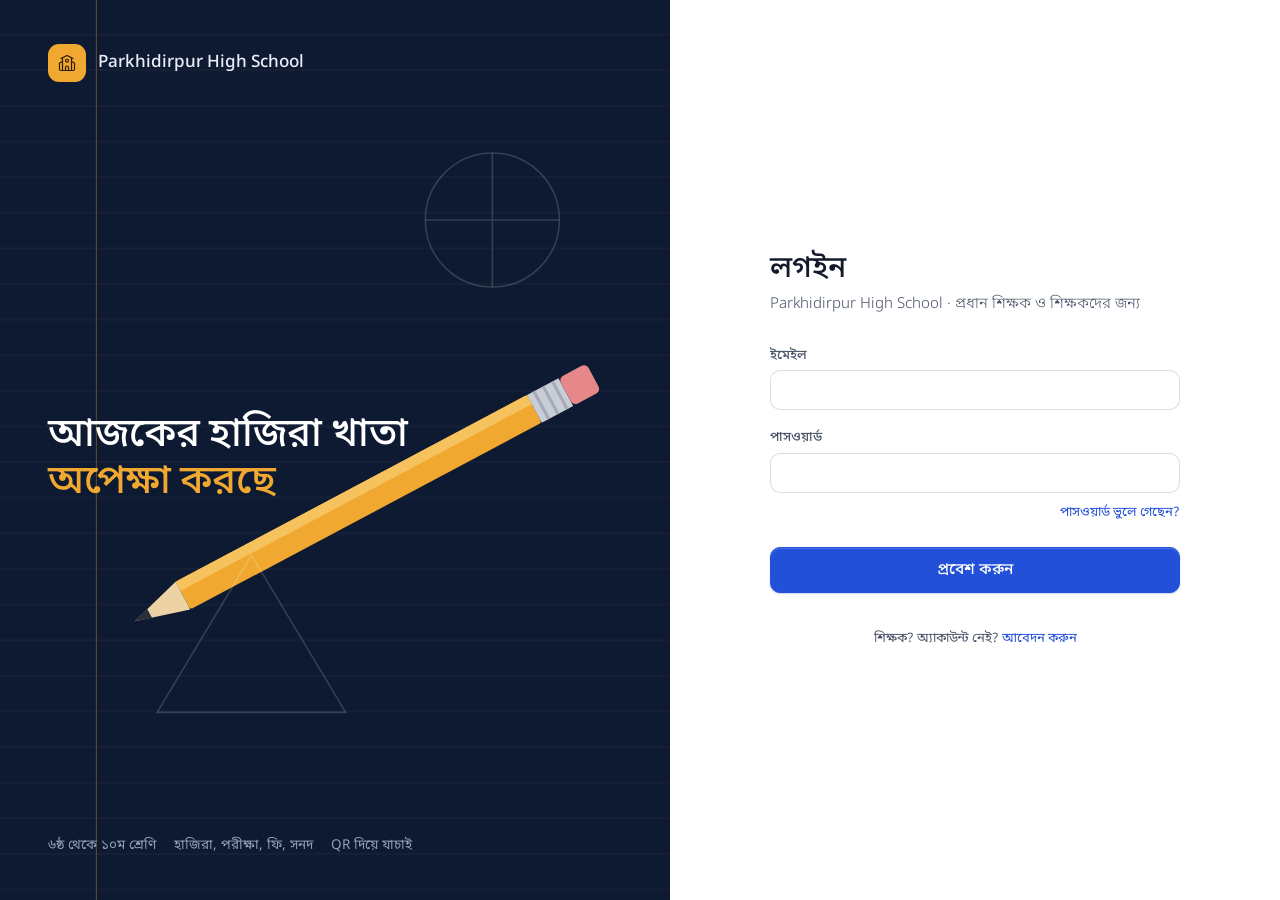
<file: hosting/index.html>
<!DOCTYPE html>
<html lang="bn">
<head>
<meta charset="utf-8">
<meta name="viewport" content="width=device-width, initial-scale=1">
<meta name="theme-color" content="#0e1a31">
<title>Parkhidirpur High School</title>
<link rel="preconnect" href="https://fonts.googleapis.com">
<link rel="preconnect" href="https://fonts.gstatic.com" crossorigin>
<link href="https://fonts.googleapis.com/css2?family=Noto+Sans+Bengali:wght@400;500;600&family=Noto+Serif+Bengali:wght@400;600&display=swap" rel="stylesheet">
<link rel="stylesheet" href="assets/app.css">
</head>
<body>
<div id="splash" class="splash"><div class="sp-mark"><svg class="sp-ring" viewBox="0 0 120 120"><circle cx="60" cy="60" r="54"/><circle class="arc" cx="60" cy="60" r="54"/></svg><div class="sp-logo" id="spLogo"></div></div><div class="sp-name" id="spName">Parkhidirpur High School</div><div class="sp-text">লোড হচ্ছে…</div></div>
<script>try{var b=JSON.parse(localStorage.getItem('sms_brand')||'null');if(b){if(b.name)document.getElementById('spName').textContent=b.name;var l=document.getElementById('spLogo');if(b.logo){var i=new Image();i.src=b.logo;l.appendChild(i)}else if(b.name){l.textContent=b.name.charAt(0)}}}catch(e){}</script>
<script src="assets/app.js"></script>
</body>
</html>
</file>
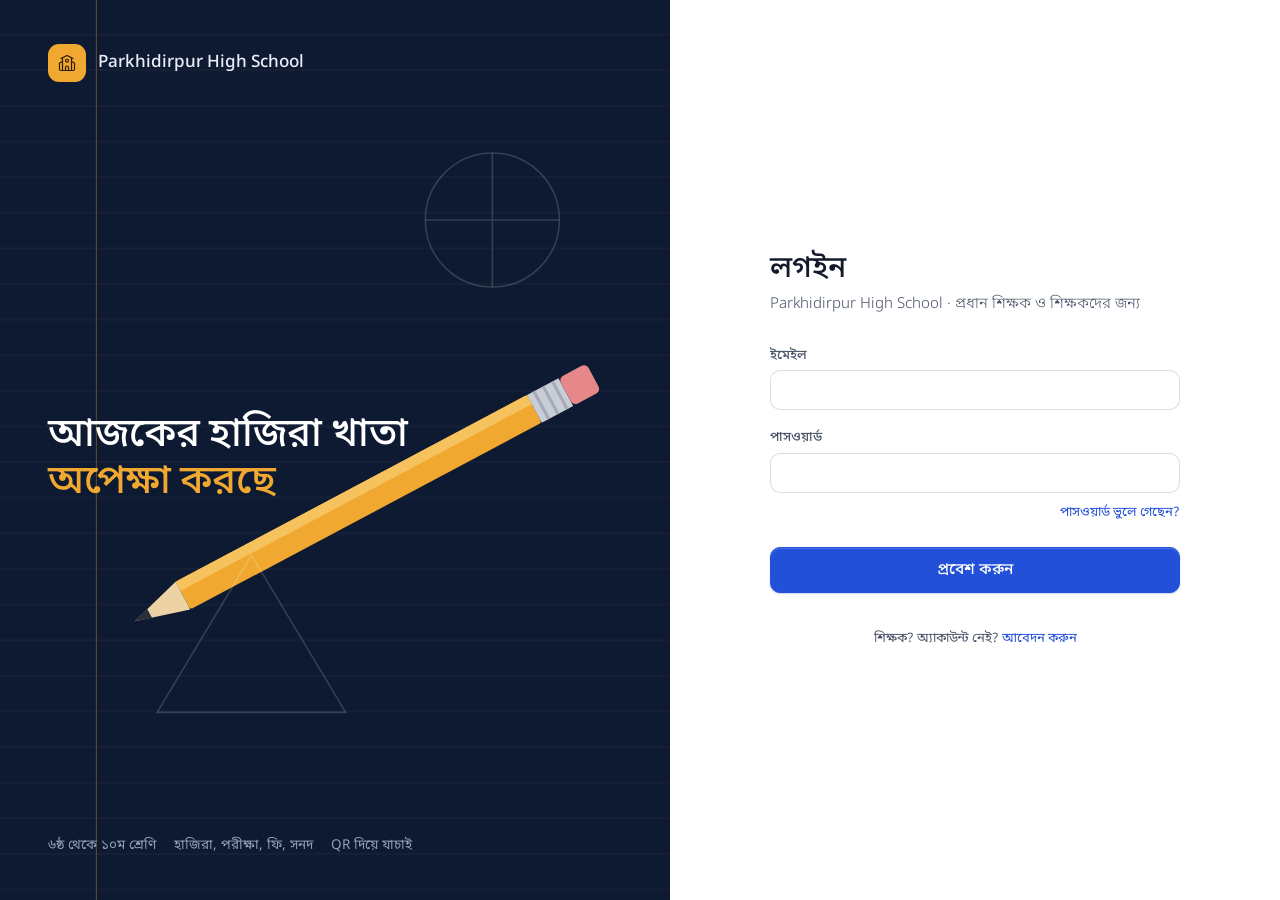
<file: source/index.html>
<!DOCTYPE html>
<html lang="bn">
<head>
<meta charset="utf-8">
<meta name="viewport" content="width=device-width, initial-scale=1">
<meta name="theme-color" content="#0e1a31">
<title>Parkhidirpur High School</title>
<link rel="preconnect" href="https://fonts.googleapis.com">
<link rel="preconnect" href="https://fonts.gstatic.com" crossorigin>
<link href="https://fonts.googleapis.com/css2?family=Noto+Sans+Bengali:wght@400;500;600&family=Noto+Serif+Bengali:wght@400;600&display=swap" rel="stylesheet">
<link rel="stylesheet" href="css/app.css">
<link rel="stylesheet" href="css/extra.css">
</head>
<body>
<div id="splash" class="splash"><div class="sp-mark"><svg class="sp-ring" viewBox="0 0 120 120"><circle cx="60" cy="60" r="54"/><circle class="arc" cx="60" cy="60" r="54"/></svg><div class="sp-logo" id="spLogo"></div></div><div class="sp-name" id="spName">Parkhidirpur High School</div><div class="sp-text">লোড হচ্ছে…</div></div>
<script>try{var b=JSON.parse(localStorage.getItem('sms_brand')||'null');if(b){if(b.name)document.getElementById('spName').textContent=b.name;var l=document.getElementById('spLogo');if(b.logo){var i=new Image();i.src=b.logo;l.appendChild(i)}else if(b.name){l.textContent=b.name.charAt(0)}}}catch(e){}</script>

<script src="js/vendor/c-app.js"></script>
<script src="js/vendor/c-auth.js"></script>
<script src="js/vendor/c-store.js"></script>
<script src="js/vendor/qrcode.js"></script>
<script src="js/vendor/html2canvas.min.js"></script>
<script src="js/vendor/jspdf.umd.min.js"></script>
<script src="js/app.js"></script>
</body>
</html>
</file>
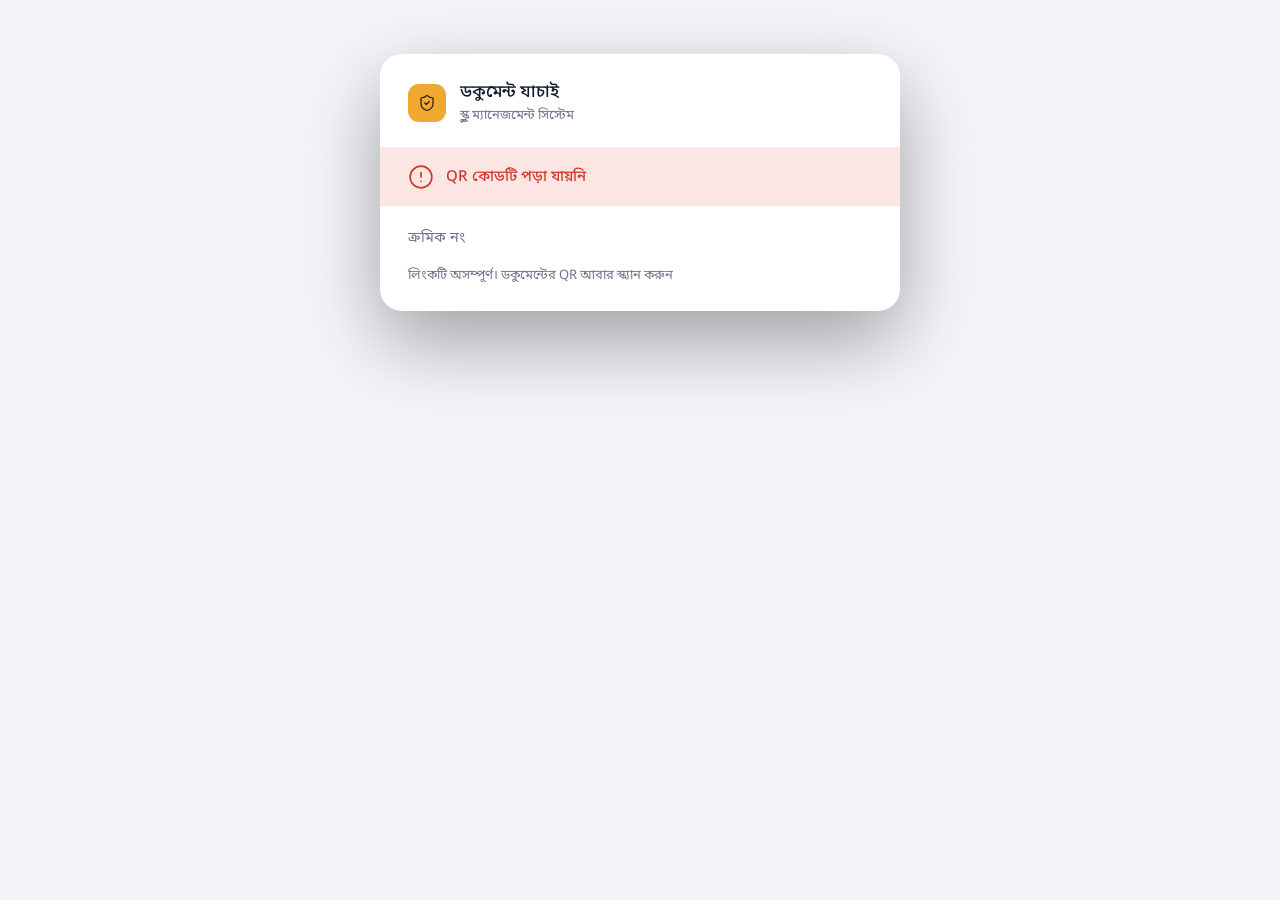
<file: hosting/verify.html>
<!DOCTYPE html>
<html lang="bn">
<head>
<meta charset="utf-8">
<meta name="viewport" content="width=device-width, initial-scale=1">
<meta name="theme-color" content="#0e1a31">
<title>ডকুমেন্ট যাচাই</title>
<link rel="preconnect" href="https://fonts.googleapis.com">
<link href="https://fonts.googleapis.com/css2?family=Noto+Sans+Bengali:wght@400;500;600&display=swap" rel="stylesheet">
<style>
  body{background:var(--side);min-height:100vh;display:flex;align-items:flex-start;justify-content:center;padding:6vh 16px}
  .vcard{width:100%;max-width:520px;background:var(--card);border-radius:22px;overflow:hidden;box-shadow:0 30px 80px rgba(0,0,0,.35)}
  .vtop{padding:26px 28px 22px;border-bottom:1px solid var(--line);display:flex;gap:14px;align-items:center}
  .vbadge{display:flex;gap:12px;align-items:center;padding:16px 28px;font-weight:500}
  .vbadge .ico{width:26px;height:26px}
  .ok{background:var(--pos-soft);color:var(--pos)} .warn{background:var(--warn-soft);color:var(--warn)} .bad{background:var(--neg-soft);color:var(--neg)}
  .vbody{padding:22px 28px 26px}
  .vbadge .vtick .ico{width:26px;height:26px}
</style>
<link rel="stylesheet" href="assets/app.css">
</head>
<body>
<div class="vcard view-enter" id="v"></div>
<div class="toasts" id="toasts"></div>
<script src="assets/v.js"></script>
</body>
</html>
</file>
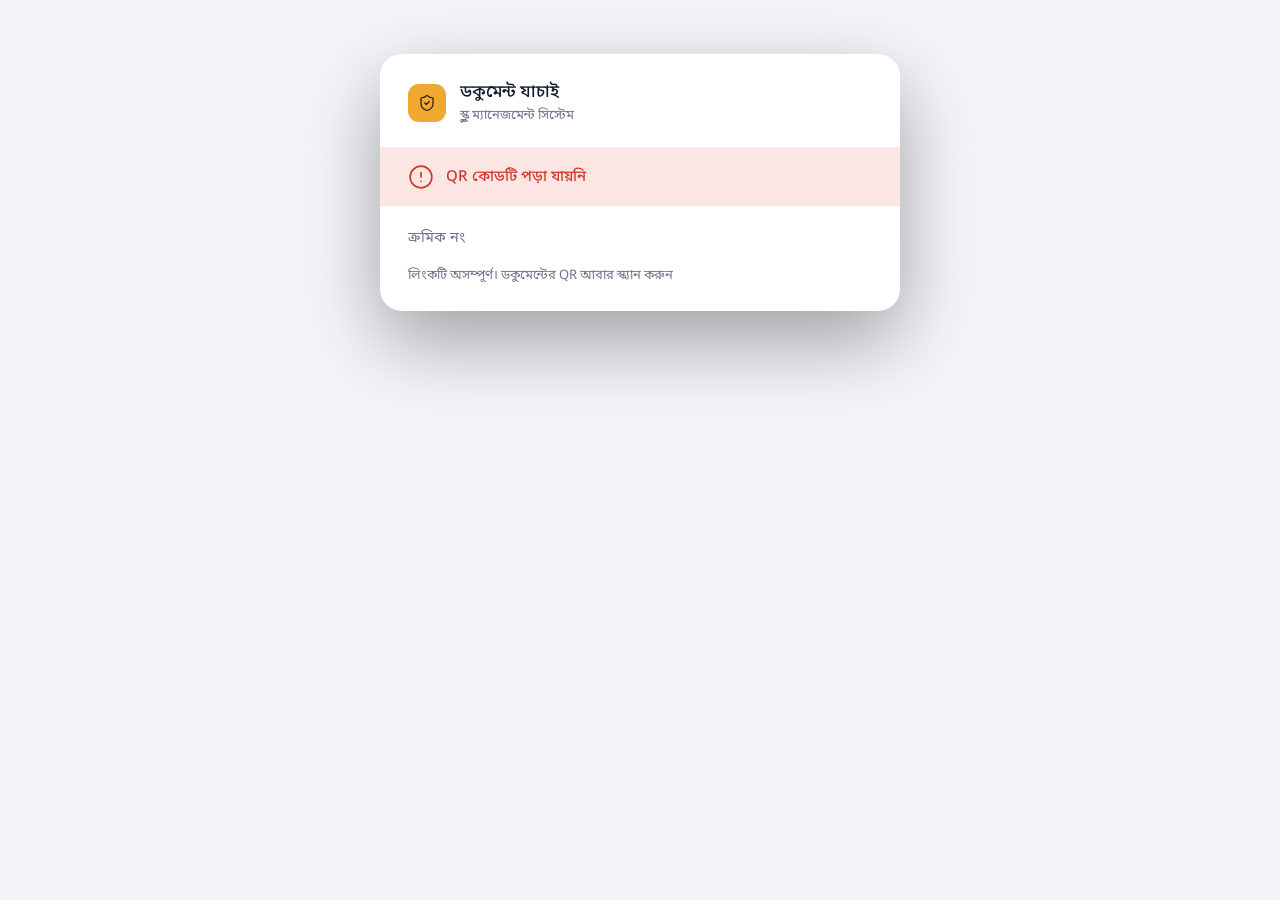
<file: source/verify.html>
<!DOCTYPE html>
<html lang="bn">
<head>
<meta charset="utf-8">
<meta name="viewport" content="width=device-width, initial-scale=1">
<meta name="theme-color" content="#0e1a31">
<title>ডকুমেন্ট যাচাই</title>
<link rel="preconnect" href="https://fonts.googleapis.com">
<link href="https://fonts.googleapis.com/css2?family=Noto+Sans+Bengali:wght@400;500;600&display=swap" rel="stylesheet">
<style>
  body{background:var(--side);min-height:100vh;display:flex;align-items:flex-start;justify-content:center;padding:6vh 16px}
  .vcard{width:100%;max-width:520px;background:var(--card);border-radius:22px;overflow:hidden;box-shadow:0 30px 80px rgba(0,0,0,.35)}
  .vtop{padding:26px 28px 22px;border-bottom:1px solid var(--line);display:flex;gap:14px;align-items:center}
  .vbadge{display:flex;gap:12px;align-items:center;padding:16px 28px;font-weight:500}
  .vbadge .ico{width:26px;height:26px}
  .ok{background:var(--pos-soft);color:var(--pos)} .warn{background:var(--warn-soft);color:var(--warn)} .bad{background:var(--neg-soft);color:var(--neg)}
  .vbody{padding:22px 28px 26px}
  .vbadge .vtick .ico{width:26px;height:26px}
</style>
<link rel="stylesheet" href="css/app.css">
</head>
<body>
<div class="vcard view-enter" id="v"></div>
<div class="toasts" id="toasts"></div>
<script src="js/vendor/c-app.js"></script>
<script src="js/vendor/c-store.js"></script>
<script src="js/verify.js"></script>
</body>
</html>
</file>
<file: source/css/extra.css>
/* সাইডবারের ঘড়ি */
.side-clock{margin:-6px 8px 14px;padding:9px 12px;border-radius:var(--r);background:#ffffff0a;border:1px solid rgba(255,255,255,.07);line-height:1.35}
.side-clock .ck-t{display:block;color:#fff;font-size:18px;font-weight:500;letter-spacing:.2px;font-variant-numeric:tabular-nums}
.side-clock .ck-d{display:block;color:var(--side-muted);font-size:12.5px}
/* শিক্ষকের বার্তার ঘণ্টা */
.topbar .bell{position:relative;flex:none}
.topbar .bell .bell-n{position:absolute;top:2px;right:0;min-width:18px;height:18px;padding:0 5px;border-radius:9px;background:var(--neg);color:#fff;font-size:11px;line-height:18px;text-align:center}
.note-row{padding:12px 14px;border:1px solid var(--line);border-radius:var(--r);margin-bottom:8px}
.note-row.new{background:var(--primary-soft);border-color:transparent}
.live-note{flex:none;animation:liveIn .25s var(--ease)}
@keyframes liveIn{from{opacity:0;transform:translateY(-4px)}to{opacity:1;transform:none}}
/* ভর্তির শুরু */
.adm-cls{display:grid;grid-template-columns:repeat(auto-fill,minmax(96px,1fr));gap:8px}
.adm-c{display:flex;flex-direction:column;align-items:center;gap:2px;padding:12px 8px;border-radius:var(--r);border:1px solid var(--line);background:var(--card);color:var(--text);font-family:var(--font);transition:border-color .15s var(--ease),background-color .15s var(--ease)}
.adm-c b{font-size:20px;font-weight:600;color:var(--primary)}
.adm-c span{font-size:12.5px;color:var(--muted)}
.adm-c:hover{background:var(--hover)}
.adm-c.on{border-color:var(--primary);background:var(--primary-soft)}
.adm-opts{display:grid;gap:10px}
.adm-o{display:flex;gap:14px;align-items:flex-start;text-align:left;padding:14px 16px;border-radius:var(--r);border:1px solid var(--line);background:var(--card);color:var(--text);font-family:var(--font);transition:border-color .15s var(--ease),background-color .15s var(--ease)}
.adm-o:hover{border-color:var(--primary);background:var(--primary-soft)}
.adm-o .ico{width:22px;height:22px;flex:none;margin-top:2px;color:var(--primary)}
.adm-o b{display:block;font-weight:500;margin-bottom:2px}
.adm-o span{display:block;font-size:13px;color:var(--muted)}
/* টিসির ছবি */
.tc-pick{display:flex;align-items:center;gap:16px}
.tc-pick>span{width:120px;height:90px;flex:none;border-radius:10px;border:1px dashed var(--line);background:var(--raised);display:grid;place-items:center;overflow:hidden;color:var(--muted)}
.tc-pick>span img{width:100%;height:100%;object-fit:cover}
.tc-pick>span .ico{width:28px;height:28px}
</file>
<file: hosting/assets/app.css>
@charset "UTF-8";/*!
* Bootstrap  v5.3.3 (https://getbootstrap.com/)
* Copyright 2011-2024 The Bootstrap Authors
* Licensed under MIT (https://github.com/twbs/bootstrap/blob/main/LICENSE)
*/:root,[data-bs-theme=light]{--bs-blue: #0d6efd;--bs-indigo: #6610f2;--bs-purple: #6f42c1;--bs-pink: #d63384;--bs-red: #dc3545;--bs-orange: #fd7e14;--bs-yellow: #ffc107;--bs-green: #198754;--bs-teal: #20c997;--bs-cyan: #0dcaf0;--bs-black: #000;--bs-white: #fff;--bs-gray: #6c757d;--bs-gray-dark: #343a40;--bs-gray-100: #f8f9fa;--bs-gray-200: #e9ecef;--bs-gray-300: #dee2e6;--bs-gray-400: #ced4da;--bs-gray-500: #adb5bd;--bs-gray-600: #6c757d;--bs-gray-700: #495057;--bs-gray-800: #343a40;--bs-gray-900: #212529;--bs-primary: #0d6efd;--bs-secondary: #6c757d;--bs-success: #198754;--bs-info: #0dcaf0;--bs-warning: #ffc107;--bs-danger: #dc3545;--bs-light: #f8f9fa;--bs-dark: #212529;--bs-primary-rgb: 13, 110, 253;--bs-secondary-rgb: 108, 117, 125;--bs-success-rgb: 25, 135, 84;--bs-info-rgb: 13, 202, 240;--bs-warning-rgb: 255, 193, 7;--bs-danger-rgb: 220, 53, 69;--bs-light-rgb: 248, 249, 250;--bs-dark-rgb: 33, 37, 41;--bs-primary-text-emphasis: #052c65;--bs-secondary-text-emphasis: #2b2f32;--bs-success-text-emphasis: #0a3622;--bs-info-text-emphasis: #055160;--bs-warning-text-emphasis: #664d03;--bs-danger-text-emphasis: #58151c;--bs-light-text-emphasis: #495057;--bs-dark-text-emphasis: #495057;--bs-primary-bg-subtle: #cfe2ff;--bs-secondary-bg-subtle: #e2e3e5;--bs-success-bg-subtle: #d1e7dd;--bs-info-bg-subtle: #cff4fc;--bs-warning-bg-subtle: #fff3cd;--bs-danger-bg-subtle: #f8d7da;--bs-light-bg-subtle: #fcfcfd;--bs-dark-bg-subtle: #ced4da;--bs-primary-border-subtle: #9ec5fe;--bs-secondary-border-subtle: #c4c8cb;--bs-success-border-subtle: #a3cfbb;--bs-info-border-subtle: #9eeaf9;--bs-warning-border-subtle: #ffe69c;--bs-danger-border-subtle: #f1aeb5;--bs-light-border-subtle: #e9ecef;--bs-dark-border-subtle: #adb5bd;--bs-white-rgb: 255, 255, 255;--bs-black-rgb: 0, 0, 0;--bs-font-sans-serif: system-ui, -apple-system, "Segoe UI", Roboto, "Helvetica Neue", "Noto Sans", "Liberation Sans", Arial, sans-serif, "Apple Color Emoji", "Segoe UI Emoji", "Segoe UI Symbol", "Noto Color Emoji";--bs-font-monospace: SFMono-Regular, Menlo, Monaco, Consolas, "Liberation Mono", "Courier New", monospace;--bs-gradient: linear-gradient( 180deg, rgba(255, 255, 255, .15), rgba(255, 255, 255, 0) );--bs-body-font-family: var(--bs-font-sans-serif);--bs-body-font-size: 1rem;--bs-body-font-weight: 400;--bs-body-line-height: 1.5;--bs-body-color: #212529;--bs-body-color-rgb: 33, 37, 41;--bs-body-bg: #fff;--bs-body-bg-rgb: 255, 255, 255;--bs-emphasis-color: #000;--bs-emphasis-color-rgb: 0, 0, 0;--bs-secondary-color: rgba(33, 37, 41, .75);--bs-secondary-color-rgb: 33, 37, 41;--bs-secondary-bg: #e9ecef;--bs-secondary-bg-rgb: 233, 236, 239;--bs-tertiary-color: rgba(33, 37, 41, .5);--bs-tertiary-color-rgb: 33, 37, 41;--bs-tertiary-bg: #f8f9fa;--bs-tertiary-bg-rgb: 248, 249, 250;--bs-heading-color: inherit;--bs-link-color: #0d6efd;--bs-link-color-rgb: 13, 110, 253;--bs-link-decoration: underline;--bs-link-hover-color: #0a58ca;--bs-link-hover-color-rgb: 10, 88, 202;--bs-code-color: #d63384;--bs-highlight-color: #212529;--bs-highlight-bg: #fff3cd;--bs-border-width: 1px;--bs-border-style: solid;--bs-border-color: #dee2e6;--bs-border-color-translucent: rgba(0, 0, 0, .175);--bs-border-radius: .375rem;--bs-border-radius-sm: .25rem;--bs-border-radius-lg: .5rem;--bs-border-radius-xl: 1rem;--bs-border-radius-xxl: 2rem;--bs-border-radius-2xl: var(--bs-border-radius-xxl);--bs-border-radius-pill: 50rem;--bs-box-shadow: 0 .5rem 1rem rgba(0, 0, 0, .15);--bs-box-shadow-sm: 0 .125rem .25rem rgba(0, 0, 0, .075);--bs-box-shadow-lg: 0 1rem 3rem rgba(0, 0, 0, .175);--bs-box-shadow-inset: inset 0 1px 2px rgba(0, 0, 0, .075);--bs-focus-ring-width: .25rem;--bs-focus-ring-opacity: .25;--bs-focus-ring-color: rgba(13, 110, 253, .25);--bs-form-valid-color: #198754;--bs-form-valid-border-color: #198754;--bs-form-invalid-color: #dc3545;--bs-form-invalid-border-color: #dc3545}[data-bs-theme=dark]{color-scheme:dark;--bs-body-color: #dee2e6;--bs-body-color-rgb: 222, 226, 230;--bs-body-bg: #212529;--bs-body-bg-rgb: 33, 37, 41;--bs-emphasis-color: #fff;--bs-emphasis-color-rgb: 255, 255, 255;--bs-secondary-color: rgba(222, 226, 230, .75);--bs-secondary-color-rgb: 222, 226, 230;--bs-secondary-bg: #343a40;--bs-secondary-bg-rgb: 52, 58, 64;--bs-tertiary-color: rgba(222, 226, 230, .5);--bs-tertiary-color-rgb: 222, 226, 230;--bs-tertiary-bg: #2b3035;--bs-tertiary-bg-rgb: 43, 48, 53;--bs-primary-text-emphasis: #6ea8fe;--bs-secondary-text-emphasis: #a7acb1;--bs-success-text-emphasis: #75b798;--bs-info-text-emphasis: #6edff6;--bs-warning-text-emphasis: #ffda6a;--bs-danger-text-emphasis: #ea868f;--bs-light-text-emphasis: #f8f9fa;--bs-dark-text-emphasis: #dee2e6;--bs-primary-bg-subtle: #031633;--bs-secondary-bg-subtle: #161719;--bs-success-bg-subtle: #051b11;--bs-info-bg-subtle: #032830;--bs-warning-bg-subtle: #332701;--bs-danger-bg-subtle: #2c0b0e;--bs-light-bg-subtle: #343a40;--bs-dark-bg-subtle: #1a1d20;--bs-primary-border-subtle: #084298;--bs-secondary-border-subtle: #41464b;--bs-success-border-subtle: #0f5132;--bs-info-border-subtle: #087990;--bs-warning-border-subtle: #997404;--bs-danger-border-subtle: #842029;--bs-light-border-subtle: #495057;--bs-dark-border-subtle: #343a40;--bs-heading-color: inherit;--bs-link-color: #6ea8fe;--bs-link-hover-color: #8bb9fe;--bs-link-color-rgb: 110, 168, 254;--bs-link-hover-color-rgb: 139, 185, 254;--bs-code-color: #e685b5;--bs-highlight-color: #dee2e6;--bs-highlight-bg: #664d03;--bs-border-color: #495057;--bs-border-color-translucent: rgba(255, 255, 255, .15);--bs-form-valid-color: #75b798;--bs-form-valid-border-color: #75b798;--bs-form-invalid-color: #ea868f;--bs-form-invalid-border-color: #ea868f}*,:after,:before{box-sizing:border-box}@media(prefers-reduced-motion:no-preference){:root{scroll-behavior:smooth}}body{margin:0;font-family:var(--bs-body-font-family);font-size:var(--bs-body-font-size);font-weight:var(--bs-body-font-weight);line-height:var(--bs-body-line-height);color:var(--bs-body-color);text-align:var(--bs-body-text-align);background-color:var(--bs-body-bg);-webkit-text-size-adjust:100%;-webkit-tap-highlight-color:transparent}hr{margin:1rem 0;color:inherit;border:0;border-top:var(--bs-border-width) solid;opacity:.25}.h1,.h2,.h3,.h4,.h5,.h6,h1,h2,h3,h4,h5,h6{margin-top:0;margin-bottom:.5rem;font-weight:500;line-height:1.2;color:var(--bs-heading-color)}.h1,h1{font-size:calc(1.375rem + 1.5vw)}@media(min-width:1200px){.h1,h1{font-size:2.5rem}}.h2,h2{font-size:calc(1.325rem + .9vw)}@media(min-width:1200px){.h2,h2{font-size:2rem}}.h3,h3{font-size:calc(1.3rem + .6vw)}@media(min-width:1200px){.h3,h3{font-size:1.75rem}}.h4,h4{font-size:calc(1.275rem + .3vw)}@media(min-width:1200px){.h4,h4{font-size:1.5rem}}.h5,h5{font-size:1.25rem}.h6,h6{font-size:1rem}p{margin-top:0;margin-bottom:1rem}abbr[title]{-webkit-text-decoration:underline dotted;text-decoration:underline dotted;cursor:help;-webkit-text-decoration-skip-ink:none;text-decoration-skip-ink:none}address{margin-bottom:1rem;font-style:normal;line-height:inherit}ol,ul{padding-left:2rem}dl,ol,ul{margin-top:0;margin-bottom:1rem}ol ol,ol ul,ul ol,ul ul{margin-bottom:0}dt{font-weight:700}dd{margin-bottom:.5rem;margin-left:0}blockquote{margin:0 0 1rem}b,strong{font-weight:bolder}.small,small{font-size:.875em}.mark,mark{padding:.1875em;color:var(--bs-highlight-color);background-color:var(--bs-highlight-bg)}sub,sup{position:relative;font-size:.75em;line-height:0;vertical-align:baseline}sub{bottom:-.25em}sup{top:-.5em}a{color:rgba(var(--bs-link-color-rgb),var(--bs-link-opacity, 1));text-decoration:underline}a:hover{--bs-link-color-rgb: var(--bs-link-hover-color-rgb)}a:not([href]):not([class]),a:not([href]):not([class]):hover{color:inherit;text-decoration:none}code,kbd,pre,samp{font-family:var(--bs-font-monospace);font-size:1em}pre{display:block;margin-top:0;margin-bottom:1rem;overflow:auto;font-size:.875em}pre code{font-size:inherit;color:inherit;word-break:normal}code{font-size:.875em;color:var(--bs-code-color);word-wrap:break-word}a>code{color:inherit}kbd{padding:.1875rem .375rem;font-size:.875em;color:var(--bs-body-bg);background-color:var(--bs-body-color);border-radius:.25rem}kbd kbd{padding:0;font-size:1em}figure{margin:0 0 1rem}img,svg{vertical-align:middle}table{caption-side:bottom;border-collapse:collapse}caption{padding-top:.5rem;padding-bottom:.5rem;color:var(--bs-secondary-color);text-align:left}th{text-align:inherit;text-align:-webkit-match-parent}tbody,td,tfoot,th,thead,tr{border-color:inherit;border-style:solid;border-width:0}label{display:inline-block}button{border-radius:0}button:focus:not(:focus-visible){outline:0}button,input,optgroup,select,textarea{margin:0;font-family:inherit;font-size:inherit;line-height:inherit}button,select{text-transform:none}[role=button]{cursor:pointer}select{word-wrap:normal}select:disabled{opacity:1}[list]:not([type=date]):not([type=datetime-local]):not([type=month]):not([type=week]):not([type=time])::-webkit-calendar-picker-indicator{display:none!important}[type=button],[type=reset],[type=submit],button{-webkit-appearance:button}[type=button]:not(:disabled),[type=reset]:not(:disabled),[type=submit]:not(:disabled),button:not(:disabled){cursor:pointer}::-moz-focus-inner{padding:0;border-style:none}textarea{resize:vertical}fieldset{min-width:0;padding:0;margin:0;border:0}legend{float:left;width:100%;padding:0;margin-bottom:.5rem;font-size:calc(1.275rem + .3vw);line-height:inherit}@media(min-width:1200px){legend{font-size:1.5rem}}legend+*{clear:left}::-webkit-datetime-edit-day-field,::-webkit-datetime-edit-fields-wrapper,::-webkit-datetime-edit-hour-field,::-webkit-datetime-edit-minute,::-webkit-datetime-edit-month-field,::-webkit-datetime-edit-text,::-webkit-datetime-edit-year-field{padding:0}::-webkit-inner-spin-button{height:auto}[type=search]{-webkit-appearance:textfield;outline-offset:-2px}::-webkit-search-decoration{-webkit-appearance:none}::-webkit-color-swatch-wrapper{padding:0}::-webkit-file-upload-button{font:inherit;-webkit-appearance:button}::file-selector-button{font:inherit;-webkit-appearance:button}output{display:inline-block}iframe{border:0}summary{display:list-item;cursor:pointer}progress{vertical-align:baseline}.lead{font-size:1.25rem;font-weight:300}.display-1{font-size:calc(1.625rem + 4.5vw);font-weight:300;line-height:1.2}@media(min-width:1200px){.display-1{font-size:5rem}}.display-2{font-size:calc(1.575rem + 3.9vw);font-weight:300;line-height:1.2}@media(min-width:1200px){.display-2{font-size:4.5rem}}.display-3{font-size:calc(1.525rem + 3.3vw);font-weight:300;line-height:1.2}@media(min-width:1200px){.display-3{font-size:4rem}}.display-4{font-size:calc(1.475rem + 2.7vw);font-weight:300;line-height:1.2}@media(min-width:1200px){.display-4{font-size:3.5rem}}.display-5{font-size:calc(1.425rem + 2.1vw);font-weight:300;line-height:1.2}@media(min-width:1200px){.display-5{font-size:3rem}}.display-6{font-size:calc(1.375rem + 1.5vw);font-weight:300;line-height:1.2}@media(min-width:1200px){.display-6{font-size:2.5rem}}.list-unstyled,.list-inline{padding-left:0;list-style:none}.list-inline-item{display:inline-block}.list-inline-item:not(:last-child){margin-right:.5rem}.initialism{font-size:.875em;text-transform:uppercase}.blockquote{margin-bottom:1rem;font-size:1.25rem}.blockquote>:last-child{margin-bottom:0}.blockquote-footer{margin-top:-1rem;margin-bottom:1rem;font-size:.875em;color:#6c757d}.blockquote-footer:before{content:"\2014\a0"}.img-fluid{max-width:100%;height:auto}.img-thumbnail{padding:.25rem;background-color:var(--bs-body-bg);border:var(--bs-border-width) solid var(--bs-border-color);border-radius:var(--bs-border-radius);max-width:100%;height:auto}.figure{display:inline-block}.figure-img{margin-bottom:.5rem;line-height:1}.figure-caption{font-size:.875em;color:var(--bs-secondary-color)}.container,.container-fluid,.container-lg,.container-md,.container-sm,.container-xl,.container-xxl{--bs-gutter-x: 1.5rem;--bs-gutter-y: 0;width:100%;padding-right:calc(var(--bs-gutter-x) * .5);padding-left:calc(var(--bs-gutter-x) * .5);margin-right:auto;margin-left:auto}@media(min-width:576px){.container,.container-sm{max-width:540px}}@media(min-width:768px){.container,.container-md,.container-sm{max-width:720px}}@media(min-width:992px){.container,.container-lg,.container-md,.container-sm{max-width:960px}}@media(min-width:1200px){.container,.container-lg,.container-md,.container-sm,.container-xl{max-width:1140px}}@media(min-width:1400px){.container,.container-lg,.container-md,.container-sm,.container-xl,.container-xxl{max-width:1320px}}:root{--bs-breakpoint-xs: 0;--bs-breakpoint-sm: 576px;--bs-breakpoint-md: 768px;--bs-breakpoint-lg: 992px;--bs-breakpoint-xl: 1200px;--bs-breakpoint-xxl: 1400px}.row{--bs-gutter-x: 1.5rem;--bs-gutter-y: 0;display:flex;flex-wrap:wrap;margin-top:calc(-1 * var(--bs-gutter-y));margin-right:calc(-.5 * var(--bs-gutter-x));margin-left:calc(-.5 * var(--bs-gutter-x))}.row>*{flex-shrink:0;width:100%;max-width:100%;padding-right:calc(var(--bs-gutter-x) * .5);padding-left:calc(var(--bs-gutter-x) * .5);margin-top:var(--bs-gutter-y)}.col{flex:1 0 0%}.row-cols-auto>*{flex:0 0 auto;width:auto}.row-cols-1>*{flex:0 0 auto;width:100%}.row-cols-2>*{flex:0 0 auto;width:50%}.row-cols-3>*{flex:0 0 auto;width:33.33333333%}.row-cols-4>*{flex:0 0 auto;width:25%}.row-cols-5>*{flex:0 0 auto;width:20%}.row-cols-6>*{flex:0 0 auto;width:16.66666667%}.col-auto{flex:0 0 auto;width:auto}.col-1{flex:0 0 auto;width:8.33333333%}.col-2{flex:0 0 auto;width:16.66666667%}.col-3{flex:0 0 auto;width:25%}.col-4{flex:0 0 auto;width:33.33333333%}.col-5{flex:0 0 auto;width:41.66666667%}.col-6{flex:0 0 auto;width:50%}.col-7{flex:0 0 auto;width:58.33333333%}.col-8{flex:0 0 auto;width:66.66666667%}.col-9{flex:0 0 auto;width:75%}.col-10{flex:0 0 auto;width:83.33333333%}.col-11{flex:0 0 auto;width:91.66666667%}.col-12{flex:0 0 auto;width:100%}.offset-1{margin-left:8.33333333%}.offset-2{margin-left:16.66666667%}.offset-3{margin-left:25%}.offset-4{margin-left:33.33333333%}.offset-5{margin-left:41.66666667%}.offset-6{margin-left:50%}.offset-7{margin-left:58.33333333%}.offset-8{margin-left:66.66666667%}.offset-9{margin-left:75%}.offset-10{margin-left:83.33333333%}.offset-11{margin-left:91.66666667%}.g-0,.gx-0{--bs-gutter-x: 0}.g-0,.gy-0{--bs-gutter-y: 0}.g-1,.gx-1{--bs-gutter-x: .25rem}.g-1,.gy-1{--bs-gutter-y: .25rem}.g-2,.gx-2{--bs-gutter-x: .5rem}.g-2,.gy-2{--bs-gutter-y: .5rem}.g-3,.gx-3{--bs-gutter-x: 1rem}.g-3,.gy-3{--bs-gutter-y: 1rem}.g-4,.gx-4{--bs-gutter-x: 1.5rem}.g-4,.gy-4{--bs-gutter-y: 1.5rem}.g-5,.gx-5{--bs-gutter-x: 3rem}.g-5,.gy-5{--bs-gutter-y: 3rem}@media(min-width:576px){.col-sm{flex:1 0 0%}.row-cols-sm-auto>*{flex:0 0 auto;width:auto}.row-cols-sm-1>*{flex:0 0 auto;width:100%}.row-cols-sm-2>*{flex:0 0 auto;width:50%}.row-cols-sm-3>*{flex:0 0 auto;width:33.33333333%}.row-cols-sm-4>*{flex:0 0 auto;width:25%}.row-cols-sm-5>*{flex:0 0 auto;width:20%}.row-cols-sm-6>*{flex:0 0 auto;width:16.66666667%}.col-sm-auto{flex:0 0 auto;width:auto}.col-sm-1{flex:0 0 auto;width:8.33333333%}.col-sm-2{flex:0 0 auto;width:16.66666667%}.col-sm-3{flex:0 0 auto;width:25%}.col-sm-4{flex:0 0 auto;width:33.33333333%}.col-sm-5{flex:0 0 auto;width:41.66666667%}.col-sm-6{flex:0 0 auto;width:50%}.col-sm-7{flex:0 0 auto;width:58.33333333%}.col-sm-8{flex:0 0 auto;width:66.66666667%}.col-sm-9{flex:0 0 auto;width:75%}.col-sm-10{flex:0 0 auto;width:83.33333333%}.col-sm-11{flex:0 0 auto;width:91.66666667%}.col-sm-12{flex:0 0 auto;width:100%}.offset-sm-0{margin-left:0}.offset-sm-1{margin-left:8.33333333%}.offset-sm-2{margin-left:16.66666667%}.offset-sm-3{margin-left:25%}.offset-sm-4{margin-left:33.33333333%}.offset-sm-5{margin-left:41.66666667%}.offset-sm-6{margin-left:50%}.offset-sm-7{margin-left:58.33333333%}.offset-sm-8{margin-left:66.66666667%}.offset-sm-9{margin-left:75%}.offset-sm-10{margin-left:83.33333333%}.offset-sm-11{margin-left:91.66666667%}.g-sm-0,.gx-sm-0{--bs-gutter-x: 0}.g-sm-0,.gy-sm-0{--bs-gutter-y: 0}.g-sm-1,.gx-sm-1{--bs-gutter-x: .25rem}.g-sm-1,.gy-sm-1{--bs-gutter-y: .25rem}.g-sm-2,.gx-sm-2{--bs-gutter-x: .5rem}.g-sm-2,.gy-sm-2{--bs-gutter-y: .5rem}.g-sm-3,.gx-sm-3{--bs-gutter-x: 1rem}.g-sm-3,.gy-sm-3{--bs-gutter-y: 1rem}.g-sm-4,.gx-sm-4{--bs-gutter-x: 1.5rem}.g-sm-4,.gy-sm-4{--bs-gutter-y: 1.5rem}.g-sm-5,.gx-sm-5{--bs-gutter-x: 3rem}.g-sm-5,.gy-sm-5{--bs-gutter-y: 3rem}}@media(min-width:768px){.col-md{flex:1 0 0%}.row-cols-md-auto>*{flex:0 0 auto;width:auto}.row-cols-md-1>*{flex:0 0 auto;width:100%}.row-cols-md-2>*{flex:0 0 auto;width:50%}.row-cols-md-3>*{flex:0 0 auto;width:33.33333333%}.row-cols-md-4>*{flex:0 0 auto;width:25%}.row-cols-md-5>*{flex:0 0 auto;width:20%}.row-cols-md-6>*{flex:0 0 auto;width:16.66666667%}.col-md-auto{flex:0 0 auto;width:auto}.col-md-1{flex:0 0 auto;width:8.33333333%}.col-md-2{flex:0 0 auto;width:16.66666667%}.col-md-3{flex:0 0 auto;width:25%}.col-md-4{flex:0 0 auto;width:33.33333333%}.col-md-5{flex:0 0 auto;width:41.66666667%}.col-md-6{flex:0 0 auto;width:50%}.col-md-7{flex:0 0 auto;width:58.33333333%}.col-md-8{flex:0 0 auto;width:66.66666667%}.col-md-9{flex:0 0 auto;width:75%}.col-md-10{flex:0 0 auto;width:83.33333333%}.col-md-11{flex:0 0 auto;width:91.66666667%}.col-md-12{flex:0 0 auto;width:100%}.offset-md-0{margin-left:0}.offset-md-1{margin-left:8.33333333%}.offset-md-2{margin-left:16.66666667%}.offset-md-3{margin-left:25%}.offset-md-4{margin-left:33.33333333%}.offset-md-5{margin-left:41.66666667%}.offset-md-6{margin-left:50%}.offset-md-7{margin-left:58.33333333%}.offset-md-8{margin-left:66.66666667%}.offset-md-9{margin-left:75%}.offset-md-10{margin-left:83.33333333%}.offset-md-11{margin-left:91.66666667%}.g-md-0,.gx-md-0{--bs-gutter-x: 0}.g-md-0,.gy-md-0{--bs-gutter-y: 0}.g-md-1,.gx-md-1{--bs-gutter-x: .25rem}.g-md-1,.gy-md-1{--bs-gutter-y: .25rem}.g-md-2,.gx-md-2{--bs-gutter-x: .5rem}.g-md-2,.gy-md-2{--bs-gutter-y: .5rem}.g-md-3,.gx-md-3{--bs-gutter-x: 1rem}.g-md-3,.gy-md-3{--bs-gutter-y: 1rem}.g-md-4,.gx-md-4{--bs-gutter-x: 1.5rem}.g-md-4,.gy-md-4{--bs-gutter-y: 1.5rem}.g-md-5,.gx-md-5{--bs-gutter-x: 3rem}.g-md-5,.gy-md-5{--bs-gutter-y: 3rem}}@media(min-width:992px){.col-lg{flex:1 0 0%}.row-cols-lg-auto>*{flex:0 0 auto;width:auto}.row-cols-lg-1>*{flex:0 0 auto;width:100%}.row-cols-lg-2>*{flex:0 0 auto;width:50%}.row-cols-lg-3>*{flex:0 0 auto;width:33.33333333%}.row-cols-lg-4>*{flex:0 0 auto;width:25%}.row-cols-lg-5>*{flex:0 0 auto;width:20%}.row-cols-lg-6>*{flex:0 0 auto;width:16.66666667%}.col-lg-auto{flex:0 0 auto;width:auto}.col-lg-1{flex:0 0 auto;width:8.33333333%}.col-lg-2{flex:0 0 auto;width:16.66666667%}.col-lg-3{flex:0 0 auto;width:25%}.col-lg-4{flex:0 0 auto;width:33.33333333%}.col-lg-5{flex:0 0 auto;width:41.66666667%}.col-lg-6{flex:0 0 auto;width:50%}.col-lg-7{flex:0 0 auto;width:58.33333333%}.col-lg-8{flex:0 0 auto;width:66.66666667%}.col-lg-9{flex:0 0 auto;width:75%}.col-lg-10{flex:0 0 auto;width:83.33333333%}.col-lg-11{flex:0 0 auto;width:91.66666667%}.col-lg-12{flex:0 0 auto;width:100%}.offset-lg-0{margin-left:0}.offset-lg-1{margin-left:8.33333333%}.offset-lg-2{margin-left:16.66666667%}.offset-lg-3{margin-left:25%}.offset-lg-4{margin-left:33.33333333%}.offset-lg-5{margin-left:41.66666667%}.offset-lg-6{margin-left:50%}.offset-lg-7{margin-left:58.33333333%}.offset-lg-8{margin-left:66.66666667%}.offset-lg-9{margin-left:75%}.offset-lg-10{margin-left:83.33333333%}.offset-lg-11{margin-left:91.66666667%}.g-lg-0,.gx-lg-0{--bs-gutter-x: 0}.g-lg-0,.gy-lg-0{--bs-gutter-y: 0}.g-lg-1,.gx-lg-1{--bs-gutter-x: .25rem}.g-lg-1,.gy-lg-1{--bs-gutter-y: .25rem}.g-lg-2,.gx-lg-2{--bs-gutter-x: .5rem}.g-lg-2,.gy-lg-2{--bs-gutter-y: .5rem}.g-lg-3,.gx-lg-3{--bs-gutter-x: 1rem}.g-lg-3,.gy-lg-3{--bs-gutter-y: 1rem}.g-lg-4,.gx-lg-4{--bs-gutter-x: 1.5rem}.g-lg-4,.gy-lg-4{--bs-gutter-y: 1.5rem}.g-lg-5,.gx-lg-5{--bs-gutter-x: 3rem}.g-lg-5,.gy-lg-5{--bs-gutter-y: 3rem}}@media(min-width:1200px){.col-xl{flex:1 0 0%}.row-cols-xl-auto>*{flex:0 0 auto;width:auto}.row-cols-xl-1>*{flex:0 0 auto;width:100%}.row-cols-xl-2>*{flex:0 0 auto;width:50%}.row-cols-xl-3>*{flex:0 0 auto;width:33.33333333%}.row-cols-xl-4>*{flex:0 0 auto;width:25%}.row-cols-xl-5>*{flex:0 0 auto;width:20%}.row-cols-xl-6>*{flex:0 0 auto;width:16.66666667%}.col-xl-auto{flex:0 0 auto;width:auto}.col-xl-1{flex:0 0 auto;width:8.33333333%}.col-xl-2{flex:0 0 auto;width:16.66666667%}.col-xl-3{flex:0 0 auto;width:25%}.col-xl-4{flex:0 0 auto;width:33.33333333%}.col-xl-5{flex:0 0 auto;width:41.66666667%}.col-xl-6{flex:0 0 auto;width:50%}.col-xl-7{flex:0 0 auto;width:58.33333333%}.col-xl-8{flex:0 0 auto;width:66.66666667%}.col-xl-9{flex:0 0 auto;width:75%}.col-xl-10{flex:0 0 auto;width:83.33333333%}.col-xl-11{flex:0 0 auto;width:91.66666667%}.col-xl-12{flex:0 0 auto;width:100%}.offset-xl-0{margin-left:0}.offset-xl-1{margin-left:8.33333333%}.offset-xl-2{margin-left:16.66666667%}.offset-xl-3{margin-left:25%}.offset-xl-4{margin-left:33.33333333%}.offset-xl-5{margin-left:41.66666667%}.offset-xl-6{margin-left:50%}.offset-xl-7{margin-left:58.33333333%}.offset-xl-8{margin-left:66.66666667%}.offset-xl-9{margin-left:75%}.offset-xl-10{margin-left:83.33333333%}.offset-xl-11{margin-left:91.66666667%}.g-xl-0,.gx-xl-0{--bs-gutter-x: 0}.g-xl-0,.gy-xl-0{--bs-gutter-y: 0}.g-xl-1,.gx-xl-1{--bs-gutter-x: .25rem}.g-xl-1,.gy-xl-1{--bs-gutter-y: .25rem}.g-xl-2,.gx-xl-2{--bs-gutter-x: .5rem}.g-xl-2,.gy-xl-2{--bs-gutter-y: .5rem}.g-xl-3,.gx-xl-3{--bs-gutter-x: 1rem}.g-xl-3,.gy-xl-3{--bs-gutter-y: 1rem}.g-xl-4,.gx-xl-4{--bs-gutter-x: 1.5rem}.g-xl-4,.gy-xl-4{--bs-gutter-y: 1.5rem}.g-xl-5,.gx-xl-5{--bs-gutter-x: 3rem}.g-xl-5,.gy-xl-5{--bs-gutter-y: 3rem}}@media(min-width:1400px){.col-xxl{flex:1 0 0%}.row-cols-xxl-auto>*{flex:0 0 auto;width:auto}.row-cols-xxl-1>*{flex:0 0 auto;width:100%}.row-cols-xxl-2>*{flex:0 0 auto;width:50%}.row-cols-xxl-3>*{flex:0 0 auto;width:33.33333333%}.row-cols-xxl-4>*{flex:0 0 auto;width:25%}.row-cols-xxl-5>*{flex:0 0 auto;width:20%}.row-cols-xxl-6>*{flex:0 0 auto;width:16.66666667%}.col-xxl-auto{flex:0 0 auto;width:auto}.col-xxl-1{flex:0 0 auto;width:8.33333333%}.col-xxl-2{flex:0 0 auto;width:16.66666667%}.col-xxl-3{flex:0 0 auto;width:25%}.col-xxl-4{flex:0 0 auto;width:33.33333333%}.col-xxl-5{flex:0 0 auto;width:41.66666667%}.col-xxl-6{flex:0 0 auto;width:50%}.col-xxl-7{flex:0 0 auto;width:58.33333333%}.col-xxl-8{flex:0 0 auto;width:66.66666667%}.col-xxl-9{flex:0 0 auto;width:75%}.col-xxl-10{flex:0 0 auto;width:83.33333333%}.col-xxl-11{flex:0 0 auto;width:91.66666667%}.col-xxl-12{flex:0 0 auto;width:100%}.offset-xxl-0{margin-left:0}.offset-xxl-1{margin-left:8.33333333%}.offset-xxl-2{margin-left:16.66666667%}.offset-xxl-3{margin-left:25%}.offset-xxl-4{margin-left:33.33333333%}.offset-xxl-5{margin-left:41.66666667%}.offset-xxl-6{margin-left:50%}.offset-xxl-7{margin-left:58.33333333%}.offset-xxl-8{margin-left:66.66666667%}.offset-xxl-9{margin-left:75%}.offset-xxl-10{margin-left:83.33333333%}.offset-xxl-11{margin-left:91.66666667%}.g-xxl-0,.gx-xxl-0{--bs-gutter-x: 0}.g-xxl-0,.gy-xxl-0{--bs-gutter-y: 0}.g-xxl-1,.gx-xxl-1{--bs-gutter-x: .25rem}.g-xxl-1,.gy-xxl-1{--bs-gutter-y: .25rem}.g-xxl-2,.gx-xxl-2{--bs-gutter-x: .5rem}.g-xxl-2,.gy-xxl-2{--bs-gutter-y: .5rem}.g-xxl-3,.gx-xxl-3{--bs-gutter-x: 1rem}.g-xxl-3,.gy-xxl-3{--bs-gutter-y: 1rem}.g-xxl-4,.gx-xxl-4{--bs-gutter-x: 1.5rem}.g-xxl-4,.gy-xxl-4{--bs-gutter-y: 1.5rem}.g-xxl-5,.gx-xxl-5{--bs-gutter-x: 3rem}.g-xxl-5,.gy-xxl-5{--bs-gutter-y: 3rem}}.table{--bs-table-color-type: initial;--bs-table-bg-type: initial;--bs-table-color-state: initial;--bs-table-bg-state: initial;--bs-table-color: var(--bs-emphasis-color);--bs-table-bg: var(--bs-body-bg);--bs-table-border-color: var(--bs-border-color);--bs-table-accent-bg: transparent;--bs-table-striped-color: var(--bs-emphasis-color);--bs-table-striped-bg: rgba(var(--bs-emphasis-color-rgb), .05);--bs-table-active-color: var(--bs-emphasis-color);--bs-table-active-bg: rgba(var(--bs-emphasis-color-rgb), .1);--bs-table-hover-color: var(--bs-emphasis-color);--bs-table-hover-bg: rgba(var(--bs-emphasis-color-rgb), .075);width:100%;margin-bottom:1rem;vertical-align:top;border-color:var(--bs-table-border-color)}.table>:not(caption)>*>*{padding:.5rem;color:var( --bs-table-color-state, var(--bs-table-color-type, var(--bs-table-color)) );background-color:var(--bs-table-bg);border-bottom-width:var(--bs-border-width);box-shadow:inset 0 0 0 9999px var(--bs-table-bg-state, var(--bs-table-bg-type, var(--bs-table-accent-bg)))}.table>tbody{vertical-align:inherit}.table>thead{vertical-align:bottom}.table-group-divider{border-top:calc(var(--bs-border-width) * 2) solid currentcolor}.caption-top{caption-side:top}.table-sm>:not(caption)>*>*{padding:.25rem}.table-bordered>:not(caption)>*{border-width:var(--bs-border-width) 0}.table-bordered>:not(caption)>*>*{border-width:0 var(--bs-border-width)}.table-borderless>:not(caption)>*>*{border-bottom-width:0}.table-borderless>:not(:first-child){border-top-width:0}.table-striped>tbody>tr:nth-of-type(odd)>*{--bs-table-color-type: var(--bs-table-striped-color);--bs-table-bg-type: var(--bs-table-striped-bg)}.table-striped-columns>:not(caption)>tr>:nth-child(2n){--bs-table-color-type: var(--bs-table-striped-color);--bs-table-bg-type: var(--bs-table-striped-bg)}.table-active{--bs-table-color-state: var(--bs-table-active-color);--bs-table-bg-state: var(--bs-table-active-bg)}.table-hover>tbody>tr:hover>*{--bs-table-color-state: var(--bs-table-hover-color);--bs-table-bg-state: var(--bs-table-hover-bg)}.table-primary{--bs-table-color: #000;--bs-table-bg: #cfe2ff;--bs-table-border-color: #a6b5cc;--bs-table-striped-bg: #c5d7f2;--bs-table-striped-color: #000;--bs-table-active-bg: #bacbe6;--bs-table-active-color: #000;--bs-table-hover-bg: #bfd1ec;--bs-table-hover-color: #000;color:var(--bs-table-color);border-color:var(--bs-table-border-color)}.table-secondary{--bs-table-color: #000;--bs-table-bg: #e2e3e5;--bs-table-border-color: #b5b6b7;--bs-table-striped-bg: #d7d8da;--bs-table-striped-color: #000;--bs-table-active-bg: #cbccce;--bs-table-active-color: #000;--bs-table-hover-bg: #d1d2d4;--bs-table-hover-color: #000;color:var(--bs-table-color);border-color:var(--bs-table-border-color)}.table-success{--bs-table-color: #000;--bs-table-bg: #d1e7dd;--bs-table-border-color: #a7b9b1;--bs-table-striped-bg: #c7dbd2;--bs-table-striped-color: #000;--bs-table-active-bg: #bcd0c7;--bs-table-active-color: #000;--bs-table-hover-bg: #c1d6cc;--bs-table-hover-color: #000;color:var(--bs-table-color);border-color:var(--bs-table-border-color)}.table-info{--bs-table-color: #000;--bs-table-bg: #cff4fc;--bs-table-border-color: #a6c3ca;--bs-table-striped-bg: #c5e8ef;--bs-table-striped-color: #000;--bs-table-active-bg: #badce3;--bs-table-active-color: #000;--bs-table-hover-bg: #bfe2e9;--bs-table-hover-color: #000;color:var(--bs-table-color);border-color:var(--bs-table-border-color)}.table-warning{--bs-table-color: #000;--bs-table-bg: #fff3cd;--bs-table-border-color: #ccc2a4;--bs-table-striped-bg: #f2e7c3;--bs-table-striped-color: #000;--bs-table-active-bg: #e6dbb9;--bs-table-active-color: #000;--bs-table-hover-bg: #ece1be;--bs-table-hover-color: #000;color:var(--bs-table-color);border-color:var(--bs-table-border-color)}.table-danger{--bs-table-color: #000;--bs-table-bg: #f8d7da;--bs-table-border-color: #c6acae;--bs-table-striped-bg: #eccccf;--bs-table-striped-color: #000;--bs-table-active-bg: #dfc2c4;--bs-table-active-color: #000;--bs-table-hover-bg: #e5c7ca;--bs-table-hover-color: #000;color:var(--bs-table-color);border-color:var(--bs-table-border-color)}.table-light{--bs-table-color: #000;--bs-table-bg: #f8f9fa;--bs-table-border-color: #c6c7c8;--bs-table-striped-bg: #ecedee;--bs-table-striped-color: #000;--bs-table-active-bg: #dfe0e1;--bs-table-active-color: #000;--bs-table-hover-bg: #e5e6e7;--bs-table-hover-color: #000;color:var(--bs-table-color);border-color:var(--bs-table-border-color)}.table-dark{--bs-table-color: #fff;--bs-table-bg: #212529;--bs-table-border-color: #4d5154;--bs-table-striped-bg: #2c3034;--bs-table-striped-color: #fff;--bs-table-active-bg: #373b3e;--bs-table-active-color: #fff;--bs-table-hover-bg: #323539;--bs-table-hover-color: #fff;color:var(--bs-table-color);border-color:var(--bs-table-border-color)}.table-responsive{overflow-x:auto;-webkit-overflow-scrolling:touch}@media(max-width:575.98px){.table-responsive-sm{overflow-x:auto;-webkit-overflow-scrolling:touch}}@media(max-width:767.98px){.table-responsive-md{overflow-x:auto;-webkit-overflow-scrolling:touch}}@media(max-width:991.98px){.table-responsive-lg{overflow-x:auto;-webkit-overflow-scrolling:touch}}@media(max-width:1199.98px){.table-responsive-xl{overflow-x:auto;-webkit-overflow-scrolling:touch}}@media(max-width:1399.98px){.table-responsive-xxl{overflow-x:auto;-webkit-overflow-scrolling:touch}}.form-label{margin-bottom:.5rem}.col-form-label{padding-top:calc(.375rem + var(--bs-border-width));padding-bottom:calc(.375rem + var(--bs-border-width));margin-bottom:0;font-size:inherit;line-height:1.5}.col-form-label-lg{padding-top:calc(.5rem + var(--bs-border-width));padding-bottom:calc(.5rem + var(--bs-border-width));font-size:1.25rem}.col-form-label-sm{padding-top:calc(.25rem + var(--bs-border-width));padding-bottom:calc(.25rem + var(--bs-border-width));font-size:.875rem}.form-text{margin-top:.25rem;font-size:.875em;color:var(--bs-secondary-color)}.form-control{display:block;width:100%;padding:.375rem .75rem;font-size:1rem;font-weight:400;line-height:1.5;color:var(--bs-body-color);-webkit-appearance:none;-moz-appearance:none;appearance:none;background-color:var(--bs-body-bg);background-clip:padding-box;border:var(--bs-border-width) solid var(--bs-border-color);border-radius:var(--bs-border-radius);transition:border-color .15s ease-in-out,box-shadow .15s ease-in-out}@media(prefers-reduced-motion:reduce){.form-control{transition:none}}.form-control[type=file]{overflow:hidden}.form-control[type=file]:not(:disabled):not([readonly]){cursor:pointer}.form-control:focus{color:var(--bs-body-color);background-color:var(--bs-body-bg);border-color:#86b7fe;outline:0;box-shadow:0 0 0 .25rem #0d6efd40}.form-control::-webkit-date-and-time-value{min-width:85px;height:1.5em;margin:0}.form-control::-webkit-datetime-edit{display:block;padding:0}.form-control::-moz-placeholder{color:var(--bs-secondary-color);opacity:1}.form-control::placeholder{color:var(--bs-secondary-color);opacity:1}.form-control:disabled{background-color:var(--bs-secondary-bg);opacity:1}.form-control::-webkit-file-upload-button{padding:.375rem .75rem;margin:-.375rem -.75rem;-webkit-margin-end:.75rem;margin-inline-end:.75rem;color:var(--bs-body-color);background-color:var(--bs-tertiary-bg);pointer-events:none;border-color:inherit;border-style:solid;border-width:0;border-inline-end-width:var(--bs-border-width);border-radius:0;-webkit-transition:color .15s ease-in-out,background-color .15s ease-in-out,border-color .15s ease-in-out,box-shadow .15s ease-in-out;transition:color .15s ease-in-out,background-color .15s ease-in-out,border-color .15s ease-in-out,box-shadow .15s ease-in-out}.form-control::file-selector-button{padding:.375rem .75rem;margin:-.375rem -.75rem;-webkit-margin-end:.75rem;margin-inline-end:.75rem;color:var(--bs-body-color);background-color:var(--bs-tertiary-bg);pointer-events:none;border-color:inherit;border-style:solid;border-width:0;border-inline-end-width:var(--bs-border-width);border-radius:0;transition:color .15s ease-in-out,background-color .15s ease-in-out,border-color .15s ease-in-out,box-shadow .15s ease-in-out}@media(prefers-reduced-motion:reduce){.form-control::-webkit-file-upload-button{-webkit-transition:none;transition:none}.form-control::file-selector-button{transition:none}}.form-control:hover:not(:disabled):not([readonly])::-webkit-file-upload-button{background-color:var(--bs-secondary-bg)}.form-control:hover:not(:disabled):not([readonly])::file-selector-button{background-color:var(--bs-secondary-bg)}.form-control-plaintext{display:block;width:100%;padding:.375rem 0;margin-bottom:0;line-height:1.5;color:var(--bs-body-color);background-color:transparent;border:solid transparent;border-width:var(--bs-border-width) 0}.form-control-plaintext:focus{outline:0}.form-control-plaintext.form-control-lg,.form-control-plaintext.form-control-sm{padding-right:0;padding-left:0}.form-control-sm{min-height:calc(1.5em + .5rem + calc(var(--bs-border-width) * 2));padding:.25rem .5rem;font-size:.875rem;border-radius:var(--bs-border-radius-sm)}.form-control-sm::-webkit-file-upload-button{padding:.25rem .5rem;margin:-.25rem -.5rem;-webkit-margin-end:.5rem;margin-inline-end:.5rem}.form-control-sm::file-selector-button{padding:.25rem .5rem;margin:-.25rem -.5rem;-webkit-margin-end:.5rem;margin-inline-end:.5rem}.form-control-lg{min-height:calc(1.5em + 1rem + calc(var(--bs-border-width) * 2));padding:.5rem 1rem;font-size:1.25rem;border-radius:var(--bs-border-radius-lg)}.form-control-lg::-webkit-file-upload-button{padding:.5rem 1rem;margin:-.5rem -1rem;-webkit-margin-end:1rem;margin-inline-end:1rem}.form-control-lg::file-selector-button{padding:.5rem 1rem;margin:-.5rem -1rem;-webkit-margin-end:1rem;margin-inline-end:1rem}textarea.form-control{min-height:calc(1.5em + .75rem + calc(var(--bs-border-width) * 2))}textarea.form-control-sm{min-height:calc(1.5em + .5rem + calc(var(--bs-border-width) * 2))}textarea.form-control-lg{min-height:calc(1.5em + 1rem + calc(var(--bs-border-width) * 2))}.form-control-color{width:3rem;height:calc(1.5em + .75rem + calc(var(--bs-border-width) * 2));padding:.375rem}.form-control-color:not(:disabled):not([readonly]){cursor:pointer}.form-control-color::-moz-color-swatch{border:0!important;border-radius:var(--bs-border-radius)}.form-control-color::-webkit-color-swatch{border:0!important;border-radius:var(--bs-border-radius)}.form-control-color.form-control-sm{height:calc(1.5em + .5rem + calc(var(--bs-border-width) * 2))}.form-control-color.form-control-lg{height:calc(1.5em + 1rem + calc(var(--bs-border-width) * 2))}.form-select{--bs-form-select-bg-img: url("data:image/svg+xml,%3csvg xmlns='http://www.w3.org/2000/svg' viewBox='0 0 16 16'%3e%3cpath fill='none' stroke='%23343a40' stroke-linecap='round' stroke-linejoin='round' stroke-width='2' d='m2 5 6 6 6-6'/%3e%3c/svg%3e");display:block;width:100%;padding:.375rem 2.25rem .375rem .75rem;font-size:1rem;font-weight:400;line-height:1.5;color:var(--bs-body-color);-webkit-appearance:none;-moz-appearance:none;appearance:none;background-color:var(--bs-body-bg);background-image:var(--bs-form-select-bg-img),var(--bs-form-select-bg-icon, none);background-repeat:no-repeat;background-position:right .75rem center;background-size:16px 12px;border:var(--bs-border-width) solid var(--bs-border-color);border-radius:var(--bs-border-radius);transition:border-color .15s ease-in-out,box-shadow .15s ease-in-out}@media(prefers-reduced-motion:reduce){.form-select{transition:none}}.form-select:focus{border-color:#86b7fe;outline:0;box-shadow:0 0 0 .25rem #0d6efd40}.form-select[multiple],.form-select[size]:not([size="1"]){padding-right:.75rem;background-image:none}.form-select:disabled{background-color:var(--bs-secondary-bg)}.form-select:-moz-focusring{color:transparent;text-shadow:0 0 0 var(--bs-body-color)}.form-select-sm{padding-top:.25rem;padding-bottom:.25rem;padding-left:.5rem;font-size:.875rem;border-radius:var(--bs-border-radius-sm)}.form-select-lg{padding-top:.5rem;padding-bottom:.5rem;padding-left:1rem;font-size:1.25rem;border-radius:var(--bs-border-radius-lg)}[data-bs-theme=dark] .form-select{--bs-form-select-bg-img: url("data:image/svg+xml,%3csvg xmlns='http://www.w3.org/2000/svg' viewBox='0 0 16 16'%3e%3cpath fill='none' stroke='%23dee2e6' stroke-linecap='round' stroke-linejoin='round' stroke-width='2' d='m2 5 6 6 6-6'/%3e%3c/svg%3e")}.form-check{display:block;min-height:1.5rem;padding-left:1.5em;margin-bottom:.125rem}.form-check .form-check-input{float:left;margin-left:-1.5em}.form-check-reverse{padding-right:1.5em;padding-left:0;text-align:right}.form-check-reverse .form-check-input{float:right;margin-right:-1.5em;margin-left:0}.form-check-input{--bs-form-check-bg: var(--bs-body-bg);flex-shrink:0;width:1em;height:1em;margin-top:.25em;vertical-align:top;-webkit-appearance:none;-moz-appearance:none;appearance:none;background-color:var(--bs-form-check-bg);background-image:var(--bs-form-check-bg-image);background-repeat:no-repeat;background-position:center;background-size:contain;border:var(--bs-border-width) solid var(--bs-border-color);-webkit-print-color-adjust:exact;color-adjust:exact;print-color-adjust:exact}.form-check-input[type=checkbox]{border-radius:.25em}.form-check-input[type=radio]{border-radius:50%}.form-check-input:active{filter:brightness(90%)}.form-check-input:focus{border-color:#86b7fe;outline:0;box-shadow:0 0 0 .25rem #0d6efd40}.form-check-input:checked{background-color:#0d6efd;border-color:#0d6efd}.form-check-input:checked[type=checkbox]{--bs-form-check-bg-image: url("data:image/svg+xml,%3csvg xmlns='http://www.w3.org/2000/svg' viewBox='0 0 20 20'%3e%3cpath fill='none' stroke='%23fff' stroke-linecap='round' stroke-linejoin='round' stroke-width='3' d='m6 10 3 3 6-6'/%3e%3c/svg%3e")}.form-check-input:checked[type=radio]{--bs-form-check-bg-image: url("data:image/svg+xml,%3csvg xmlns='http://www.w3.org/2000/svg' viewBox='-4 -4 8 8'%3e%3ccircle r='2' fill='%23fff'/%3e%3c/svg%3e")}.form-check-input[type=checkbox]:indeterminate{background-color:#0d6efd;border-color:#0d6efd;--bs-form-check-bg-image: url("data:image/svg+xml,%3csvg xmlns='http://www.w3.org/2000/svg' viewBox='0 0 20 20'%3e%3cpath fill='none' stroke='%23fff' stroke-linecap='round' stroke-linejoin='round' stroke-width='3' d='M6 10h8'/%3e%3c/svg%3e")}.form-check-input:disabled{pointer-events:none;filter:none;opacity:.5}.form-check-input:disabled~.form-check-label,.form-check-input[disabled]~.form-check-label{cursor:default;opacity:.5}.form-switch{padding-left:2.5em}.form-switch .form-check-input{--bs-form-switch-bg: url("data:image/svg+xml,%3csvg xmlns='http://www.w3.org/2000/svg' viewBox='-4 -4 8 8'%3e%3ccircle r='3' fill='rgba%280, 0, 0, 0.25%29'/%3e%3c/svg%3e");width:2em;margin-left:-2.5em;background-image:var(--bs-form-switch-bg);background-position:left center;border-radius:2em;transition:background-position .15s ease-in-out}@media(prefers-reduced-motion:reduce){.form-switch .form-check-input{transition:none}}.form-switch .form-check-input:focus{--bs-form-switch-bg: url("data:image/svg+xml,%3csvg xmlns='http://www.w3.org/2000/svg' viewBox='-4 -4 8 8'%3e%3ccircle r='3' fill='%2386b7fe'/%3e%3c/svg%3e")}.form-switch .form-check-input:checked{background-position:right center;--bs-form-switch-bg: url("data:image/svg+xml,%3csvg xmlns='http://www.w3.org/2000/svg' viewBox='-4 -4 8 8'%3e%3ccircle r='3' fill='%23fff'/%3e%3c/svg%3e")}.form-switch.form-check-reverse{padding-right:2.5em;padding-left:0}.form-switch.form-check-reverse .form-check-input{margin-right:-2.5em;margin-left:0}.form-check-inline{display:inline-block;margin-right:1rem}.btn-check{position:absolute;clip:rect(0,0,0,0);pointer-events:none}.btn-check:disabled+.btn,.btn-check[disabled]+.btn{pointer-events:none;filter:none;opacity:.65}[data-bs-theme=dark] .form-switch .form-check-input:not(:checked):not(:focus){--bs-form-switch-bg: url("data:image/svg+xml,%3csvg xmlns='http://www.w3.org/2000/svg' viewBox='-4 -4 8 8'%3e%3ccircle r='3' fill='rgba%28255, 255, 255, 0.25%29'/%3e%3c/svg%3e")}.form-range{width:100%;height:1.5rem;padding:0;-webkit-appearance:none;-moz-appearance:none;appearance:none;background-color:transparent}.form-range:focus{outline:0}.form-range:focus::-webkit-slider-thumb{box-shadow:0 0 0 1px #fff,0 0 0 .25rem #0d6efd40}.form-range:focus::-moz-range-thumb{box-shadow:0 0 0 1px #fff,0 0 0 .25rem #0d6efd40}.form-range::-moz-focus-outer{border:0}.form-range::-webkit-slider-thumb{width:1rem;height:1rem;margin-top:-.25rem;-webkit-appearance:none;appearance:none;background-color:#0d6efd;border:0;border-radius:1rem;-webkit-transition:background-color .15s ease-in-out,border-color .15s ease-in-out,box-shadow .15s ease-in-out;transition:background-color .15s ease-in-out,border-color .15s ease-in-out,box-shadow .15s ease-in-out}@media(prefers-reduced-motion:reduce){.form-range::-webkit-slider-thumb{-webkit-transition:none;transition:none}}.form-range::-webkit-slider-thumb:active{background-color:#b6d4fe}.form-range::-webkit-slider-runnable-track{width:100%;height:.5rem;color:transparent;cursor:pointer;background-color:var(--bs-secondary-bg);border-color:transparent;border-radius:1rem}.form-range::-moz-range-thumb{width:1rem;height:1rem;-moz-appearance:none;appearance:none;background-color:#0d6efd;border:0;border-radius:1rem;-moz-transition:background-color .15s ease-in-out,border-color .15s ease-in-out,box-shadow .15s ease-in-out;transition:background-color .15s ease-in-out,border-color .15s ease-in-out,box-shadow .15s ease-in-out}@media(prefers-reduced-motion:reduce){.form-range::-moz-range-thumb{-moz-transition:none;transition:none}}.form-range::-moz-range-thumb:active{background-color:#b6d4fe}.form-range::-moz-range-track{width:100%;height:.5rem;color:transparent;cursor:pointer;background-color:var(--bs-secondary-bg);border-color:transparent;border-radius:1rem}.form-range:disabled{pointer-events:none}.form-range:disabled::-webkit-slider-thumb{background-color:var(--bs-secondary-color)}.form-range:disabled::-moz-range-thumb{background-color:var(--bs-secondary-color)}.form-floating{position:relative}.form-floating>.form-control,.form-floating>.form-control-plaintext,.form-floating>.form-select{height:calc(3.5rem + calc(var(--bs-border-width) * 2));min-height:calc(3.5rem + calc(var(--bs-border-width) * 2));line-height:1.25}.form-floating>label{position:absolute;top:0;left:0;z-index:2;height:100%;padding:1rem .75rem;overflow:hidden;text-align:start;text-overflow:ellipsis;white-space:nowrap;pointer-events:none;border:var(--bs-border-width) solid transparent;transform-origin:0 0;transition:opacity .1s ease-in-out,transform .1s ease-in-out}@media(prefers-reduced-motion:reduce){.form-floating>label{transition:none}}.form-floating>.form-control,.form-floating>.form-control-plaintext{padding:1rem .75rem}.form-floating>.form-control-plaintext::-moz-placeholder,.form-floating>.form-control::-moz-placeholder{color:transparent}.form-floating>.form-control-plaintext::placeholder,.form-floating>.form-control::placeholder{color:transparent}.form-floating>.form-control-plaintext:not(:-moz-placeholder-shown),.form-floating>.form-control:not(:-moz-placeholder-shown){padding-top:1.625rem;padding-bottom:.625rem}.form-floating>.form-control-plaintext:focus,.form-floating>.form-control-plaintext:not(:placeholder-shown),.form-floating>.form-control:focus,.form-floating>.form-control:not(:placeholder-shown){padding-top:1.625rem;padding-bottom:.625rem}.form-floating>.form-control-plaintext:-webkit-autofill,.form-floating>.form-control:-webkit-autofill{padding-top:1.625rem;padding-bottom:.625rem}.form-floating>.form-select{padding-top:1.625rem;padding-bottom:.625rem}.form-floating>.form-control:not(:-moz-placeholder-shown)~label{color:rgba(var(--bs-body-color-rgb),.65);transform:scale(.85) translateY(-.5rem) translate(.15rem)}.form-floating>.form-control-plaintext~label,.form-floating>.form-control:focus~label,.form-floating>.form-control:not(:placeholder-shown)~label,.form-floating>.form-select~label{color:rgba(var(--bs-body-color-rgb),.65);transform:scale(.85) translateY(-.5rem) translate(.15rem)}.form-floating>.form-control:not(:-moz-placeholder-shown)~label:after{position:absolute;inset:1rem .375rem;z-index:-1;height:1.5em;content:"";background-color:var(--bs-body-bg);border-radius:var(--bs-border-radius)}.form-floating>.form-control-plaintext~label:after,.form-floating>.form-control:focus~label:after,.form-floating>.form-control:not(:placeholder-shown)~label:after,.form-floating>.form-select~label:after{position:absolute;inset:1rem .375rem;z-index:-1;height:1.5em;content:"";background-color:var(--bs-body-bg);border-radius:var(--bs-border-radius)}.form-floating>.form-control:-webkit-autofill~label{color:rgba(var(--bs-body-color-rgb),.65);transform:scale(.85) translateY(-.5rem) translate(.15rem)}.form-floating>.form-control-plaintext~label{border-width:var(--bs-border-width) 0}.form-floating>.form-control:disabled~label,.form-floating>:disabled~label{color:#6c757d}.form-floating>.form-control:disabled~label:after,.form-floating>:disabled~label:after{background-color:var(--bs-secondary-bg)}.input-group{position:relative;display:flex;flex-wrap:wrap;align-items:stretch;width:100%}.input-group>.form-control,.input-group>.form-floating,.input-group>.form-select{position:relative;flex:1 1 auto;width:1%;min-width:0}.input-group>.form-control:focus,.input-group>.form-floating:focus-within,.input-group>.form-select:focus{z-index:5}.input-group .btn{position:relative;z-index:2}.input-group .btn:focus{z-index:5}.input-group-text{display:flex;align-items:center;padding:.375rem .75rem;font-size:1rem;font-weight:400;line-height:1.5;color:var(--bs-body-color);text-align:center;white-space:nowrap;background-color:var(--bs-tertiary-bg);border:var(--bs-border-width) solid var(--bs-border-color);border-radius:var(--bs-border-radius)}.input-group-lg>.btn,.input-group-lg>.form-control,.input-group-lg>.form-select,.input-group-lg>.input-group-text{padding:.5rem 1rem;font-size:1.25rem;border-radius:var(--bs-border-radius-lg)}.input-group-sm>.btn,.input-group-sm>.form-control,.input-group-sm>.form-select,.input-group-sm>.input-group-text{padding:.25rem .5rem;font-size:.875rem;border-radius:var(--bs-border-radius-sm)}.input-group-lg>.form-select,.input-group-sm>.form-select{padding-right:3rem}.input-group:not(.has-validation)>.dropdown-toggle:nth-last-child(n+3),.input-group:not(.has-validation)>.form-floating:not(:last-child)>.form-control,.input-group:not(.has-validation)>.form-floating:not(:last-child)>.form-select,.input-group:not(.has-validation)>:not(:last-child):not(.dropdown-toggle):not(.dropdown-menu):not(.form-floating){border-top-right-radius:0;border-bottom-right-radius:0}.input-group.has-validation>.dropdown-toggle:nth-last-child(n+4),.input-group.has-validation>.form-floating:nth-last-child(n+3)>.form-control,.input-group.has-validation>.form-floating:nth-last-child(n+3)>.form-select,.input-group.has-validation>:nth-last-child(n+3):not(.dropdown-toggle):not(.dropdown-menu):not(.form-floating){border-top-right-radius:0;border-bottom-right-radius:0}.input-group>:not(:first-child):not(.dropdown-menu):not(.valid-tooltip):not(.valid-feedback):not(.invalid-tooltip):not(.invalid-feedback){margin-left:calc(var(--bs-border-width) * -1);border-top-left-radius:0;border-bottom-left-radius:0}.input-group>.form-floating:not(:first-child)>.form-control,.input-group>.form-floating:not(:first-child)>.form-select{border-top-left-radius:0;border-bottom-left-radius:0}.valid-feedback{display:none;width:100%;margin-top:.25rem;font-size:.875em;color:var(--bs-form-valid-color)}.valid-tooltip{position:absolute;top:100%;z-index:5;display:none;max-width:100%;padding:.25rem .5rem;margin-top:.1rem;font-size:.875rem;color:#fff;background-color:var(--bs-success);border-radius:var(--bs-border-radius)}.is-valid~.valid-feedback,.is-valid~.valid-tooltip,.was-validated :valid~.valid-feedback,.was-validated :valid~.valid-tooltip{display:block}.form-control.is-valid,.was-validated .form-control:valid{border-color:var(--bs-form-valid-border-color);padding-right:calc(1.5em + .75rem);background-image:url("data:image/svg+xml,%3csvg xmlns='http://www.w3.org/2000/svg' viewBox='0 0 8 8'%3e%3cpath fill='%23198754' d='M2.3 6.73.6 4.53c-.4-1.04.46-1.4 1.1-.8l1.1 1.4 3.4-3.8c.6-.63 1.6-.27 1.2.7l-4 4.6c-.43.5-.8.4-1.1.1z'/%3e%3c/svg%3e");background-repeat:no-repeat;background-position:right calc(.375em + .1875rem) center;background-size:calc(.75em + .375rem) calc(.75em + .375rem)}.form-control.is-valid:focus,.was-validated .form-control:valid:focus{border-color:var(--bs-form-valid-border-color);box-shadow:0 0 0 .25rem rgba(var(--bs-success-rgb),.25)}.was-validated textarea.form-control:valid,textarea.form-control.is-valid{padding-right:calc(1.5em + .75rem);background-position:top calc(.375em + .1875rem) right calc(.375em + .1875rem)}.form-select.is-valid,.was-validated .form-select:valid{border-color:var(--bs-form-valid-border-color)}.form-select.is-valid:not([multiple]):not([size]),.form-select.is-valid:not([multiple])[size="1"],.was-validated .form-select:valid:not([multiple]):not([size]),.was-validated .form-select:valid:not([multiple])[size="1"]{--bs-form-select-bg-icon: url("data:image/svg+xml,%3csvg xmlns='http://www.w3.org/2000/svg' viewBox='0 0 8 8'%3e%3cpath fill='%23198754' d='M2.3 6.73.6 4.53c-.4-1.04.46-1.4 1.1-.8l1.1 1.4 3.4-3.8c.6-.63 1.6-.27 1.2.7l-4 4.6c-.43.5-.8.4-1.1.1z'/%3e%3c/svg%3e");padding-right:4.125rem;background-position:right .75rem center,center right 2.25rem;background-size:16px 12px,calc(.75em + .375rem) calc(.75em + .375rem)}.form-select.is-valid:focus,.was-validated .form-select:valid:focus{border-color:var(--bs-form-valid-border-color);box-shadow:0 0 0 .25rem rgba(var(--bs-success-rgb),.25)}.form-control-color.is-valid,.was-validated .form-control-color:valid{width:calc(3.75rem + 1.5em)}.form-check-input.is-valid,.was-validated .form-check-input:valid{border-color:var(--bs-form-valid-border-color)}.form-check-input.is-valid:checked,.was-validated .form-check-input:valid:checked{background-color:var(--bs-form-valid-color)}.form-check-input.is-valid:focus,.was-validated .form-check-input:valid:focus{box-shadow:0 0 0 .25rem rgba(var(--bs-success-rgb),.25)}.form-check-input.is-valid~.form-check-label,.was-validated .form-check-input:valid~.form-check-label{color:var(--bs-form-valid-color)}.form-check-inline .form-check-input~.valid-feedback{margin-left:.5em}.input-group>.form-control:not(:focus).is-valid,.input-group>.form-floating:not(:focus-within).is-valid,.input-group>.form-select:not(:focus).is-valid,.was-validated .input-group>.form-control:not(:focus):valid,.was-validated .input-group>.form-floating:not(:focus-within):valid,.was-validated .input-group>.form-select:not(:focus):valid{z-index:3}.invalid-feedback{display:none;width:100%;margin-top:.25rem;font-size:.875em;color:var(--bs-form-invalid-color)}.invalid-tooltip{position:absolute;top:100%;z-index:5;display:none;max-width:100%;padding:.25rem .5rem;margin-top:.1rem;font-size:.875rem;color:#fff;background-color:var(--bs-danger);border-radius:var(--bs-border-radius)}.is-invalid~.invalid-feedback,.is-invalid~.invalid-tooltip,.was-validated :invalid~.invalid-feedback,.was-validated :invalid~.invalid-tooltip{display:block}.form-control.is-invalid,.was-validated .form-control:invalid{border-color:var(--bs-form-invalid-border-color);padding-right:calc(1.5em + .75rem);background-image:url("data:image/svg+xml,%3csvg xmlns='http://www.w3.org/2000/svg' viewBox='0 0 12 12' width='12' height='12' fill='none' stroke='%23dc3545'%3e%3ccircle cx='6' cy='6' r='4.5'/%3e%3cpath stroke-linejoin='round' d='M5.8 3.6h.4L6 6.5z'/%3e%3ccircle cx='6' cy='8.2' r='.6' fill='%23dc3545' stroke='none'/%3e%3c/svg%3e");background-repeat:no-repeat;background-position:right calc(.375em + .1875rem) center;background-size:calc(.75em + .375rem) calc(.75em + .375rem)}.form-control.is-invalid:focus,.was-validated .form-control:invalid:focus{border-color:var(--bs-form-invalid-border-color);box-shadow:0 0 0 .25rem rgba(var(--bs-danger-rgb),.25)}.was-validated textarea.form-control:invalid,textarea.form-control.is-invalid{padding-right:calc(1.5em + .75rem);background-position:top calc(.375em + .1875rem) right calc(.375em + .1875rem)}.form-select.is-invalid,.was-validated .form-select:invalid{border-color:var(--bs-form-invalid-border-color)}.form-select.is-invalid:not([multiple]):not([size]),.form-select.is-invalid:not([multiple])[size="1"],.was-validated .form-select:invalid:not([multiple]):not([size]),.was-validated .form-select:invalid:not([multiple])[size="1"]{--bs-form-select-bg-icon: url("data:image/svg+xml,%3csvg xmlns='http://www.w3.org/2000/svg' viewBox='0 0 12 12' width='12' height='12' fill='none' stroke='%23dc3545'%3e%3ccircle cx='6' cy='6' r='4.5'/%3e%3cpath stroke-linejoin='round' d='M5.8 3.6h.4L6 6.5z'/%3e%3ccircle cx='6' cy='8.2' r='.6' fill='%23dc3545' stroke='none'/%3e%3c/svg%3e");padding-right:4.125rem;background-position:right .75rem center,center right 2.25rem;background-size:16px 12px,calc(.75em + .375rem) calc(.75em + .375rem)}.form-select.is-invalid:focus,.was-validated .form-select:invalid:focus{border-color:var(--bs-form-invalid-border-color);box-shadow:0 0 0 .25rem rgba(var(--bs-danger-rgb),.25)}.form-control-color.is-invalid,.was-validated .form-control-color:invalid{width:calc(3.75rem + 1.5em)}.form-check-input.is-invalid,.was-validated .form-check-input:invalid{border-color:var(--bs-form-invalid-border-color)}.form-check-input.is-invalid:checked,.was-validated .form-check-input:invalid:checked{background-color:var(--bs-form-invalid-color)}.form-check-input.is-invalid:focus,.was-validated .form-check-input:invalid:focus{box-shadow:0 0 0 .25rem rgba(var(--bs-danger-rgb),.25)}.form-check-input.is-invalid~.form-check-label,.was-validated .form-check-input:invalid~.form-check-label{color:var(--bs-form-invalid-color)}.form-check-inline .form-check-input~.invalid-feedback{margin-left:.5em}.input-group>.form-control:not(:focus).is-invalid,.input-group>.form-floating:not(:focus-within).is-invalid,.input-group>.form-select:not(:focus).is-invalid,.was-validated .input-group>.form-control:not(:focus):invalid,.was-validated .input-group>.form-floating:not(:focus-within):invalid,.was-validated .input-group>.form-select:not(:focus):invalid{z-index:4}.btn{--bs-btn-padding-x: .75rem;--bs-btn-padding-y: .375rem;--bs-btn-font-family: ;--bs-btn-font-size: 1rem;--bs-btn-font-weight: 400;--bs-btn-line-height: 1.5;--bs-btn-color: var(--bs-body-color);--bs-btn-bg: transparent;--bs-btn-border-width: var(--bs-border-width);--bs-btn-border-color: transparent;--bs-btn-border-radius: var(--bs-border-radius);--bs-btn-hover-border-color: transparent;--bs-btn-box-shadow: inset 0 1px 0 rgba(255, 255, 255, .15), 0 1px 1px rgba(0, 0, 0, .075);--bs-btn-disabled-opacity: .65;--bs-btn-focus-box-shadow: 0 0 0 .25rem rgba(var(--bs-btn-focus-shadow-rgb), .5);display:inline-block;padding:var(--bs-btn-padding-y) var(--bs-btn-padding-x);font-family:var(--bs-btn-font-family);font-size:var(--bs-btn-font-size);font-weight:var(--bs-btn-font-weight);line-height:var(--bs-btn-line-height);color:var(--bs-btn-color);text-align:center;text-decoration:none;vertical-align:middle;cursor:pointer;-webkit-user-select:none;-moz-user-select:none;user-select:none;border:var(--bs-btn-border-width) solid var(--bs-btn-border-color);border-radius:var(--bs-btn-border-radius);background-color:var(--bs-btn-bg);transition:color .15s ease-in-out,background-color .15s ease-in-out,border-color .15s ease-in-out,box-shadow .15s ease-in-out}@media(prefers-reduced-motion:reduce){.btn{transition:none}}.btn:hover{color:var(--bs-btn-hover-color);background-color:var(--bs-btn-hover-bg);border-color:var(--bs-btn-hover-border-color)}.btn-check+.btn:hover{color:var(--bs-btn-color);background-color:var(--bs-btn-bg);border-color:var(--bs-btn-border-color)}.btn:focus-visible{color:var(--bs-btn-hover-color);background-color:var(--bs-btn-hover-bg);border-color:var(--bs-btn-hover-border-color);outline:0;box-shadow:var(--bs-btn-focus-box-shadow)}.btn-check:focus-visible+.btn{border-color:var(--bs-btn-hover-border-color);outline:0;box-shadow:var(--bs-btn-focus-box-shadow)}.btn-check:checked+.btn,.btn.active,.btn.show,.btn:first-child:active,:not(.btn-check)+.btn:active{color:var(--bs-btn-active-color);background-color:var(--bs-btn-active-bg);border-color:var(--bs-btn-active-border-color)}.btn-check:checked+.btn:focus-visible,.btn.active:focus-visible,.btn.show:focus-visible,.btn:first-child:active:focus-visible,:not(.btn-check)+.btn:active:focus-visible{box-shadow:var(--bs-btn-focus-box-shadow)}.btn-check:checked:focus-visible+.btn{box-shadow:var(--bs-btn-focus-box-shadow)}.btn.disabled,.btn:disabled,fieldset:disabled .btn{color:var(--bs-btn-disabled-color);pointer-events:none;background-color:var(--bs-btn-disabled-bg);border-color:var(--bs-btn-disabled-border-color);opacity:var(--bs-btn-disabled-opacity)}.btn-primary{--bs-btn-color: #fff;--bs-btn-bg: #0d6efd;--bs-btn-border-color: #0d6efd;--bs-btn-hover-color: #fff;--bs-btn-hover-bg: #0b5ed7;--bs-btn-hover-border-color: #0a58ca;--bs-btn-focus-shadow-rgb: 49, 132, 253;--bs-btn-active-color: #fff;--bs-btn-active-bg: #0a58ca;--bs-btn-active-border-color: #0a53be;--bs-btn-active-shadow: inset 0 3px 5px rgba(0, 0, 0, .125);--bs-btn-disabled-color: #fff;--bs-btn-disabled-bg: #0d6efd;--bs-btn-disabled-border-color: #0d6efd}.btn-secondary{--bs-btn-color: #fff;--bs-btn-bg: #6c757d;--bs-btn-border-color: #6c757d;--bs-btn-hover-color: #fff;--bs-btn-hover-bg: #5c636a;--bs-btn-hover-border-color: #565e64;--bs-btn-focus-shadow-rgb: 130, 138, 145;--bs-btn-active-color: #fff;--bs-btn-active-bg: #565e64;--bs-btn-active-border-color: #51585e;--bs-btn-active-shadow: inset 0 3px 5px rgba(0, 0, 0, .125);--bs-btn-disabled-color: #fff;--bs-btn-disabled-bg: #6c757d;--bs-btn-disabled-border-color: #6c757d}.btn-success{--bs-btn-color: #fff;--bs-btn-bg: #198754;--bs-btn-border-color: #198754;--bs-btn-hover-color: #fff;--bs-btn-hover-bg: #157347;--bs-btn-hover-border-color: #146c43;--bs-btn-focus-shadow-rgb: 60, 153, 110;--bs-btn-active-color: #fff;--bs-btn-active-bg: #146c43;--bs-btn-active-border-color: #13653f;--bs-btn-active-shadow: inset 0 3px 5px rgba(0, 0, 0, .125);--bs-btn-disabled-color: #fff;--bs-btn-disabled-bg: #198754;--bs-btn-disabled-border-color: #198754}.btn-info{--bs-btn-color: #000;--bs-btn-bg: #0dcaf0;--bs-btn-border-color: #0dcaf0;--bs-btn-hover-color: #000;--bs-btn-hover-bg: #31d2f2;--bs-btn-hover-border-color: #25cff2;--bs-btn-focus-shadow-rgb: 11, 172, 204;--bs-btn-active-color: #000;--bs-btn-active-bg: #3dd5f3;--bs-btn-active-border-color: #25cff2;--bs-btn-active-shadow: inset 0 3px 5px rgba(0, 0, 0, .125);--bs-btn-disabled-color: #000;--bs-btn-disabled-bg: #0dcaf0;--bs-btn-disabled-border-color: #0dcaf0}.btn-warning{--bs-btn-color: #000;--bs-btn-bg: #ffc107;--bs-btn-border-color: #ffc107;--bs-btn-hover-color: #000;--bs-btn-hover-bg: #ffca2c;--bs-btn-hover-border-color: #ffc720;--bs-btn-focus-shadow-rgb: 217, 164, 6;--bs-btn-active-color: #000;--bs-btn-active-bg: #ffcd39;--bs-btn-active-border-color: #ffc720;--bs-btn-active-shadow: inset 0 3px 5px rgba(0, 0, 0, .125);--bs-btn-disabled-color: #000;--bs-btn-disabled-bg: #ffc107;--bs-btn-disabled-border-color: #ffc107}.btn-danger{--bs-btn-color: #fff;--bs-btn-bg: #dc3545;--bs-btn-border-color: #dc3545;--bs-btn-hover-color: #fff;--bs-btn-hover-bg: #bb2d3b;--bs-btn-hover-border-color: #b02a37;--bs-btn-focus-shadow-rgb: 225, 83, 97;--bs-btn-active-color: #fff;--bs-btn-active-bg: #b02a37;--bs-btn-active-border-color: #a52834;--bs-btn-active-shadow: inset 0 3px 5px rgba(0, 0, 0, .125);--bs-btn-disabled-color: #fff;--bs-btn-disabled-bg: #dc3545;--bs-btn-disabled-border-color: #dc3545}.btn-light{--bs-btn-color: #000;--bs-btn-bg: #f8f9fa;--bs-btn-border-color: #f8f9fa;--bs-btn-hover-color: #000;--bs-btn-hover-bg: #d3d4d5;--bs-btn-hover-border-color: #c6c7c8;--bs-btn-focus-shadow-rgb: 211, 212, 213;--bs-btn-active-color: #000;--bs-btn-active-bg: #c6c7c8;--bs-btn-active-border-color: #babbbc;--bs-btn-active-shadow: inset 0 3px 5px rgba(0, 0, 0, .125);--bs-btn-disabled-color: #000;--bs-btn-disabled-bg: #f8f9fa;--bs-btn-disabled-border-color: #f8f9fa}.btn-dark{--bs-btn-color: #fff;--bs-btn-bg: #212529;--bs-btn-border-color: #212529;--bs-btn-hover-color: #fff;--bs-btn-hover-bg: #424649;--bs-btn-hover-border-color: #373b3e;--bs-btn-focus-shadow-rgb: 66, 70, 73;--bs-btn-active-color: #fff;--bs-btn-active-bg: #4d5154;--bs-btn-active-border-color: #373b3e;--bs-btn-active-shadow: inset 0 3px 5px rgba(0, 0, 0, .125);--bs-btn-disabled-color: #fff;--bs-btn-disabled-bg: #212529;--bs-btn-disabled-border-color: #212529}.btn-outline-primary{--bs-btn-color: #0d6efd;--bs-btn-border-color: #0d6efd;--bs-btn-hover-color: #fff;--bs-btn-hover-bg: #0d6efd;--bs-btn-hover-border-color: #0d6efd;--bs-btn-focus-shadow-rgb: 13, 110, 253;--bs-btn-active-color: #fff;--bs-btn-active-bg: #0d6efd;--bs-btn-active-border-color: #0d6efd;--bs-btn-active-shadow: inset 0 3px 5px rgba(0, 0, 0, .125);--bs-btn-disabled-color: #0d6efd;--bs-btn-disabled-bg: transparent;--bs-btn-disabled-border-color: #0d6efd;--bs-gradient: none}.btn-outline-secondary{--bs-btn-color: #6c757d;--bs-btn-border-color: #6c757d;--bs-btn-hover-color: #fff;--bs-btn-hover-bg: #6c757d;--bs-btn-hover-border-color: #6c757d;--bs-btn-focus-shadow-rgb: 108, 117, 125;--bs-btn-active-color: #fff;--bs-btn-active-bg: #6c757d;--bs-btn-active-border-color: #6c757d;--bs-btn-active-shadow: inset 0 3px 5px rgba(0, 0, 0, .125);--bs-btn-disabled-color: #6c757d;--bs-btn-disabled-bg: transparent;--bs-btn-disabled-border-color: #6c757d;--bs-gradient: none}.btn-outline-success{--bs-btn-color: #198754;--bs-btn-border-color: #198754;--bs-btn-hover-color: #fff;--bs-btn-hover-bg: #198754;--bs-btn-hover-border-color: #198754;--bs-btn-focus-shadow-rgb: 25, 135, 84;--bs-btn-active-color: #fff;--bs-btn-active-bg: #198754;--bs-btn-active-border-color: #198754;--bs-btn-active-shadow: inset 0 3px 5px rgba(0, 0, 0, .125);--bs-btn-disabled-color: #198754;--bs-btn-disabled-bg: transparent;--bs-btn-disabled-border-color: #198754;--bs-gradient: none}.btn-outline-info{--bs-btn-color: #0dcaf0;--bs-btn-border-color: #0dcaf0;--bs-btn-hover-color: #000;--bs-btn-hover-bg: #0dcaf0;--bs-btn-hover-border-color: #0dcaf0;--bs-btn-focus-shadow-rgb: 13, 202, 240;--bs-btn-active-color: #000;--bs-btn-active-bg: #0dcaf0;--bs-btn-active-border-color: #0dcaf0;--bs-btn-active-shadow: inset 0 3px 5px rgba(0, 0, 0, .125);--bs-btn-disabled-color: #0dcaf0;--bs-btn-disabled-bg: transparent;--bs-btn-disabled-border-color: #0dcaf0;--bs-gradient: none}.btn-outline-warning{--bs-btn-color: #ffc107;--bs-btn-border-color: #ffc107;--bs-btn-hover-color: #000;--bs-btn-hover-bg: #ffc107;--bs-btn-hover-border-color: #ffc107;--bs-btn-focus-shadow-rgb: 255, 193, 7;--bs-btn-active-color: #000;--bs-btn-active-bg: #ffc107;--bs-btn-active-border-color: #ffc107;--bs-btn-active-shadow: inset 0 3px 5px rgba(0, 0, 0, .125);--bs-btn-disabled-color: #ffc107;--bs-btn-disabled-bg: transparent;--bs-btn-disabled-border-color: #ffc107;--bs-gradient: none}.btn-outline-danger{--bs-btn-color: #dc3545;--bs-btn-border-color: #dc3545;--bs-btn-hover-color: #fff;--bs-btn-hover-bg: #dc3545;--bs-btn-hover-border-color: #dc3545;--bs-btn-focus-shadow-rgb: 220, 53, 69;--bs-btn-active-color: #fff;--bs-btn-active-bg: #dc3545;--bs-btn-active-border-color: #dc3545;--bs-btn-active-shadow: inset 0 3px 5px rgba(0, 0, 0, .125);--bs-btn-disabled-color: #dc3545;--bs-btn-disabled-bg: transparent;--bs-btn-disabled-border-color: #dc3545;--bs-gradient: none}.btn-outline-light{--bs-btn-color: #f8f9fa;--bs-btn-border-color: #f8f9fa;--bs-btn-hover-color: #000;--bs-btn-hover-bg: #f8f9fa;--bs-btn-hover-border-color: #f8f9fa;--bs-btn-focus-shadow-rgb: 248, 249, 250;--bs-btn-active-color: #000;--bs-btn-active-bg: #f8f9fa;--bs-btn-active-border-color: #f8f9fa;--bs-btn-active-shadow: inset 0 3px 5px rgba(0, 0, 0, .125);--bs-btn-disabled-color: #f8f9fa;--bs-btn-disabled-bg: transparent;--bs-btn-disabled-border-color: #f8f9fa;--bs-gradient: none}.btn-outline-dark{--bs-btn-color: #212529;--bs-btn-border-color: #212529;--bs-btn-hover-color: #fff;--bs-btn-hover-bg: #212529;--bs-btn-hover-border-color: #212529;--bs-btn-focus-shadow-rgb: 33, 37, 41;--bs-btn-active-color: #fff;--bs-btn-active-bg: #212529;--bs-btn-active-border-color: #212529;--bs-btn-active-shadow: inset 0 3px 5px rgba(0, 0, 0, .125);--bs-btn-disabled-color: #212529;--bs-btn-disabled-bg: transparent;--bs-btn-disabled-border-color: #212529;--bs-gradient: none}.btn-link{--bs-btn-font-weight: 400;--bs-btn-color: var(--bs-link-color);--bs-btn-bg: transparent;--bs-btn-border-color: transparent;--bs-btn-hover-color: var(--bs-link-hover-color);--bs-btn-hover-border-color: transparent;--bs-btn-active-color: var(--bs-link-hover-color);--bs-btn-active-border-color: transparent;--bs-btn-disabled-color: #6c757d;--bs-btn-disabled-border-color: transparent;--bs-btn-box-shadow: 0 0 0 #000;--bs-btn-focus-shadow-rgb: 49, 132, 253;text-decoration:underline}.btn-link:focus-visible{color:var(--bs-btn-color)}.btn-link:hover{color:var(--bs-btn-hover-color)}.btn-group-lg>.btn,.btn-lg{--bs-btn-padding-y: .5rem;--bs-btn-padding-x: 1rem;--bs-btn-font-size: 1.25rem;--bs-btn-border-radius: var(--bs-border-radius-lg)}.btn-group-sm>.btn,.btn-sm{--bs-btn-padding-y: .25rem;--bs-btn-padding-x: .5rem;--bs-btn-font-size: .875rem;--bs-btn-border-radius: var(--bs-border-radius-sm)}.fade{transition:opacity .15s linear}@media(prefers-reduced-motion:reduce){.fade{transition:none}}.fade:not(.show){opacity:0}.collapse:not(.show){display:none}.collapsing{height:0;overflow:hidden;transition:height .35s ease}@media(prefers-reduced-motion:reduce){.collapsing{transition:none}}.collapsing.collapse-horizontal{width:0;height:auto;transition:width .35s ease}@media(prefers-reduced-motion:reduce){.collapsing.collapse-horizontal{transition:none}}.dropdown,.dropdown-center,.dropend,.dropstart,.dropup,.dropup-center{position:relative}.dropdown-toggle{white-space:nowrap}.dropdown-toggle:after{display:inline-block;margin-left:.255em;vertical-align:.255em;content:"";border-top:.3em solid;border-right:.3em solid transparent;border-bottom:0;border-left:.3em solid transparent}.dropdown-toggle:empty:after{margin-left:0}.dropdown-menu{--bs-dropdown-zindex: 1000;--bs-dropdown-min-width: 10rem;--bs-dropdown-padding-x: 0;--bs-dropdown-padding-y: .5rem;--bs-dropdown-spacer: .125rem;--bs-dropdown-font-size: 1rem;--bs-dropdown-color: var(--bs-body-color);--bs-dropdown-bg: var(--bs-body-bg);--bs-dropdown-border-color: var(--bs-border-color-translucent);--bs-dropdown-border-radius: var(--bs-border-radius);--bs-dropdown-border-width: var(--bs-border-width);--bs-dropdown-inner-border-radius: calc( var(--bs-border-radius) - var(--bs-border-width) );--bs-dropdown-divider-bg: var(--bs-border-color-translucent);--bs-dropdown-divider-margin-y: .5rem;--bs-dropdown-box-shadow: var(--bs-box-shadow);--bs-dropdown-link-color: var(--bs-body-color);--bs-dropdown-link-hover-color: var(--bs-body-color);--bs-dropdown-link-hover-bg: var(--bs-tertiary-bg);--bs-dropdown-link-active-color: #fff;--bs-dropdown-link-active-bg: #0d6efd;--bs-dropdown-link-disabled-color: var(--bs-tertiary-color);--bs-dropdown-item-padding-x: 1rem;--bs-dropdown-item-padding-y: .25rem;--bs-dropdown-header-color: #6c757d;--bs-dropdown-header-padding-x: 1rem;--bs-dropdown-header-padding-y: .5rem;position:absolute;z-index:var(--bs-dropdown-zindex);display:none;min-width:var(--bs-dropdown-min-width);padding:var(--bs-dropdown-padding-y) var(--bs-dropdown-padding-x);margin:0;font-size:var(--bs-dropdown-font-size);color:var(--bs-dropdown-color);text-align:left;list-style:none;background-color:var(--bs-dropdown-bg);background-clip:padding-box;border:var(--bs-dropdown-border-width) solid var(--bs-dropdown-border-color);border-radius:var(--bs-dropdown-border-radius)}.dropdown-menu[data-bs-popper]{top:100%;left:0;margin-top:var(--bs-dropdown-spacer)}.dropdown-menu-start{--bs-position: start}.dropdown-menu-start[data-bs-popper]{right:auto;left:0}.dropdown-menu-end{--bs-position: end}.dropdown-menu-end[data-bs-popper]{right:0;left:auto}@media(min-width:576px){.dropdown-menu-sm-start{--bs-position: start}.dropdown-menu-sm-start[data-bs-popper]{right:auto;left:0}.dropdown-menu-sm-end{--bs-position: end}.dropdown-menu-sm-end[data-bs-popper]{right:0;left:auto}}@media(min-width:768px){.dropdown-menu-md-start{--bs-position: start}.dropdown-menu-md-start[data-bs-popper]{right:auto;left:0}.dropdown-menu-md-end{--bs-position: end}.dropdown-menu-md-end[data-bs-popper]{right:0;left:auto}}@media(min-width:992px){.dropdown-menu-lg-start{--bs-position: start}.dropdown-menu-lg-start[data-bs-popper]{right:auto;left:0}.dropdown-menu-lg-end{--bs-position: end}.dropdown-menu-lg-end[data-bs-popper]{right:0;left:auto}}@media(min-width:1200px){.dropdown-menu-xl-start{--bs-position: start}.dropdown-menu-xl-start[data-bs-popper]{right:auto;left:0}.dropdown-menu-xl-end{--bs-position: end}.dropdown-menu-xl-end[data-bs-popper]{right:0;left:auto}}@media(min-width:1400px){.dropdown-menu-xxl-start{--bs-position: start}.dropdown-menu-xxl-start[data-bs-popper]{right:auto;left:0}.dropdown-menu-xxl-end{--bs-position: end}.dropdown-menu-xxl-end[data-bs-popper]{right:0;left:auto}}.dropup .dropdown-menu[data-bs-popper]{top:auto;bottom:100%;margin-top:0;margin-bottom:var(--bs-dropdown-spacer)}.dropup .dropdown-toggle:after{display:inline-block;margin-left:.255em;vertical-align:.255em;content:"";border-top:0;border-right:.3em solid transparent;border-bottom:.3em solid;border-left:.3em solid transparent}.dropup .dropdown-toggle:empty:after{margin-left:0}.dropend .dropdown-menu[data-bs-popper]{top:0;right:auto;left:100%;margin-top:0;margin-left:var(--bs-dropdown-spacer)}.dropend .dropdown-toggle:after{display:inline-block;margin-left:.255em;vertical-align:.255em;content:"";border-top:.3em solid transparent;border-right:0;border-bottom:.3em solid transparent;border-left:.3em solid}.dropend .dropdown-toggle:empty:after{margin-left:0}.dropend .dropdown-toggle:after{vertical-align:0}.dropstart .dropdown-menu[data-bs-popper]{top:0;right:100%;left:auto;margin-top:0;margin-right:var(--bs-dropdown-spacer)}.dropstart .dropdown-toggle:after{display:inline-block;margin-left:.255em;vertical-align:.255em;content:""}.dropstart .dropdown-toggle:after{display:none}.dropstart .dropdown-toggle:before{display:inline-block;margin-right:.255em;vertical-align:.255em;content:"";border-top:.3em solid transparent;border-right:.3em solid;border-bottom:.3em solid transparent}.dropstart .dropdown-toggle:empty:after{margin-left:0}.dropstart .dropdown-toggle:before{vertical-align:0}.dropdown-divider{height:0;margin:var(--bs-dropdown-divider-margin-y) 0;overflow:hidden;border-top:1px solid var(--bs-dropdown-divider-bg);opacity:1}.dropdown-item{display:block;width:100%;padding:var(--bs-dropdown-item-padding-y) var(--bs-dropdown-item-padding-x);clear:both;font-weight:400;color:var(--bs-dropdown-link-color);text-align:inherit;text-decoration:none;white-space:nowrap;background-color:transparent;border:0;border-radius:var(--bs-dropdown-item-border-radius, 0)}.dropdown-item:focus,.dropdown-item:hover{color:var(--bs-dropdown-link-hover-color);background-color:var(--bs-dropdown-link-hover-bg)}.dropdown-item.active,.dropdown-item:active{color:var(--bs-dropdown-link-active-color);text-decoration:none;background-color:var(--bs-dropdown-link-active-bg)}.dropdown-item.disabled,.dropdown-item:disabled{color:var(--bs-dropdown-link-disabled-color);pointer-events:none;background-color:transparent}.dropdown-menu.show{display:block}.dropdown-header{display:block;padding:var(--bs-dropdown-header-padding-y) var(--bs-dropdown-header-padding-x);margin-bottom:0;font-size:.875rem;color:var(--bs-dropdown-header-color);white-space:nowrap}.dropdown-item-text{display:block;padding:var(--bs-dropdown-item-padding-y) var(--bs-dropdown-item-padding-x);color:var(--bs-dropdown-link-color)}.dropdown-menu-dark{--bs-dropdown-color: #dee2e6;--bs-dropdown-bg: #343a40;--bs-dropdown-border-color: var(--bs-border-color-translucent);--bs-dropdown-box-shadow: ;--bs-dropdown-link-color: #dee2e6;--bs-dropdown-link-hover-color: #fff;--bs-dropdown-divider-bg: var(--bs-border-color-translucent);--bs-dropdown-link-hover-bg: rgba(255, 255, 255, .15);--bs-dropdown-link-active-color: #fff;--bs-dropdown-link-active-bg: #0d6efd;--bs-dropdown-link-disabled-color: #adb5bd;--bs-dropdown-header-color: #adb5bd}.btn-group,.btn-group-vertical{position:relative;display:inline-flex;vertical-align:middle}.btn-group-vertical>.btn,.btn-group>.btn{position:relative;flex:1 1 auto}.btn-group-vertical>.btn-check:checked+.btn,.btn-group-vertical>.btn-check:focus+.btn,.btn-group-vertical>.btn.active,.btn-group-vertical>.btn:active,.btn-group-vertical>.btn:focus,.btn-group-vertical>.btn:hover,.btn-group>.btn-check:checked+.btn,.btn-group>.btn-check:focus+.btn,.btn-group>.btn.active,.btn-group>.btn:active,.btn-group>.btn:focus,.btn-group>.btn:hover{z-index:1}.btn-toolbar{display:flex;flex-wrap:wrap;justify-content:flex-start}.btn-toolbar .input-group{width:auto}.btn-group{border-radius:var(--bs-border-radius)}.btn-group>.btn-group:not(:first-child),.btn-group>:not(.btn-check:first-child)+.btn{margin-left:calc(var(--bs-border-width) * -1)}.btn-group>.btn-group:not(:last-child)>.btn,.btn-group>.btn.dropdown-toggle-split:first-child,.btn-group>.btn:not(:last-child):not(.dropdown-toggle){border-top-right-radius:0;border-bottom-right-radius:0}.btn-group>.btn-group:not(:first-child)>.btn,.btn-group>.btn:nth-child(n+3),.btn-group>:not(.btn-check)+.btn{border-top-left-radius:0;border-bottom-left-radius:0}.dropdown-toggle-split{padding-right:.5625rem;padding-left:.5625rem}.dropdown-toggle-split:after,.dropend .dropdown-toggle-split:after,.dropup .dropdown-toggle-split:after{margin-left:0}.dropstart .dropdown-toggle-split:before{margin-right:0}.btn-group-sm>.btn+.dropdown-toggle-split,.btn-sm+.dropdown-toggle-split{padding-right:.375rem;padding-left:.375rem}.btn-group-lg>.btn+.dropdown-toggle-split,.btn-lg+.dropdown-toggle-split{padding-right:.75rem;padding-left:.75rem}.btn-group-vertical{flex-direction:column;align-items:flex-start;justify-content:center}.btn-group-vertical>.btn,.btn-group-vertical>.btn-group{width:100%}.btn-group-vertical>.btn-group:not(:first-child),.btn-group-vertical>.btn:not(:first-child){margin-top:calc(var(--bs-border-width) * -1)}.btn-group-vertical>.btn-group:not(:last-child)>.btn,.btn-group-vertical>.btn:not(:last-child):not(.dropdown-toggle){border-bottom-right-radius:0;border-bottom-left-radius:0}.btn-group-vertical>.btn-group:not(:first-child)>.btn,.btn-group-vertical>.btn~.btn{border-top-left-radius:0;border-top-right-radius:0}.nav{--bs-nav-link-padding-x: 1rem;--bs-nav-link-padding-y: .5rem;--bs-nav-link-font-weight: ;--bs-nav-link-color: var(--bs-link-color);--bs-nav-link-hover-color: var(--bs-link-hover-color);--bs-nav-link-disabled-color: var(--bs-secondary-color);display:flex;flex-wrap:wrap;padding-left:0;margin-bottom:0;list-style:none}.nav-link{display:block;padding:var(--bs-nav-link-padding-y) var(--bs-nav-link-padding-x);font-size:var(--bs-nav-link-font-size);font-weight:var(--bs-nav-link-font-weight);color:var(--bs-nav-link-color);text-decoration:none;background:0 0;border:0;transition:color .15s ease-in-out,background-color .15s ease-in-out,border-color .15s ease-in-out}@media(prefers-reduced-motion:reduce){.nav-link{transition:none}}.nav-link:focus,.nav-link:hover{color:var(--bs-nav-link-hover-color)}.nav-link:focus-visible{outline:0;box-shadow:0 0 0 .25rem #0d6efd40}.nav-link.disabled,.nav-link:disabled{color:var(--bs-nav-link-disabled-color);pointer-events:none;cursor:default}.nav-tabs{--bs-nav-tabs-border-width: var(--bs-border-width);--bs-nav-tabs-border-color: var(--bs-border-color);--bs-nav-tabs-border-radius: var(--bs-border-radius);--bs-nav-tabs-link-hover-border-color: var(--bs-secondary-bg) var(--bs-secondary-bg) var(--bs-border-color);--bs-nav-tabs-link-active-color: var(--bs-emphasis-color);--bs-nav-tabs-link-active-bg: var(--bs-body-bg);--bs-nav-tabs-link-active-border-color: var(--bs-border-color) var(--bs-border-color) var(--bs-body-bg);border-bottom:var(--bs-nav-tabs-border-width) solid var(--bs-nav-tabs-border-color)}.nav-tabs .nav-link{margin-bottom:calc(-1 * var(--bs-nav-tabs-border-width));border:var(--bs-nav-tabs-border-width) solid transparent;border-top-left-radius:var(--bs-nav-tabs-border-radius);border-top-right-radius:var(--bs-nav-tabs-border-radius)}.nav-tabs .nav-link:focus,.nav-tabs .nav-link:hover{isolation:isolate;border-color:var(--bs-nav-tabs-link-hover-border-color)}.nav-tabs .nav-item.show .nav-link,.nav-tabs .nav-link.active{color:var(--bs-nav-tabs-link-active-color);background-color:var(--bs-nav-tabs-link-active-bg);border-color:var(--bs-nav-tabs-link-active-border-color)}.nav-tabs .dropdown-menu{margin-top:calc(-1 * var(--bs-nav-tabs-border-width));border-top-left-radius:0;border-top-right-radius:0}.nav-pills{--bs-nav-pills-border-radius: var(--bs-border-radius);--bs-nav-pills-link-active-color: #fff;--bs-nav-pills-link-active-bg: #0d6efd}.nav-pills .nav-link{border-radius:var(--bs-nav-pills-border-radius)}.nav-pills .nav-link.active,.nav-pills .show>.nav-link{color:var(--bs-nav-pills-link-active-color);background-color:var(--bs-nav-pills-link-active-bg)}.nav-underline{--bs-nav-underline-gap: 1rem;--bs-nav-underline-border-width: .125rem;--bs-nav-underline-link-active-color: var(--bs-emphasis-color);gap:var(--bs-nav-underline-gap)}.nav-underline .nav-link{padding-right:0;padding-left:0;border-bottom:var(--bs-nav-underline-border-width) solid transparent}.nav-underline .nav-link:focus,.nav-underline .nav-link:hover{border-bottom-color:currentcolor}.nav-underline .nav-link.active,.nav-underline .show>.nav-link{font-weight:700;color:var(--bs-nav-underline-link-active-color);border-bottom-color:currentcolor}.nav-fill .nav-item,.nav-fill>.nav-link{flex:1 1 auto;text-align:center}.nav-justified .nav-item,.nav-justified>.nav-link{flex-basis:0;flex-grow:1;text-align:center}.nav-fill .nav-item .nav-link,.nav-justified .nav-item .nav-link{width:100%}.tab-content>.tab-pane{display:none}.tab-content>.active{display:block}.navbar{--bs-navbar-padding-x: 0;--bs-navbar-padding-y: .5rem;--bs-navbar-color: rgba(var(--bs-emphasis-color-rgb), .65);--bs-navbar-hover-color: rgba(var(--bs-emphasis-color-rgb), .8);--bs-navbar-disabled-color: rgba(var(--bs-emphasis-color-rgb), .3);--bs-navbar-active-color: rgba(var(--bs-emphasis-color-rgb), 1);--bs-navbar-brand-padding-y: .3125rem;--bs-navbar-brand-margin-end: 1rem;--bs-navbar-brand-font-size: 1.25rem;--bs-navbar-brand-color: rgba(var(--bs-emphasis-color-rgb), 1);--bs-navbar-brand-hover-color: rgba(var(--bs-emphasis-color-rgb), 1);--bs-navbar-nav-link-padding-x: .5rem;--bs-navbar-toggler-padding-y: .25rem;--bs-navbar-toggler-padding-x: .75rem;--bs-navbar-toggler-font-size: 1.25rem;--bs-navbar-toggler-icon-bg: url("data:image/svg+xml,%3csvg xmlns='http://www.w3.org/2000/svg' viewBox='0 0 30 30'%3e%3cpath stroke='rgba%2833, 37, 41, 0.75%29' stroke-linecap='round' stroke-miterlimit='10' stroke-width='2' d='M4 7h22M4 15h22M4 23h22'/%3e%3c/svg%3e");--bs-navbar-toggler-border-color: rgba(var(--bs-emphasis-color-rgb), .15);--bs-navbar-toggler-border-radius: var(--bs-border-radius);--bs-navbar-toggler-focus-width: .25rem;--bs-navbar-toggler-transition: box-shadow .15s ease-in-out;position:relative;display:flex;flex-wrap:wrap;align-items:center;justify-content:space-between;padding:var(--bs-navbar-padding-y) var(--bs-navbar-padding-x)}.navbar>.container,.navbar>.container-fluid,.navbar>.container-lg,.navbar>.container-md,.navbar>.container-sm,.navbar>.container-xl,.navbar>.container-xxl{display:flex;flex-wrap:inherit;align-items:center;justify-content:space-between}.navbar-brand{padding-top:var(--bs-navbar-brand-padding-y);padding-bottom:var(--bs-navbar-brand-padding-y);margin-right:var(--bs-navbar-brand-margin-end);font-size:var(--bs-navbar-brand-font-size);color:var(--bs-navbar-brand-color);text-decoration:none;white-space:nowrap}.navbar-brand:focus,.navbar-brand:hover{color:var(--bs-navbar-brand-hover-color)}.navbar-nav{--bs-nav-link-padding-x: 0;--bs-nav-link-padding-y: .5rem;--bs-nav-link-font-weight: ;--bs-nav-link-color: var(--bs-navbar-color);--bs-nav-link-hover-color: var(--bs-navbar-hover-color);--bs-nav-link-disabled-color: var(--bs-navbar-disabled-color);display:flex;flex-direction:column;padding-left:0;margin-bottom:0;list-style:none}.navbar-nav .nav-link.active,.navbar-nav .nav-link.show{color:var(--bs-navbar-active-color)}.navbar-nav .dropdown-menu{position:static}.navbar-text{padding-top:.5rem;padding-bottom:.5rem;color:var(--bs-navbar-color)}.navbar-text a,.navbar-text a:focus,.navbar-text a:hover{color:var(--bs-navbar-active-color)}.navbar-collapse{flex-basis:100%;flex-grow:1;align-items:center}.navbar-toggler{padding:var(--bs-navbar-toggler-padding-y) var(--bs-navbar-toggler-padding-x);font-size:var(--bs-navbar-toggler-font-size);line-height:1;color:var(--bs-navbar-color);background-color:transparent;border:var(--bs-border-width) solid var(--bs-navbar-toggler-border-color);border-radius:var(--bs-navbar-toggler-border-radius);transition:var(--bs-navbar-toggler-transition)}@media(prefers-reduced-motion:reduce){.navbar-toggler{transition:none}}.navbar-toggler:hover{text-decoration:none}.navbar-toggler:focus{text-decoration:none;outline:0;box-shadow:0 0 0 var(--bs-navbar-toggler-focus-width)}.navbar-toggler-icon{display:inline-block;width:1.5em;height:1.5em;vertical-align:middle;background-image:var(--bs-navbar-toggler-icon-bg);background-repeat:no-repeat;background-position:center;background-size:100%}.navbar-nav-scroll{max-height:var(--bs-scroll-height, 75vh);overflow-y:auto}@media(min-width:576px){.navbar-expand-sm{flex-wrap:nowrap;justify-content:flex-start}.navbar-expand-sm .navbar-nav{flex-direction:row}.navbar-expand-sm .navbar-nav .dropdown-menu{position:absolute}.navbar-expand-sm .navbar-nav .nav-link{padding-right:var(--bs-navbar-nav-link-padding-x);padding-left:var(--bs-navbar-nav-link-padding-x)}.navbar-expand-sm .navbar-nav-scroll{overflow:visible}.navbar-expand-sm .navbar-collapse{display:flex!important;flex-basis:auto}.navbar-expand-sm .navbar-toggler{display:none}.navbar-expand-sm .offcanvas{position:static;z-index:auto;flex-grow:1;width:auto!important;height:auto!important;visibility:visible!important;background-color:transparent!important;border:0!important;transform:none!important;transition:none}.navbar-expand-sm .offcanvas .offcanvas-header{display:none}.navbar-expand-sm .offcanvas .offcanvas-body{display:flex;flex-grow:0;padding:0;overflow-y:visible}}@media(min-width:768px){.navbar-expand-md{flex-wrap:nowrap;justify-content:flex-start}.navbar-expand-md .navbar-nav{flex-direction:row}.navbar-expand-md .navbar-nav .dropdown-menu{position:absolute}.navbar-expand-md .navbar-nav .nav-link{padding-right:var(--bs-navbar-nav-link-padding-x);padding-left:var(--bs-navbar-nav-link-padding-x)}.navbar-expand-md .navbar-nav-scroll{overflow:visible}.navbar-expand-md .navbar-collapse{display:flex!important;flex-basis:auto}.navbar-expand-md .navbar-toggler{display:none}.navbar-expand-md .offcanvas{position:static;z-index:auto;flex-grow:1;width:auto!important;height:auto!important;visibility:visible!important;background-color:transparent!important;border:0!important;transform:none!important;transition:none}.navbar-expand-md .offcanvas .offcanvas-header{display:none}.navbar-expand-md .offcanvas .offcanvas-body{display:flex;flex-grow:0;padding:0;overflow-y:visible}}@media(min-width:992px){.navbar-expand-lg{flex-wrap:nowrap;justify-content:flex-start}.navbar-expand-lg .navbar-nav{flex-direction:row}.navbar-expand-lg .navbar-nav .dropdown-menu{position:absolute}.navbar-expand-lg .navbar-nav .nav-link{padding-right:var(--bs-navbar-nav-link-padding-x);padding-left:var(--bs-navbar-nav-link-padding-x)}.navbar-expand-lg .navbar-nav-scroll{overflow:visible}.navbar-expand-lg .navbar-collapse{display:flex!important;flex-basis:auto}.navbar-expand-lg .navbar-toggler{display:none}.navbar-expand-lg .offcanvas{position:static;z-index:auto;flex-grow:1;width:auto!important;height:auto!important;visibility:visible!important;background-color:transparent!important;border:0!important;transform:none!important;transition:none}.navbar-expand-lg .offcanvas .offcanvas-header{display:none}.navbar-expand-lg .offcanvas .offcanvas-body{display:flex;flex-grow:0;padding:0;overflow-y:visible}}@media(min-width:1200px){.navbar-expand-xl{flex-wrap:nowrap;justify-content:flex-start}.navbar-expand-xl .navbar-nav{flex-direction:row}.navbar-expand-xl .navbar-nav .dropdown-menu{position:absolute}.navbar-expand-xl .navbar-nav .nav-link{padding-right:var(--bs-navbar-nav-link-padding-x);padding-left:var(--bs-navbar-nav-link-padding-x)}.navbar-expand-xl .navbar-nav-scroll{overflow:visible}.navbar-expand-xl .navbar-collapse{display:flex!important;flex-basis:auto}.navbar-expand-xl .navbar-toggler{display:none}.navbar-expand-xl .offcanvas{position:static;z-index:auto;flex-grow:1;width:auto!important;height:auto!important;visibility:visible!important;background-color:transparent!important;border:0!important;transform:none!important;transition:none}.navbar-expand-xl .offcanvas .offcanvas-header{display:none}.navbar-expand-xl .offcanvas .offcanvas-body{display:flex;flex-grow:0;padding:0;overflow-y:visible}}@media(min-width:1400px){.navbar-expand-xxl{flex-wrap:nowrap;justify-content:flex-start}.navbar-expand-xxl .navbar-nav{flex-direction:row}.navbar-expand-xxl .navbar-nav .dropdown-menu{position:absolute}.navbar-expand-xxl .navbar-nav .nav-link{padding-right:var(--bs-navbar-nav-link-padding-x);padding-left:var(--bs-navbar-nav-link-padding-x)}.navbar-expand-xxl .navbar-nav-scroll{overflow:visible}.navbar-expand-xxl .navbar-collapse{display:flex!important;flex-basis:auto}.navbar-expand-xxl .navbar-toggler{display:none}.navbar-expand-xxl .offcanvas{position:static;z-index:auto;flex-grow:1;width:auto!important;height:auto!important;visibility:visible!important;background-color:transparent!important;border:0!important;transform:none!important;transition:none}.navbar-expand-xxl .offcanvas .offcanvas-header{display:none}.navbar-expand-xxl .offcanvas .offcanvas-body{display:flex;flex-grow:0;padding:0;overflow-y:visible}}.navbar-expand{flex-wrap:nowrap;justify-content:flex-start}.navbar-expand .navbar-nav{flex-direction:row}.navbar-expand .navbar-nav .dropdown-menu{position:absolute}.navbar-expand .navbar-nav .nav-link{padding-right:var(--bs-navbar-nav-link-padding-x);padding-left:var(--bs-navbar-nav-link-padding-x)}.navbar-expand .navbar-nav-scroll{overflow:visible}.navbar-expand .navbar-collapse{display:flex!important;flex-basis:auto}.navbar-expand .navbar-toggler{display:none}.navbar-expand .offcanvas{position:static;z-index:auto;flex-grow:1;width:auto!important;height:auto!important;visibility:visible!important;background-color:transparent!important;border:0!important;transform:none!important;transition:none}.navbar-expand .offcanvas .offcanvas-header{display:none}.navbar-expand .offcanvas .offcanvas-body{display:flex;flex-grow:0;padding:0;overflow-y:visible}.navbar-dark,.navbar[data-bs-theme=dark]{--bs-navbar-color: rgba(255, 255, 255, .55);--bs-navbar-hover-color: rgba(255, 255, 255, .75);--bs-navbar-disabled-color: rgba(255, 255, 255, .25);--bs-navbar-active-color: #fff;--bs-navbar-brand-color: #fff;--bs-navbar-brand-hover-color: #fff;--bs-navbar-toggler-border-color: rgba(255, 255, 255, .1);--bs-navbar-toggler-icon-bg: url("data:image/svg+xml,%3csvg xmlns='http://www.w3.org/2000/svg' viewBox='0 0 30 30'%3e%3cpath stroke='rgba%28255, 255, 255, 0.55%29' stroke-linecap='round' stroke-miterlimit='10' stroke-width='2' d='M4 7h22M4 15h22M4 23h22'/%3e%3c/svg%3e")}[data-bs-theme=dark] .navbar-toggler-icon{--bs-navbar-toggler-icon-bg: url("data:image/svg+xml,%3csvg xmlns='http://www.w3.org/2000/svg' viewBox='0 0 30 30'%3e%3cpath stroke='rgba%28255, 255, 255, 0.55%29' stroke-linecap='round' stroke-miterlimit='10' stroke-width='2' d='M4 7h22M4 15h22M4 23h22'/%3e%3c/svg%3e")}.card{--bs-card-spacer-y: 1rem;--bs-card-spacer-x: 1rem;--bs-card-title-spacer-y: .5rem;--bs-card-title-color: ;--bs-card-subtitle-color: ;--bs-card-border-width: var(--bs-border-width);--bs-card-border-color: var(--bs-border-color-translucent);--bs-card-border-radius: var(--bs-border-radius);--bs-card-box-shadow: ;--bs-card-inner-border-radius: calc( var(--bs-border-radius) - (var(--bs-border-width)) );--bs-card-cap-padding-y: .5rem;--bs-card-cap-padding-x: 1rem;--bs-card-cap-bg: rgba(var(--bs-body-color-rgb), .03);--bs-card-cap-color: ;--bs-card-height: ;--bs-card-color: ;--bs-card-bg: var(--bs-body-bg);--bs-card-img-overlay-padding: 1rem;--bs-card-group-margin: .75rem;position:relative;display:flex;flex-direction:column;min-width:0;height:var(--bs-card-height);color:var(--bs-body-color);word-wrap:break-word;background-color:var(--bs-card-bg);background-clip:border-box;border:var(--bs-card-border-width) solid var(--bs-card-border-color);border-radius:var(--bs-card-border-radius)}.card>hr{margin-right:0;margin-left:0}.card>.list-group{border-top:inherit;border-bottom:inherit}.card>.list-group:first-child{border-top-width:0;border-top-left-radius:var(--bs-card-inner-border-radius);border-top-right-radius:var(--bs-card-inner-border-radius)}.card>.list-group:last-child{border-bottom-width:0;border-bottom-right-radius:var(--bs-card-inner-border-radius);border-bottom-left-radius:var(--bs-card-inner-border-radius)}.card>.card-header+.list-group,.card>.list-group+.card-footer{border-top:0}.card-body{flex:1 1 auto;padding:var(--bs-card-spacer-y) var(--bs-card-spacer-x);color:var(--bs-card-color)}.card-title{margin-bottom:var(--bs-card-title-spacer-y);color:var(--bs-card-title-color)}.card-subtitle{margin-top:calc(-.5 * var(--bs-card-title-spacer-y));margin-bottom:0;color:var(--bs-card-subtitle-color)}.card-text:last-child{margin-bottom:0}.card-link+.card-link{margin-left:var(--bs-card-spacer-x)}.card-header{padding:var(--bs-card-cap-padding-y) var(--bs-card-cap-padding-x);margin-bottom:0;color:var(--bs-card-cap-color);background-color:var(--bs-card-cap-bg);border-bottom:var(--bs-card-border-width) solid var(--bs-card-border-color)}.card-header:first-child{border-radius:var(--bs-card-inner-border-radius) var(--bs-card-inner-border-radius) 0 0}.card-footer{padding:var(--bs-card-cap-padding-y) var(--bs-card-cap-padding-x);color:var(--bs-card-cap-color);background-color:var(--bs-card-cap-bg);border-top:var(--bs-card-border-width) solid var(--bs-card-border-color)}.card-footer:last-child{border-radius:0 0 var(--bs-card-inner-border-radius) var(--bs-card-inner-border-radius)}.card-header-tabs{margin-right:calc(-.5 * var(--bs-card-cap-padding-x));margin-bottom:calc(-1 * var(--bs-card-cap-padding-y));margin-left:calc(-.5 * var(--bs-card-cap-padding-x));border-bottom:0}.card-header-tabs .nav-link.active{background-color:var(--bs-card-bg);border-bottom-color:var(--bs-card-bg)}.card-header-pills{margin-right:calc(-.5 * var(--bs-card-cap-padding-x));margin-left:calc(-.5 * var(--bs-card-cap-padding-x))}.card-img-overlay{position:absolute;inset:0;padding:var(--bs-card-img-overlay-padding);border-radius:var(--bs-card-inner-border-radius)}.card-img,.card-img-bottom,.card-img-top{width:100%}.card-img,.card-img-top{border-top-left-radius:var(--bs-card-inner-border-radius);border-top-right-radius:var(--bs-card-inner-border-radius)}.card-img,.card-img-bottom{border-bottom-right-radius:var(--bs-card-inner-border-radius);border-bottom-left-radius:var(--bs-card-inner-border-radius)}.card-group>.card{margin-bottom:var(--bs-card-group-margin)}@media(min-width:576px){.card-group{display:flex;flex-flow:row wrap}.card-group>.card{flex:1 0 0%;margin-bottom:0}.card-group>.card+.card{margin-left:0;border-left:0}.card-group>.card:not(:last-child){border-top-right-radius:0;border-bottom-right-radius:0}.card-group>.card:not(:last-child) .card-header,.card-group>.card:not(:last-child) .card-img-top{border-top-right-radius:0}.card-group>.card:not(:last-child) .card-footer,.card-group>.card:not(:last-child) .card-img-bottom{border-bottom-right-radius:0}.card-group>.card:not(:first-child){border-top-left-radius:0;border-bottom-left-radius:0}.card-group>.card:not(:first-child) .card-header,.card-group>.card:not(:first-child) .card-img-top{border-top-left-radius:0}.card-group>.card:not(:first-child) .card-footer,.card-group>.card:not(:first-child) .card-img-bottom{border-bottom-left-radius:0}}.accordion{--bs-accordion-color: var(--bs-body-color);--bs-accordion-bg: var(--bs-body-bg);--bs-accordion-transition: color .15s ease-in-out, background-color .15s ease-in-out, border-color .15s ease-in-out, box-shadow .15s ease-in-out, border-radius .15s ease;--bs-accordion-border-color: var(--bs-border-color);--bs-accordion-border-width: var(--bs-border-width);--bs-accordion-border-radius: var(--bs-border-radius);--bs-accordion-inner-border-radius: calc( var(--bs-border-radius) - (var(--bs-border-width)) );--bs-accordion-btn-padding-x: 1.25rem;--bs-accordion-btn-padding-y: 1rem;--bs-accordion-btn-color: var(--bs-body-color);--bs-accordion-btn-bg: var(--bs-accordion-bg);--bs-accordion-btn-icon: url("data:image/svg+xml,%3csvg xmlns='http://www.w3.org/2000/svg' viewBox='0 0 16 16' fill='none' stroke='%23212529' stroke-linecap='round' stroke-linejoin='round'%3e%3cpath d='M2 5L8 11L14 5'/%3e%3c/svg%3e");--bs-accordion-btn-icon-width: 1.25rem;--bs-accordion-btn-icon-transform: rotate(-180deg);--bs-accordion-btn-icon-transition: transform .2s ease-in-out;--bs-accordion-btn-active-icon: url("data:image/svg+xml,%3csvg xmlns='http://www.w3.org/2000/svg' viewBox='0 0 16 16' fill='none' stroke='%23052c65' stroke-linecap='round' stroke-linejoin='round'%3e%3cpath d='M2 5L8 11L14 5'/%3e%3c/svg%3e");--bs-accordion-btn-focus-box-shadow: 0 0 0 .25rem rgba(13, 110, 253, .25);--bs-accordion-body-padding-x: 1.25rem;--bs-accordion-body-padding-y: 1rem;--bs-accordion-active-color: var(--bs-primary-text-emphasis);--bs-accordion-active-bg: var(--bs-primary-bg-subtle)}.accordion-button{position:relative;display:flex;align-items:center;width:100%;padding:var(--bs-accordion-btn-padding-y) var(--bs-accordion-btn-padding-x);font-size:1rem;color:var(--bs-accordion-btn-color);text-align:left;background-color:var(--bs-accordion-btn-bg);border:0;border-radius:0;overflow-anchor:none;transition:var(--bs-accordion-transition)}@media(prefers-reduced-motion:reduce){.accordion-button{transition:none}}.accordion-button:not(.collapsed){color:var(--bs-accordion-active-color);background-color:var(--bs-accordion-active-bg);box-shadow:inset 0 calc(-1 * var(--bs-accordion-border-width)) 0 var(--bs-accordion-border-color)}.accordion-button:not(.collapsed):after{background-image:var(--bs-accordion-btn-active-icon);transform:var(--bs-accordion-btn-icon-transform)}.accordion-button:after{flex-shrink:0;width:var(--bs-accordion-btn-icon-width);height:var(--bs-accordion-btn-icon-width);margin-left:auto;content:"";background-image:var(--bs-accordion-btn-icon);background-repeat:no-repeat;background-size:var(--bs-accordion-btn-icon-width);transition:var(--bs-accordion-btn-icon-transition)}@media(prefers-reduced-motion:reduce){.accordion-button:after{transition:none}}.accordion-button:hover{z-index:2}.accordion-button:focus{z-index:3;outline:0;box-shadow:var(--bs-accordion-btn-focus-box-shadow)}.accordion-header{margin-bottom:0}.accordion-item{color:var(--bs-accordion-color);background-color:var(--bs-accordion-bg);border:var(--bs-accordion-border-width) solid var(--bs-accordion-border-color)}.accordion-item:first-of-type{border-top-left-radius:var(--bs-accordion-border-radius);border-top-right-radius:var(--bs-accordion-border-radius)}.accordion-item:first-of-type>.accordion-header .accordion-button{border-top-left-radius:var(--bs-accordion-inner-border-radius);border-top-right-radius:var(--bs-accordion-inner-border-radius)}.accordion-item:not(:first-of-type){border-top:0}.accordion-item:last-of-type{border-bottom-right-radius:var(--bs-accordion-border-radius);border-bottom-left-radius:var(--bs-accordion-border-radius)}.accordion-item:last-of-type>.accordion-header .accordion-button.collapsed{border-bottom-right-radius:var(--bs-accordion-inner-border-radius);border-bottom-left-radius:var(--bs-accordion-inner-border-radius)}.accordion-item:last-of-type>.accordion-collapse{border-bottom-right-radius:var(--bs-accordion-border-radius);border-bottom-left-radius:var(--bs-accordion-border-radius)}.accordion-body{padding:var(--bs-accordion-body-padding-y) var(--bs-accordion-body-padding-x)}.accordion-flush>.accordion-item{border-right:0;border-left:0;border-radius:0}.accordion-flush>.accordion-item:first-child{border-top:0}.accordion-flush>.accordion-item:last-child{border-bottom:0}.accordion-flush>.accordion-item>.accordion-header .accordion-button,.accordion-flush>.accordion-item>.accordion-header .accordion-button.collapsed{border-radius:0}.accordion-flush>.accordion-item>.accordion-collapse{border-radius:0}[data-bs-theme=dark] .accordion-button:after{--bs-accordion-btn-icon: url("data:image/svg+xml,%3csvg xmlns='http://www.w3.org/2000/svg' viewBox='0 0 16 16' fill='%236ea8fe'%3e%3cpath fill-rule='evenodd' d='M1.646 4.646a.5.5 0 0 1 .708 0L8 10.293l5.646-5.647a.5.5 0 0 1 .708.708l-6 6a.5.5 0 0 1-.708 0l-6-6a.5.5 0 0 1 0-.708z'/%3e%3c/svg%3e");--bs-accordion-btn-active-icon: url("data:image/svg+xml,%3csvg xmlns='http://www.w3.org/2000/svg' viewBox='0 0 16 16' fill='%236ea8fe'%3e%3cpath fill-rule='evenodd' d='M1.646 4.646a.5.5 0 0 1 .708 0L8 10.293l5.646-5.647a.5.5 0 0 1 .708.708l-6 6a.5.5 0 0 1-.708 0l-6-6a.5.5 0 0 1 0-.708z'/%3e%3c/svg%3e")}.breadcrumb{--bs-breadcrumb-padding-x: 0;--bs-breadcrumb-padding-y: 0;--bs-breadcrumb-margin-bottom: 1rem;--bs-breadcrumb-bg: ;--bs-breadcrumb-border-radius: ;--bs-breadcrumb-divider-color: var(--bs-secondary-color);--bs-breadcrumb-item-padding-x: .5rem;--bs-breadcrumb-item-active-color: var(--bs-secondary-color);display:flex;flex-wrap:wrap;padding:var(--bs-breadcrumb-padding-y) var(--bs-breadcrumb-padding-x);margin-bottom:var(--bs-breadcrumb-margin-bottom);font-size:var(--bs-breadcrumb-font-size);list-style:none;background-color:var(--bs-breadcrumb-bg);border-radius:var(--bs-breadcrumb-border-radius)}.breadcrumb-item+.breadcrumb-item{padding-left:var(--bs-breadcrumb-item-padding-x)}.breadcrumb-item+.breadcrumb-item:before{float:left;padding-right:var(--bs-breadcrumb-item-padding-x);color:var(--bs-breadcrumb-divider-color);content:var(--bs-breadcrumb-divider, "/")}.breadcrumb-item.active{color:var(--bs-breadcrumb-item-active-color)}.pagination{--bs-pagination-padding-x: .75rem;--bs-pagination-padding-y: .375rem;--bs-pagination-font-size: 1rem;--bs-pagination-color: var(--bs-link-color);--bs-pagination-bg: var(--bs-body-bg);--bs-pagination-border-width: var(--bs-border-width);--bs-pagination-border-color: var(--bs-border-color);--bs-pagination-border-radius: var(--bs-border-radius);--bs-pagination-hover-color: var(--bs-link-hover-color);--bs-pagination-hover-bg: var(--bs-tertiary-bg);--bs-pagination-hover-border-color: var(--bs-border-color);--bs-pagination-focus-color: var(--bs-link-hover-color);--bs-pagination-focus-bg: var(--bs-secondary-bg);--bs-pagination-focus-box-shadow: 0 0 0 .25rem rgba(13, 110, 253, .25);--bs-pagination-active-color: #fff;--bs-pagination-active-bg: #0d6efd;--bs-pagination-active-border-color: #0d6efd;--bs-pagination-disabled-color: var(--bs-secondary-color);--bs-pagination-disabled-bg: var(--bs-secondary-bg);--bs-pagination-disabled-border-color: var(--bs-border-color);display:flex;padding-left:0;list-style:none}.page-link{position:relative;display:block;padding:var(--bs-pagination-padding-y) var(--bs-pagination-padding-x);font-size:var(--bs-pagination-font-size);color:var(--bs-pagination-color);text-decoration:none;background-color:var(--bs-pagination-bg);border:var(--bs-pagination-border-width) solid var(--bs-pagination-border-color);transition:color .15s ease-in-out,background-color .15s ease-in-out,border-color .15s ease-in-out,box-shadow .15s ease-in-out}@media(prefers-reduced-motion:reduce){.page-link{transition:none}}.page-link:hover{z-index:2;color:var(--bs-pagination-hover-color);background-color:var(--bs-pagination-hover-bg);border-color:var(--bs-pagination-hover-border-color)}.page-link:focus{z-index:3;color:var(--bs-pagination-focus-color);background-color:var(--bs-pagination-focus-bg);outline:0;box-shadow:var(--bs-pagination-focus-box-shadow)}.active>.page-link,.page-link.active{z-index:3;color:var(--bs-pagination-active-color);background-color:var(--bs-pagination-active-bg);border-color:var(--bs-pagination-active-border-color)}.disabled>.page-link,.page-link.disabled{color:var(--bs-pagination-disabled-color);pointer-events:none;background-color:var(--bs-pagination-disabled-bg);border-color:var(--bs-pagination-disabled-border-color)}.page-item:not(:first-child) .page-link{margin-left:calc(var(--bs-border-width) * -1)}.page-item:first-child .page-link{border-top-left-radius:var(--bs-pagination-border-radius);border-bottom-left-radius:var(--bs-pagination-border-radius)}.page-item:last-child .page-link{border-top-right-radius:var(--bs-pagination-border-radius);border-bottom-right-radius:var(--bs-pagination-border-radius)}.pagination-lg{--bs-pagination-padding-x: 1.5rem;--bs-pagination-padding-y: .75rem;--bs-pagination-font-size: 1.25rem;--bs-pagination-border-radius: var(--bs-border-radius-lg)}.pagination-sm{--bs-pagination-padding-x: .5rem;--bs-pagination-padding-y: .25rem;--bs-pagination-font-size: .875rem;--bs-pagination-border-radius: var(--bs-border-radius-sm)}.badge{--bs-badge-padding-x: .65em;--bs-badge-padding-y: .35em;--bs-badge-font-size: .75em;--bs-badge-font-weight: 700;--bs-badge-color: #fff;--bs-badge-border-radius: var(--bs-border-radius);display:inline-block;padding:var(--bs-badge-padding-y) var(--bs-badge-padding-x);font-size:var(--bs-badge-font-size);font-weight:var(--bs-badge-font-weight);line-height:1;color:var(--bs-badge-color);text-align:center;white-space:nowrap;vertical-align:baseline;border-radius:var(--bs-badge-border-radius)}.badge:empty{display:none}.btn .badge{position:relative;top:-1px}.alert{--bs-alert-bg: transparent;--bs-alert-padding-x: 1rem;--bs-alert-padding-y: 1rem;--bs-alert-margin-bottom: 1rem;--bs-alert-color: inherit;--bs-alert-border-color: transparent;--bs-alert-border: var(--bs-border-width) solid var(--bs-alert-border-color);--bs-alert-border-radius: var(--bs-border-radius);--bs-alert-link-color: inherit;position:relative;padding:var(--bs-alert-padding-y) var(--bs-alert-padding-x);margin-bottom:var(--bs-alert-margin-bottom);color:var(--bs-alert-color);background-color:var(--bs-alert-bg);border:var(--bs-alert-border);border-radius:var(--bs-alert-border-radius)}.alert-heading{color:inherit}.alert-link{font-weight:700;color:var(--bs-alert-link-color)}.alert-dismissible{padding-right:3rem}.alert-dismissible .btn-close{position:absolute;top:0;right:0;z-index:2;padding:1.25rem 1rem}.alert-primary{--bs-alert-color: var(--bs-primary-text-emphasis);--bs-alert-bg: var(--bs-primary-bg-subtle);--bs-alert-border-color: var(--bs-primary-border-subtle);--bs-alert-link-color: var(--bs-primary-text-emphasis)}.alert-secondary{--bs-alert-color: var(--bs-secondary-text-emphasis);--bs-alert-bg: var(--bs-secondary-bg-subtle);--bs-alert-border-color: var(--bs-secondary-border-subtle);--bs-alert-link-color: var(--bs-secondary-text-emphasis)}.alert-success{--bs-alert-color: var(--bs-success-text-emphasis);--bs-alert-bg: var(--bs-success-bg-subtle);--bs-alert-border-color: var(--bs-success-border-subtle);--bs-alert-link-color: var(--bs-success-text-emphasis)}.alert-info{--bs-alert-color: var(--bs-info-text-emphasis);--bs-alert-bg: var(--bs-info-bg-subtle);--bs-alert-border-color: var(--bs-info-border-subtle);--bs-alert-link-color: var(--bs-info-text-emphasis)}.alert-warning{--bs-alert-color: var(--bs-warning-text-emphasis);--bs-alert-bg: var(--bs-warning-bg-subtle);--bs-alert-border-color: var(--bs-warning-border-subtle);--bs-alert-link-color: var(--bs-warning-text-emphasis)}.alert-danger{--bs-alert-color: var(--bs-danger-text-emphasis);--bs-alert-bg: var(--bs-danger-bg-subtle);--bs-alert-border-color: var(--bs-danger-border-subtle);--bs-alert-link-color: var(--bs-danger-text-emphasis)}.alert-light{--bs-alert-color: var(--bs-light-text-emphasis);--bs-alert-bg: var(--bs-light-bg-subtle);--bs-alert-border-color: var(--bs-light-border-subtle);--bs-alert-link-color: var(--bs-light-text-emphasis)}.alert-dark{--bs-alert-color: var(--bs-dark-text-emphasis);--bs-alert-bg: var(--bs-dark-bg-subtle);--bs-alert-border-color: var(--bs-dark-border-subtle);--bs-alert-link-color: var(--bs-dark-text-emphasis)}@keyframes progress-bar-stripes{0%{background-position-x:1rem}}.progress,.progress-stacked{--bs-progress-height: 1rem;--bs-progress-font-size: .75rem;--bs-progress-bg: var(--bs-secondary-bg);--bs-progress-border-radius: var(--bs-border-radius);--bs-progress-box-shadow: var(--bs-box-shadow-inset);--bs-progress-bar-color: #fff;--bs-progress-bar-bg: #0d6efd;--bs-progress-bar-transition: width .6s ease;display:flex;height:var(--bs-progress-height);overflow:hidden;font-size:var(--bs-progress-font-size);background-color:var(--bs-progress-bg);border-radius:var(--bs-progress-border-radius)}.progress-bar{display:flex;flex-direction:column;justify-content:center;overflow:hidden;color:var(--bs-progress-bar-color);text-align:center;white-space:nowrap;background-color:var(--bs-progress-bar-bg);transition:var(--bs-progress-bar-transition)}@media(prefers-reduced-motion:reduce){.progress-bar{transition:none}}.progress-bar-striped{background-image:linear-gradient(45deg,rgba(255,255,255,.15) 25%,transparent 25%,transparent 50%,rgba(255,255,255,.15) 50%,rgba(255,255,255,.15) 75%,transparent 75%,transparent);background-size:var(--bs-progress-height) var(--bs-progress-height)}.progress-stacked>.progress{overflow:visible}.progress-stacked>.progress>.progress-bar{width:100%}.progress-bar-animated{animation:1s linear infinite progress-bar-stripes}@media(prefers-reduced-motion:reduce){.progress-bar-animated{animation:none}}.list-group{--bs-list-group-color: var(--bs-body-color);--bs-list-group-bg: var(--bs-body-bg);--bs-list-group-border-color: var(--bs-border-color);--bs-list-group-border-width: var(--bs-border-width);--bs-list-group-border-radius: var(--bs-border-radius);--bs-list-group-item-padding-x: 1rem;--bs-list-group-item-padding-y: .5rem;--bs-list-group-action-color: var(--bs-secondary-color);--bs-list-group-action-hover-color: var(--bs-emphasis-color);--bs-list-group-action-hover-bg: var(--bs-tertiary-bg);--bs-list-group-action-active-color: var(--bs-body-color);--bs-list-group-action-active-bg: var(--bs-secondary-bg);--bs-list-group-disabled-color: var(--bs-secondary-color);--bs-list-group-disabled-bg: var(--bs-body-bg);--bs-list-group-active-color: #fff;--bs-list-group-active-bg: #0d6efd;--bs-list-group-active-border-color: #0d6efd;display:flex;flex-direction:column;padding-left:0;margin-bottom:0;border-radius:var(--bs-list-group-border-radius)}.list-group-numbered{list-style-type:none;counter-reset:section}.list-group-numbered>.list-group-item:before{content:counters(section,".") ". ";counter-increment:section}.list-group-item-action{width:100%;color:var(--bs-list-group-action-color);text-align:inherit}.list-group-item-action:focus,.list-group-item-action:hover{z-index:1;color:var(--bs-list-group-action-hover-color);text-decoration:none;background-color:var(--bs-list-group-action-hover-bg)}.list-group-item-action:active{color:var(--bs-list-group-action-active-color);background-color:var(--bs-list-group-action-active-bg)}.list-group-item{position:relative;display:block;padding:var(--bs-list-group-item-padding-y) var(--bs-list-group-item-padding-x);color:var(--bs-list-group-color);text-decoration:none;background-color:var(--bs-list-group-bg);border:var(--bs-list-group-border-width) solid var(--bs-list-group-border-color)}.list-group-item:first-child{border-top-left-radius:inherit;border-top-right-radius:inherit}.list-group-item:last-child{border-bottom-right-radius:inherit;border-bottom-left-radius:inherit}.list-group-item.disabled,.list-group-item:disabled{color:var(--bs-list-group-disabled-color);pointer-events:none;background-color:var(--bs-list-group-disabled-bg)}.list-group-item.active{z-index:2;color:var(--bs-list-group-active-color);background-color:var(--bs-list-group-active-bg);border-color:var(--bs-list-group-active-border-color)}.list-group-item+.list-group-item{border-top-width:0}.list-group-item+.list-group-item.active{margin-top:calc(-1 * var(--bs-list-group-border-width));border-top-width:var(--bs-list-group-border-width)}.list-group-horizontal{flex-direction:row}.list-group-horizontal>.list-group-item:first-child:not(:last-child){border-bottom-left-radius:var(--bs-list-group-border-radius);border-top-right-radius:0}.list-group-horizontal>.list-group-item:last-child:not(:first-child){border-top-right-radius:var(--bs-list-group-border-radius);border-bottom-left-radius:0}.list-group-horizontal>.list-group-item.active{margin-top:0}.list-group-horizontal>.list-group-item+.list-group-item{border-top-width:var(--bs-list-group-border-width);border-left-width:0}.list-group-horizontal>.list-group-item+.list-group-item.active{margin-left:calc(-1 * var(--bs-list-group-border-width));border-left-width:var(--bs-list-group-border-width)}@media(min-width:576px){.list-group-horizontal-sm{flex-direction:row}.list-group-horizontal-sm>.list-group-item:first-child:not(:last-child){border-bottom-left-radius:var(--bs-list-group-border-radius);border-top-right-radius:0}.list-group-horizontal-sm>.list-group-item:last-child:not(:first-child){border-top-right-radius:var(--bs-list-group-border-radius);border-bottom-left-radius:0}.list-group-horizontal-sm>.list-group-item.active{margin-top:0}.list-group-horizontal-sm>.list-group-item+.list-group-item{border-top-width:var(--bs-list-group-border-width);border-left-width:0}.list-group-horizontal-sm>.list-group-item+.list-group-item.active{margin-left:calc(-1 * var(--bs-list-group-border-width));border-left-width:var(--bs-list-group-border-width)}}@media(min-width:768px){.list-group-horizontal-md{flex-direction:row}.list-group-horizontal-md>.list-group-item:first-child:not(:last-child){border-bottom-left-radius:var(--bs-list-group-border-radius);border-top-right-radius:0}.list-group-horizontal-md>.list-group-item:last-child:not(:first-child){border-top-right-radius:var(--bs-list-group-border-radius);border-bottom-left-radius:0}.list-group-horizontal-md>.list-group-item.active{margin-top:0}.list-group-horizontal-md>.list-group-item+.list-group-item{border-top-width:var(--bs-list-group-border-width);border-left-width:0}.list-group-horizontal-md>.list-group-item+.list-group-item.active{margin-left:calc(-1 * var(--bs-list-group-border-width));border-left-width:var(--bs-list-group-border-width)}}@media(min-width:992px){.list-group-horizontal-lg{flex-direction:row}.list-group-horizontal-lg>.list-group-item:first-child:not(:last-child){border-bottom-left-radius:var(--bs-list-group-border-radius);border-top-right-radius:0}.list-group-horizontal-lg>.list-group-item:last-child:not(:first-child){border-top-right-radius:var(--bs-list-group-border-radius);border-bottom-left-radius:0}.list-group-horizontal-lg>.list-group-item.active{margin-top:0}.list-group-horizontal-lg>.list-group-item+.list-group-item{border-top-width:var(--bs-list-group-border-width);border-left-width:0}.list-group-horizontal-lg>.list-group-item+.list-group-item.active{margin-left:calc(-1 * var(--bs-list-group-border-width));border-left-width:var(--bs-list-group-border-width)}}@media(min-width:1200px){.list-group-horizontal-xl{flex-direction:row}.list-group-horizontal-xl>.list-group-item:first-child:not(:last-child){border-bottom-left-radius:var(--bs-list-group-border-radius);border-top-right-radius:0}.list-group-horizontal-xl>.list-group-item:last-child:not(:first-child){border-top-right-radius:var(--bs-list-group-border-radius);border-bottom-left-radius:0}.list-group-horizontal-xl>.list-group-item.active{margin-top:0}.list-group-horizontal-xl>.list-group-item+.list-group-item{border-top-width:var(--bs-list-group-border-width);border-left-width:0}.list-group-horizontal-xl>.list-group-item+.list-group-item.active{margin-left:calc(-1 * var(--bs-list-group-border-width));border-left-width:var(--bs-list-group-border-width)}}@media(min-width:1400px){.list-group-horizontal-xxl{flex-direction:row}.list-group-horizontal-xxl>.list-group-item:first-child:not(:last-child){border-bottom-left-radius:var(--bs-list-group-border-radius);border-top-right-radius:0}.list-group-horizontal-xxl>.list-group-item:last-child:not(:first-child){border-top-right-radius:var(--bs-list-group-border-radius);border-bottom-left-radius:0}.list-group-horizontal-xxl>.list-group-item.active{margin-top:0}.list-group-horizontal-xxl>.list-group-item+.list-group-item{border-top-width:var(--bs-list-group-border-width);border-left-width:0}.list-group-horizontal-xxl>.list-group-item+.list-group-item.active{margin-left:calc(-1 * var(--bs-list-group-border-width));border-left-width:var(--bs-list-group-border-width)}}.list-group-flush{border-radius:0}.list-group-flush>.list-group-item{border-width:0 0 var(--bs-list-group-border-width)}.list-group-flush>.list-group-item:last-child{border-bottom-width:0}.list-group-item-primary{--bs-list-group-color: var(--bs-primary-text-emphasis);--bs-list-group-bg: var(--bs-primary-bg-subtle);--bs-list-group-border-color: var(--bs-primary-border-subtle);--bs-list-group-action-hover-color: var(--bs-emphasis-color);--bs-list-group-action-hover-bg: var(--bs-primary-border-subtle);--bs-list-group-action-active-color: var(--bs-emphasis-color);--bs-list-group-action-active-bg: var(--bs-primary-border-subtle);--bs-list-group-active-color: var(--bs-primary-bg-subtle);--bs-list-group-active-bg: var(--bs-primary-text-emphasis);--bs-list-group-active-border-color: var(--bs-primary-text-emphasis)}.list-group-item-secondary{--bs-list-group-color: var(--bs-secondary-text-emphasis);--bs-list-group-bg: var(--bs-secondary-bg-subtle);--bs-list-group-border-color: var(--bs-secondary-border-subtle);--bs-list-group-action-hover-color: var(--bs-emphasis-color);--bs-list-group-action-hover-bg: var(--bs-secondary-border-subtle);--bs-list-group-action-active-color: var(--bs-emphasis-color);--bs-list-group-action-active-bg: var(--bs-secondary-border-subtle);--bs-list-group-active-color: var(--bs-secondary-bg-subtle);--bs-list-group-active-bg: var(--bs-secondary-text-emphasis);--bs-list-group-active-border-color: var(--bs-secondary-text-emphasis)}.list-group-item-success{--bs-list-group-color: var(--bs-success-text-emphasis);--bs-list-group-bg: var(--bs-success-bg-subtle);--bs-list-group-border-color: var(--bs-success-border-subtle);--bs-list-group-action-hover-color: var(--bs-emphasis-color);--bs-list-group-action-hover-bg: var(--bs-success-border-subtle);--bs-list-group-action-active-color: var(--bs-emphasis-color);--bs-list-group-action-active-bg: var(--bs-success-border-subtle);--bs-list-group-active-color: var(--bs-success-bg-subtle);--bs-list-group-active-bg: var(--bs-success-text-emphasis);--bs-list-group-active-border-color: var(--bs-success-text-emphasis)}.list-group-item-info{--bs-list-group-color: var(--bs-info-text-emphasis);--bs-list-group-bg: var(--bs-info-bg-subtle);--bs-list-group-border-color: var(--bs-info-border-subtle);--bs-list-group-action-hover-color: var(--bs-emphasis-color);--bs-list-group-action-hover-bg: var(--bs-info-border-subtle);--bs-list-group-action-active-color: var(--bs-emphasis-color);--bs-list-group-action-active-bg: var(--bs-info-border-subtle);--bs-list-group-active-color: var(--bs-info-bg-subtle);--bs-list-group-active-bg: var(--bs-info-text-emphasis);--bs-list-group-active-border-color: var(--bs-info-text-emphasis)}.list-group-item-warning{--bs-list-group-color: var(--bs-warning-text-emphasis);--bs-list-group-bg: var(--bs-warning-bg-subtle);--bs-list-group-border-color: var(--bs-warning-border-subtle);--bs-list-group-action-hover-color: var(--bs-emphasis-color);--bs-list-group-action-hover-bg: var(--bs-warning-border-subtle);--bs-list-group-action-active-color: var(--bs-emphasis-color);--bs-list-group-action-active-bg: var(--bs-warning-border-subtle);--bs-list-group-active-color: var(--bs-warning-bg-subtle);--bs-list-group-active-bg: var(--bs-warning-text-emphasis);--bs-list-group-active-border-color: var(--bs-warning-text-emphasis)}.list-group-item-danger{--bs-list-group-color: var(--bs-danger-text-emphasis);--bs-list-group-bg: var(--bs-danger-bg-subtle);--bs-list-group-border-color: var(--bs-danger-border-subtle);--bs-list-group-action-hover-color: var(--bs-emphasis-color);--bs-list-group-action-hover-bg: var(--bs-danger-border-subtle);--bs-list-group-action-active-color: var(--bs-emphasis-color);--bs-list-group-action-active-bg: var(--bs-danger-border-subtle);--bs-list-group-active-color: var(--bs-danger-bg-subtle);--bs-list-group-active-bg: var(--bs-danger-text-emphasis);--bs-list-group-active-border-color: var(--bs-danger-text-emphasis)}.list-group-item-light{--bs-list-group-color: var(--bs-light-text-emphasis);--bs-list-group-bg: var(--bs-light-bg-subtle);--bs-list-group-border-color: var(--bs-light-border-subtle);--bs-list-group-action-hover-color: var(--bs-emphasis-color);--bs-list-group-action-hover-bg: var(--bs-light-border-subtle);--bs-list-group-action-active-color: var(--bs-emphasis-color);--bs-list-group-action-active-bg: var(--bs-light-border-subtle);--bs-list-group-active-color: var(--bs-light-bg-subtle);--bs-list-group-active-bg: var(--bs-light-text-emphasis);--bs-list-group-active-border-color: var(--bs-light-text-emphasis)}.list-group-item-dark{--bs-list-group-color: var(--bs-dark-text-emphasis);--bs-list-group-bg: var(--bs-dark-bg-subtle);--bs-list-group-border-color: var(--bs-dark-border-subtle);--bs-list-group-action-hover-color: var(--bs-emphasis-color);--bs-list-group-action-hover-bg: var(--bs-dark-border-subtle);--bs-list-group-action-active-color: var(--bs-emphasis-color);--bs-list-group-action-active-bg: var(--bs-dark-border-subtle);--bs-list-group-active-color: var(--bs-dark-bg-subtle);--bs-list-group-active-bg: var(--bs-dark-text-emphasis);--bs-list-group-active-border-color: var(--bs-dark-text-emphasis)}.btn-close{--bs-btn-close-color: #000;--bs-btn-close-bg: url("data:image/svg+xml,%3csvg xmlns='http://www.w3.org/2000/svg' viewBox='0 0 16 16' fill='%23000'%3e%3cpath d='M.293.293a1 1 0 0 1 1.414 0L8 6.586 14.293.293a1 1 0 1 1 1.414 1.414L9.414 8l6.293 6.293a1 1 0 0 1-1.414 1.414L8 9.414l-6.293 6.293a1 1 0 0 1-1.414-1.414L6.586 8 .293 1.707a1 1 0 0 1 0-1.414z'/%3e%3c/svg%3e");--bs-btn-close-opacity: .5;--bs-btn-close-hover-opacity: .75;--bs-btn-close-focus-shadow: 0 0 0 .25rem rgba(13, 110, 253, .25);--bs-btn-close-focus-opacity: 1;--bs-btn-close-disabled-opacity: .25;--bs-btn-close-white-filter: invert(1) grayscale(100%) brightness(200%);box-sizing:content-box;width:1em;height:1em;padding:.25em;color:var(--bs-btn-close-color);background:transparent var(--bs-btn-close-bg) center/1em auto no-repeat;border:0;border-radius:.375rem;opacity:var(--bs-btn-close-opacity)}.btn-close:hover{color:var(--bs-btn-close-color);text-decoration:none;opacity:var(--bs-btn-close-hover-opacity)}.btn-close:focus{outline:0;box-shadow:var(--bs-btn-close-focus-shadow);opacity:var(--bs-btn-close-focus-opacity)}.btn-close.disabled,.btn-close:disabled{pointer-events:none;-webkit-user-select:none;-moz-user-select:none;user-select:none;opacity:var(--bs-btn-close-disabled-opacity)}.btn-close-white,[data-bs-theme=dark] .btn-close{filter:var(--bs-btn-close-white-filter)}.toast{--bs-toast-zindex: 1090;--bs-toast-padding-x: .75rem;--bs-toast-padding-y: .5rem;--bs-toast-spacing: 1.5rem;--bs-toast-max-width: 350px;--bs-toast-font-size: .875rem;--bs-toast-color: ;--bs-toast-bg: rgba(var(--bs-body-bg-rgb), .85);--bs-toast-border-width: var(--bs-border-width);--bs-toast-border-color: var(--bs-border-color-translucent);--bs-toast-border-radius: var(--bs-border-radius);--bs-toast-box-shadow: var(--bs-box-shadow);--bs-toast-header-color: var(--bs-secondary-color);--bs-toast-header-bg: rgba(var(--bs-body-bg-rgb), .85);--bs-toast-header-border-color: var(--bs-border-color-translucent);width:var(--bs-toast-max-width);max-width:100%;font-size:var(--bs-toast-font-size);color:var(--bs-toast-color);pointer-events:auto;background-color:var(--bs-toast-bg);background-clip:padding-box;border:var(--bs-toast-border-width) solid var(--bs-toast-border-color);box-shadow:var(--bs-toast-box-shadow);border-radius:var(--bs-toast-border-radius)}.toast.showing{opacity:0}.toast:not(.show){display:none}.toast-container{--bs-toast-zindex: 1090;position:absolute;z-index:var(--bs-toast-zindex);width:-webkit-max-content;width:-moz-max-content;width:max-content;max-width:100%;pointer-events:none}.toast-container>:not(:last-child){margin-bottom:var(--bs-toast-spacing)}.toast-header{display:flex;align-items:center;padding:var(--bs-toast-padding-y) var(--bs-toast-padding-x);color:var(--bs-toast-header-color);background-color:var(--bs-toast-header-bg);background-clip:padding-box;border-bottom:var(--bs-toast-border-width) solid var(--bs-toast-header-border-color);border-top-left-radius:calc(var(--bs-toast-border-radius) - var(--bs-toast-border-width));border-top-right-radius:calc(var(--bs-toast-border-radius) - var(--bs-toast-border-width))}.toast-header .btn-close{margin-right:calc(-.5 * var(--bs-toast-padding-x));margin-left:var(--bs-toast-padding-x)}.toast-body{padding:var(--bs-toast-padding-x);word-wrap:break-word}.modal{--bs-modal-zindex: 1055;--bs-modal-width: 500px;--bs-modal-padding: 1rem;--bs-modal-margin: .5rem;--bs-modal-color: ;--bs-modal-bg: var(--bs-body-bg);--bs-modal-border-color: var(--bs-border-color-translucent);--bs-modal-border-width: var(--bs-border-width);--bs-modal-border-radius: var(--bs-border-radius-lg);--bs-modal-box-shadow: var(--bs-box-shadow-sm);--bs-modal-inner-border-radius: calc( var(--bs-border-radius-lg) - (var(--bs-border-width)) );--bs-modal-header-padding-x: 1rem;--bs-modal-header-padding-y: 1rem;--bs-modal-header-padding: 1rem 1rem;--bs-modal-header-border-color: var(--bs-border-color);--bs-modal-header-border-width: var(--bs-border-width);--bs-modal-title-line-height: 1.5;--bs-modal-footer-gap: .5rem;--bs-modal-footer-bg: ;--bs-modal-footer-border-color: var(--bs-border-color);--bs-modal-footer-border-width: var(--bs-border-width);position:fixed;top:0;left:0;z-index:var(--bs-modal-zindex);display:none;width:100%;height:100%;overflow-x:hidden;overflow-y:auto;outline:0}.modal-dialog{position:relative;width:auto;margin:var(--bs-modal-margin);pointer-events:none}.modal.fade .modal-dialog{transition:transform .3s ease-out;transform:translateY(-50px)}@media(prefers-reduced-motion:reduce){.modal.fade .modal-dialog{transition:none}}.modal.show .modal-dialog{transform:none}.modal.modal-static .modal-dialog{transform:scale(1.02)}.modal-dialog-scrollable{height:calc(100% - var(--bs-modal-margin) * 2)}.modal-dialog-scrollable .modal-content{max-height:100%;overflow:hidden}.modal-dialog-scrollable .modal-body{overflow-y:auto}.modal-dialog-centered{display:flex;align-items:center;min-height:calc(100% - var(--bs-modal-margin) * 2)}.modal-content{position:relative;display:flex;flex-direction:column;width:100%;color:var(--bs-modal-color);pointer-events:auto;background-color:var(--bs-modal-bg);background-clip:padding-box;border:var(--bs-modal-border-width) solid var(--bs-modal-border-color);border-radius:var(--bs-modal-border-radius);outline:0}.modal-backdrop{--bs-backdrop-zindex: 1050;--bs-backdrop-bg: #000;--bs-backdrop-opacity: .5;position:fixed;top:0;left:0;z-index:var(--bs-backdrop-zindex);width:100vw;height:100vh;background-color:var(--bs-backdrop-bg)}.modal-backdrop.fade{opacity:0}.modal-backdrop.show{opacity:var(--bs-backdrop-opacity)}.modal-header{display:flex;flex-shrink:0;align-items:center;padding:var(--bs-modal-header-padding);border-bottom:var(--bs-modal-header-border-width) solid var(--bs-modal-header-border-color);border-top-left-radius:var(--bs-modal-inner-border-radius);border-top-right-radius:var(--bs-modal-inner-border-radius)}.modal-header .btn-close{padding:calc(var(--bs-modal-header-padding-y) * .5) calc(var(--bs-modal-header-padding-x) * .5);margin:calc(-.5 * var(--bs-modal-header-padding-y)) calc(-.5 * var(--bs-modal-header-padding-x)) calc(-.5 * var(--bs-modal-header-padding-y)) auto}.modal-title{margin-bottom:0;line-height:var(--bs-modal-title-line-height)}.modal-body{position:relative;flex:1 1 auto;padding:var(--bs-modal-padding)}.modal-footer{display:flex;flex-shrink:0;flex-wrap:wrap;align-items:center;justify-content:flex-end;padding:calc(var(--bs-modal-padding) - var(--bs-modal-footer-gap) * .5);background-color:var(--bs-modal-footer-bg);border-top:var(--bs-modal-footer-border-width) solid var(--bs-modal-footer-border-color);border-bottom-right-radius:var(--bs-modal-inner-border-radius);border-bottom-left-radius:var(--bs-modal-inner-border-radius)}.modal-footer>*{margin:calc(var(--bs-modal-footer-gap) * .5)}@media(min-width:576px){.modal{--bs-modal-margin: 1.75rem;--bs-modal-box-shadow: var(--bs-box-shadow)}.modal-dialog{max-width:var(--bs-modal-width);margin-right:auto;margin-left:auto}.modal-sm{--bs-modal-width: 300px}}@media(min-width:992px){.modal-lg,.modal-xl{--bs-modal-width: 800px}}@media(min-width:1200px){.modal-xl{--bs-modal-width: 1140px}}.modal-fullscreen{width:100vw;max-width:none;height:100%;margin:0}.modal-fullscreen .modal-content{height:100%;border:0;border-radius:0}.modal-fullscreen .modal-footer,.modal-fullscreen .modal-header{border-radius:0}.modal-fullscreen .modal-body{overflow-y:auto}@media(max-width:575.98px){.modal-fullscreen-sm-down{width:100vw;max-width:none;height:100%;margin:0}.modal-fullscreen-sm-down .modal-content{height:100%;border:0;border-radius:0}.modal-fullscreen-sm-down .modal-footer,.modal-fullscreen-sm-down .modal-header{border-radius:0}.modal-fullscreen-sm-down .modal-body{overflow-y:auto}}@media(max-width:767.98px){.modal-fullscreen-md-down{width:100vw;max-width:none;height:100%;margin:0}.modal-fullscreen-md-down .modal-content{height:100%;border:0;border-radius:0}.modal-fullscreen-md-down .modal-footer,.modal-fullscreen-md-down .modal-header{border-radius:0}.modal-fullscreen-md-down .modal-body{overflow-y:auto}}@media(max-width:991.98px){.modal-fullscreen-lg-down{width:100vw;max-width:none;height:100%;margin:0}.modal-fullscreen-lg-down .modal-content{height:100%;border:0;border-radius:0}.modal-fullscreen-lg-down .modal-footer,.modal-fullscreen-lg-down .modal-header{border-radius:0}.modal-fullscreen-lg-down .modal-body{overflow-y:auto}}@media(max-width:1199.98px){.modal-fullscreen-xl-down{width:100vw;max-width:none;height:100%;margin:0}.modal-fullscreen-xl-down .modal-content{height:100%;border:0;border-radius:0}.modal-fullscreen-xl-down .modal-footer,.modal-fullscreen-xl-down .modal-header{border-radius:0}.modal-fullscreen-xl-down .modal-body{overflow-y:auto}}@media(max-width:1399.98px){.modal-fullscreen-xxl-down{width:100vw;max-width:none;height:100%;margin:0}.modal-fullscreen-xxl-down .modal-content{height:100%;border:0;border-radius:0}.modal-fullscreen-xxl-down .modal-footer,.modal-fullscreen-xxl-down .modal-header{border-radius:0}.modal-fullscreen-xxl-down .modal-body{overflow-y:auto}}.tooltip{--bs-tooltip-zindex: 1080;--bs-tooltip-max-width: 200px;--bs-tooltip-padding-x: .5rem;--bs-tooltip-padding-y: .25rem;--bs-tooltip-margin: ;--bs-tooltip-font-size: .875rem;--bs-tooltip-color: var(--bs-body-bg);--bs-tooltip-bg: var(--bs-emphasis-color);--bs-tooltip-border-radius: var(--bs-border-radius);--bs-tooltip-opacity: .9;--bs-tooltip-arrow-width: .8rem;--bs-tooltip-arrow-height: .4rem;z-index:var(--bs-tooltip-zindex);display:block;margin:var(--bs-tooltip-margin);font-family:var(--bs-font-sans-serif);font-style:normal;font-weight:400;line-height:1.5;text-align:left;text-align:start;text-decoration:none;text-shadow:none;text-transform:none;letter-spacing:normal;word-break:normal;white-space:normal;word-spacing:normal;line-break:auto;font-size:var(--bs-tooltip-font-size);word-wrap:break-word;opacity:0}.tooltip.show{opacity:var(--bs-tooltip-opacity)}.tooltip .tooltip-arrow{display:block;width:var(--bs-tooltip-arrow-width);height:var(--bs-tooltip-arrow-height)}.tooltip .tooltip-arrow:before{position:absolute;content:"";border-color:transparent;border-style:solid}.bs-tooltip-auto[data-popper-placement^=top] .tooltip-arrow,.bs-tooltip-top .tooltip-arrow{bottom:calc(-1 * var(--bs-tooltip-arrow-height))}.bs-tooltip-auto[data-popper-placement^=top] .tooltip-arrow:before,.bs-tooltip-top .tooltip-arrow:before{top:-1px;border-width:var(--bs-tooltip-arrow-height) calc(var(--bs-tooltip-arrow-width) * .5) 0;border-top-color:var(--bs-tooltip-bg)}.bs-tooltip-auto[data-popper-placement^=right] .tooltip-arrow,.bs-tooltip-end .tooltip-arrow{left:calc(-1 * var(--bs-tooltip-arrow-height));width:var(--bs-tooltip-arrow-height);height:var(--bs-tooltip-arrow-width)}.bs-tooltip-auto[data-popper-placement^=right] .tooltip-arrow:before,.bs-tooltip-end .tooltip-arrow:before{right:-1px;border-width:calc(var(--bs-tooltip-arrow-width) * .5) var(--bs-tooltip-arrow-height) calc(var(--bs-tooltip-arrow-width) * .5) 0;border-right-color:var(--bs-tooltip-bg)}.bs-tooltip-auto[data-popper-placement^=bottom] .tooltip-arrow,.bs-tooltip-bottom .tooltip-arrow{top:calc(-1 * var(--bs-tooltip-arrow-height))}.bs-tooltip-auto[data-popper-placement^=bottom] .tooltip-arrow:before,.bs-tooltip-bottom .tooltip-arrow:before{bottom:-1px;border-width:0 calc(var(--bs-tooltip-arrow-width) * .5) var(--bs-tooltip-arrow-height);border-bottom-color:var(--bs-tooltip-bg)}.bs-tooltip-auto[data-popper-placement^=left] .tooltip-arrow,.bs-tooltip-start .tooltip-arrow{right:calc(-1 * var(--bs-tooltip-arrow-height));width:var(--bs-tooltip-arrow-height);height:var(--bs-tooltip-arrow-width)}.bs-tooltip-auto[data-popper-placement^=left] .tooltip-arrow:before,.bs-tooltip-start .tooltip-arrow:before{left:-1px;border-width:calc(var(--bs-tooltip-arrow-width) * .5) 0 calc(var(--bs-tooltip-arrow-width) * .5) var(--bs-tooltip-arrow-height);border-left-color:var(--bs-tooltip-bg)}.tooltip-inner{max-width:var(--bs-tooltip-max-width);padding:var(--bs-tooltip-padding-y) var(--bs-tooltip-padding-x);color:var(--bs-tooltip-color);text-align:center;background-color:var(--bs-tooltip-bg);border-radius:var(--bs-tooltip-border-radius)}.popover{--bs-popover-zindex: 1070;--bs-popover-max-width: 276px;--bs-popover-font-size: .875rem;--bs-popover-bg: var(--bs-body-bg);--bs-popover-border-width: var(--bs-border-width);--bs-popover-border-color: var(--bs-border-color-translucent);--bs-popover-border-radius: var(--bs-border-radius-lg);--bs-popover-inner-border-radius: calc( var(--bs-border-radius-lg) - var(--bs-border-width) );--bs-popover-box-shadow: var(--bs-box-shadow);--bs-popover-header-padding-x: 1rem;--bs-popover-header-padding-y: .5rem;--bs-popover-header-font-size: 1rem;--bs-popover-header-color: inherit;--bs-popover-header-bg: var(--bs-secondary-bg);--bs-popover-body-padding-x: 1rem;--bs-popover-body-padding-y: 1rem;--bs-popover-body-color: var(--bs-body-color);--bs-popover-arrow-width: 1rem;--bs-popover-arrow-height: .5rem;--bs-popover-arrow-border: var(--bs-popover-border-color);z-index:var(--bs-popover-zindex);display:block;max-width:var(--bs-popover-max-width);font-family:var(--bs-font-sans-serif);font-style:normal;font-weight:400;line-height:1.5;text-align:left;text-align:start;text-decoration:none;text-shadow:none;text-transform:none;letter-spacing:normal;word-break:normal;white-space:normal;word-spacing:normal;line-break:auto;font-size:var(--bs-popover-font-size);word-wrap:break-word;background-color:var(--bs-popover-bg);background-clip:padding-box;border:var(--bs-popover-border-width) solid var(--bs-popover-border-color);border-radius:var(--bs-popover-border-radius)}.popover .popover-arrow{display:block;width:var(--bs-popover-arrow-width);height:var(--bs-popover-arrow-height)}.popover .popover-arrow:after,.popover .popover-arrow:before{position:absolute;display:block;content:"";border-color:transparent;border-style:solid;border-width:0}.bs-popover-auto[data-popper-placement^=top]>.popover-arrow,.bs-popover-top>.popover-arrow{bottom:calc(-1 * (var(--bs-popover-arrow-height)) - var(--bs-popover-border-width))}.bs-popover-auto[data-popper-placement^=top]>.popover-arrow:after,.bs-popover-auto[data-popper-placement^=top]>.popover-arrow:before,.bs-popover-top>.popover-arrow:after,.bs-popover-top>.popover-arrow:before{border-width:var(--bs-popover-arrow-height) calc(var(--bs-popover-arrow-width) * .5) 0}.bs-popover-auto[data-popper-placement^=top]>.popover-arrow:before,.bs-popover-top>.popover-arrow:before{bottom:0;border-top-color:var(--bs-popover-arrow-border)}.bs-popover-auto[data-popper-placement^=top]>.popover-arrow:after,.bs-popover-top>.popover-arrow:after{bottom:var(--bs-popover-border-width);border-top-color:var(--bs-popover-bg)}.bs-popover-auto[data-popper-placement^=right]>.popover-arrow,.bs-popover-end>.popover-arrow{left:calc(-1 * (var(--bs-popover-arrow-height)) - var(--bs-popover-border-width));width:var(--bs-popover-arrow-height);height:var(--bs-popover-arrow-width)}.bs-popover-auto[data-popper-placement^=right]>.popover-arrow:after,.bs-popover-auto[data-popper-placement^=right]>.popover-arrow:before,.bs-popover-end>.popover-arrow:after,.bs-popover-end>.popover-arrow:before{border-width:calc(var(--bs-popover-arrow-width) * .5) var(--bs-popover-arrow-height) calc(var(--bs-popover-arrow-width) * .5) 0}.bs-popover-auto[data-popper-placement^=right]>.popover-arrow:before,.bs-popover-end>.popover-arrow:before{left:0;border-right-color:var(--bs-popover-arrow-border)}.bs-popover-auto[data-popper-placement^=right]>.popover-arrow:after,.bs-popover-end>.popover-arrow:after{left:var(--bs-popover-border-width);border-right-color:var(--bs-popover-bg)}.bs-popover-auto[data-popper-placement^=bottom]>.popover-arrow,.bs-popover-bottom>.popover-arrow{top:calc(-1 * (var(--bs-popover-arrow-height)) - var(--bs-popover-border-width))}.bs-popover-auto[data-popper-placement^=bottom]>.popover-arrow:after,.bs-popover-auto[data-popper-placement^=bottom]>.popover-arrow:before,.bs-popover-bottom>.popover-arrow:after,.bs-popover-bottom>.popover-arrow:before{border-width:0 calc(var(--bs-popover-arrow-width) * .5) var(--bs-popover-arrow-height)}.bs-popover-auto[data-popper-placement^=bottom]>.popover-arrow:before,.bs-popover-bottom>.popover-arrow:before{top:0;border-bottom-color:var(--bs-popover-arrow-border)}.bs-popover-auto[data-popper-placement^=bottom]>.popover-arrow:after,.bs-popover-bottom>.popover-arrow:after{top:var(--bs-popover-border-width);border-bottom-color:var(--bs-popover-bg)}.bs-popover-auto[data-popper-placement^=bottom] .popover-header:before,.bs-popover-bottom .popover-header:before{position:absolute;top:0;left:50%;display:block;width:var(--bs-popover-arrow-width);margin-left:calc(-.5 * var(--bs-popover-arrow-width));content:"";border-bottom:var(--bs-popover-border-width) solid var(--bs-popover-header-bg)}.bs-popover-auto[data-popper-placement^=left]>.popover-arrow,.bs-popover-start>.popover-arrow{right:calc(-1 * (var(--bs-popover-arrow-height)) - var(--bs-popover-border-width));width:var(--bs-popover-arrow-height);height:var(--bs-popover-arrow-width)}.bs-popover-auto[data-popper-placement^=left]>.popover-arrow:after,.bs-popover-auto[data-popper-placement^=left]>.popover-arrow:before,.bs-popover-start>.popover-arrow:after,.bs-popover-start>.popover-arrow:before{border-width:calc(var(--bs-popover-arrow-width) * .5) 0 calc(var(--bs-popover-arrow-width) * .5) var(--bs-popover-arrow-height)}.bs-popover-auto[data-popper-placement^=left]>.popover-arrow:before,.bs-popover-start>.popover-arrow:before{right:0;border-left-color:var(--bs-popover-arrow-border)}.bs-popover-auto[data-popper-placement^=left]>.popover-arrow:after,.bs-popover-start>.popover-arrow:after{right:var(--bs-popover-border-width);border-left-color:var(--bs-popover-bg)}.popover-header{padding:var(--bs-popover-header-padding-y) var(--bs-popover-header-padding-x);margin-bottom:0;font-size:var(--bs-popover-header-font-size);color:var(--bs-popover-header-color);background-color:var(--bs-popover-header-bg);border-bottom:var(--bs-popover-border-width) solid var(--bs-popover-border-color);border-top-left-radius:var(--bs-popover-inner-border-radius);border-top-right-radius:var(--bs-popover-inner-border-radius)}.popover-header:empty{display:none}.popover-body{padding:var(--bs-popover-body-padding-y) var(--bs-popover-body-padding-x);color:var(--bs-popover-body-color)}.carousel{position:relative}.carousel.pointer-event{touch-action:pan-y}.carousel-inner{position:relative;width:100%;overflow:hidden}.carousel-inner:after{display:block;clear:both;content:""}.carousel-item{position:relative;display:none;float:left;width:100%;margin-right:-100%;-webkit-backface-visibility:hidden;backface-visibility:hidden;transition:transform .6s ease-in-out}@media(prefers-reduced-motion:reduce){.carousel-item{transition:none}}.carousel-item-next,.carousel-item-prev,.carousel-item.active{display:block}.active.carousel-item-end,.carousel-item-next:not(.carousel-item-start){transform:translate(100%)}.active.carousel-item-start,.carousel-item-prev:not(.carousel-item-end){transform:translate(-100%)}.carousel-fade .carousel-item{opacity:0;transition-property:opacity;transform:none}.carousel-fade .carousel-item-next.carousel-item-start,.carousel-fade .carousel-item-prev.carousel-item-end,.carousel-fade .carousel-item.active{z-index:1;opacity:1}.carousel-fade .active.carousel-item-end,.carousel-fade .active.carousel-item-start{z-index:0;opacity:0;transition:opacity 0s .6s}@media(prefers-reduced-motion:reduce){.carousel-fade .active.carousel-item-end,.carousel-fade .active.carousel-item-start{transition:none}}.carousel-control-next,.carousel-control-prev{position:absolute;top:0;bottom:0;z-index:1;display:flex;align-items:center;justify-content:center;width:15%;padding:0;color:#fff;text-align:center;background:0 0;border:0;opacity:.5;transition:opacity .15s ease}@media(prefers-reduced-motion:reduce){.carousel-control-next,.carousel-control-prev{transition:none}}.carousel-control-next:focus,.carousel-control-next:hover,.carousel-control-prev:focus,.carousel-control-prev:hover{color:#fff;text-decoration:none;outline:0;opacity:.9}.carousel-control-prev{left:0}.carousel-control-next{right:0}.carousel-control-next-icon,.carousel-control-prev-icon{display:inline-block;width:2rem;height:2rem;background-repeat:no-repeat;background-position:50%;background-size:100% 100%}.carousel-control-prev-icon{background-image:url("data:image/svg+xml,%3csvg xmlns='http://www.w3.org/2000/svg' viewBox='0 0 16 16' fill='%23fff'%3e%3cpath d='M11.354 1.646a.5.5 0 0 1 0 .708L5.707 8l5.647 5.646a.5.5 0 0 1-.708.708l-6-6a.5.5 0 0 1 0-.708l6-6a.5.5 0 0 1 .708 0z'/%3e%3c/svg%3e")}.carousel-control-next-icon{background-image:url("data:image/svg+xml,%3csvg xmlns='http://www.w3.org/2000/svg' viewBox='0 0 16 16' fill='%23fff'%3e%3cpath d='M4.646 1.646a.5.5 0 0 1 .708 0l6 6a.5.5 0 0 1 0 .708l-6 6a.5.5 0 0 1-.708-.708L10.293 8 4.646 2.354a.5.5 0 0 1 0-.708z'/%3e%3c/svg%3e")}.carousel-indicators{position:absolute;right:0;bottom:0;left:0;z-index:2;display:flex;justify-content:center;padding:0;margin-right:15%;margin-bottom:1rem;margin-left:15%}.carousel-indicators [data-bs-target]{box-sizing:content-box;flex:0 1 auto;width:30px;height:3px;padding:0;margin-right:3px;margin-left:3px;text-indent:-999px;cursor:pointer;background-color:#fff;background-clip:padding-box;border:0;border-top:10px solid transparent;border-bottom:10px solid transparent;opacity:.5;transition:opacity .6s ease}@media(prefers-reduced-motion:reduce){.carousel-indicators [data-bs-target]{transition:none}}.carousel-indicators .active{opacity:1}.carousel-caption{position:absolute;right:15%;bottom:1.25rem;left:15%;padding-top:1.25rem;padding-bottom:1.25rem;color:#fff;text-align:center}.carousel-dark .carousel-control-next-icon,.carousel-dark .carousel-control-prev-icon{filter:invert(1) grayscale(100)}.carousel-dark .carousel-indicators [data-bs-target]{background-color:#000}.carousel-dark .carousel-caption{color:#000}[data-bs-theme=dark] .carousel .carousel-control-next-icon,[data-bs-theme=dark] .carousel .carousel-control-prev-icon,[data-bs-theme=dark].carousel .carousel-control-next-icon,[data-bs-theme=dark].carousel .carousel-control-prev-icon{filter:invert(1) grayscale(100)}[data-bs-theme=dark] .carousel .carousel-indicators [data-bs-target],[data-bs-theme=dark].carousel .carousel-indicators [data-bs-target]{background-color:#000}[data-bs-theme=dark] .carousel .carousel-caption,[data-bs-theme=dark].carousel .carousel-caption{color:#000}.spinner-border,.spinner-grow{display:inline-block;width:var(--bs-spinner-width);height:var(--bs-spinner-height);vertical-align:var(--bs-spinner-vertical-align);border-radius:50%;animation:var(--bs-spinner-animation-speed) linear infinite var(--bs-spinner-animation-name)}@keyframes spinner-border{to{transform:rotate(360deg)}}.spinner-border{--bs-spinner-width: 2rem;--bs-spinner-height: 2rem;--bs-spinner-vertical-align: -.125em;--bs-spinner-border-width: .25em;--bs-spinner-animation-speed: .75s;--bs-spinner-animation-name: spinner-border;border:var(--bs-spinner-border-width) solid currentcolor;border-right-color:transparent}.spinner-border-sm{--bs-spinner-width: 1rem;--bs-spinner-height: 1rem;--bs-spinner-border-width: .2em}@keyframes spinner-grow{0%{transform:scale(0)}50%{opacity:1;transform:none}}.spinner-grow{--bs-spinner-width: 2rem;--bs-spinner-height: 2rem;--bs-spinner-vertical-align: -.125em;--bs-spinner-animation-speed: .75s;--bs-spinner-animation-name: spinner-grow;background-color:currentcolor;opacity:0}.spinner-grow-sm{--bs-spinner-width: 1rem;--bs-spinner-height: 1rem}@media(prefers-reduced-motion:reduce){.spinner-border,.spinner-grow{--bs-spinner-animation-speed: 1.5s}}.offcanvas,.offcanvas-lg,.offcanvas-md,.offcanvas-sm,.offcanvas-xl,.offcanvas-xxl{--bs-offcanvas-zindex: 1045;--bs-offcanvas-width: 400px;--bs-offcanvas-height: 30vh;--bs-offcanvas-padding-x: 1rem;--bs-offcanvas-padding-y: 1rem;--bs-offcanvas-color: var(--bs-body-color);--bs-offcanvas-bg: var(--bs-body-bg);--bs-offcanvas-border-width: var(--bs-border-width);--bs-offcanvas-border-color: var(--bs-border-color-translucent);--bs-offcanvas-box-shadow: var(--bs-box-shadow-sm);--bs-offcanvas-transition: transform .3s ease-in-out;--bs-offcanvas-title-line-height: 1.5}@media(max-width:575.98px){.offcanvas-sm{position:fixed;bottom:0;z-index:var(--bs-offcanvas-zindex);display:flex;flex-direction:column;max-width:100%;color:var(--bs-offcanvas-color);visibility:hidden;background-color:var(--bs-offcanvas-bg);background-clip:padding-box;outline:0;transition:var(--bs-offcanvas-transition)}}@media(max-width:575.98px)and (prefers-reduced-motion:reduce){.offcanvas-sm{transition:none}}@media(max-width:575.98px){.offcanvas-sm.offcanvas-start{top:0;left:0;width:var(--bs-offcanvas-width);border-right:var(--bs-offcanvas-border-width) solid var(--bs-offcanvas-border-color);transform:translate(-100%)}.offcanvas-sm.offcanvas-end{top:0;right:0;width:var(--bs-offcanvas-width);border-left:var(--bs-offcanvas-border-width) solid var(--bs-offcanvas-border-color);transform:translate(100%)}.offcanvas-sm.offcanvas-top{top:0;right:0;left:0;height:var(--bs-offcanvas-height);max-height:100%;border-bottom:var(--bs-offcanvas-border-width) solid var(--bs-offcanvas-border-color);transform:translateY(-100%)}.offcanvas-sm.offcanvas-bottom{right:0;left:0;height:var(--bs-offcanvas-height);max-height:100%;border-top:var(--bs-offcanvas-border-width) solid var(--bs-offcanvas-border-color);transform:translateY(100%)}.offcanvas-sm.show:not(.hiding),.offcanvas-sm.showing{transform:none}.offcanvas-sm.hiding,.offcanvas-sm.show,.offcanvas-sm.showing{visibility:visible}}@media(min-width:576px){.offcanvas-sm{--bs-offcanvas-height: auto;--bs-offcanvas-border-width: 0;background-color:transparent!important}.offcanvas-sm .offcanvas-header{display:none}.offcanvas-sm .offcanvas-body{display:flex;flex-grow:0;padding:0;overflow-y:visible;background-color:transparent!important}}@media(max-width:767.98px){.offcanvas-md{position:fixed;bottom:0;z-index:var(--bs-offcanvas-zindex);display:flex;flex-direction:column;max-width:100%;color:var(--bs-offcanvas-color);visibility:hidden;background-color:var(--bs-offcanvas-bg);background-clip:padding-box;outline:0;transition:var(--bs-offcanvas-transition)}}@media(max-width:767.98px)and (prefers-reduced-motion:reduce){.offcanvas-md{transition:none}}@media(max-width:767.98px){.offcanvas-md.offcanvas-start{top:0;left:0;width:var(--bs-offcanvas-width);border-right:var(--bs-offcanvas-border-width) solid var(--bs-offcanvas-border-color);transform:translate(-100%)}.offcanvas-md.offcanvas-end{top:0;right:0;width:var(--bs-offcanvas-width);border-left:var(--bs-offcanvas-border-width) solid var(--bs-offcanvas-border-color);transform:translate(100%)}.offcanvas-md.offcanvas-top{top:0;right:0;left:0;height:var(--bs-offcanvas-height);max-height:100%;border-bottom:var(--bs-offcanvas-border-width) solid var(--bs-offcanvas-border-color);transform:translateY(-100%)}.offcanvas-md.offcanvas-bottom{right:0;left:0;height:var(--bs-offcanvas-height);max-height:100%;border-top:var(--bs-offcanvas-border-width) solid var(--bs-offcanvas-border-color);transform:translateY(100%)}.offcanvas-md.show:not(.hiding),.offcanvas-md.showing{transform:none}.offcanvas-md.hiding,.offcanvas-md.show,.offcanvas-md.showing{visibility:visible}}@media(min-width:768px){.offcanvas-md{--bs-offcanvas-height: auto;--bs-offcanvas-border-width: 0;background-color:transparent!important}.offcanvas-md .offcanvas-header{display:none}.offcanvas-md .offcanvas-body{display:flex;flex-grow:0;padding:0;overflow-y:visible;background-color:transparent!important}}@media(max-width:991.98px){.offcanvas-lg{position:fixed;bottom:0;z-index:var(--bs-offcanvas-zindex);display:flex;flex-direction:column;max-width:100%;color:var(--bs-offcanvas-color);visibility:hidden;background-color:var(--bs-offcanvas-bg);background-clip:padding-box;outline:0;transition:var(--bs-offcanvas-transition)}}@media(max-width:991.98px)and (prefers-reduced-motion:reduce){.offcanvas-lg{transition:none}}@media(max-width:991.98px){.offcanvas-lg.offcanvas-start{top:0;left:0;width:var(--bs-offcanvas-width);border-right:var(--bs-offcanvas-border-width) solid var(--bs-offcanvas-border-color);transform:translate(-100%)}.offcanvas-lg.offcanvas-end{top:0;right:0;width:var(--bs-offcanvas-width);border-left:var(--bs-offcanvas-border-width) solid var(--bs-offcanvas-border-color);transform:translate(100%)}.offcanvas-lg.offcanvas-top{top:0;right:0;left:0;height:var(--bs-offcanvas-height);max-height:100%;border-bottom:var(--bs-offcanvas-border-width) solid var(--bs-offcanvas-border-color);transform:translateY(-100%)}.offcanvas-lg.offcanvas-bottom{right:0;left:0;height:var(--bs-offcanvas-height);max-height:100%;border-top:var(--bs-offcanvas-border-width) solid var(--bs-offcanvas-border-color);transform:translateY(100%)}.offcanvas-lg.show:not(.hiding),.offcanvas-lg.showing{transform:none}.offcanvas-lg.hiding,.offcanvas-lg.show,.offcanvas-lg.showing{visibility:visible}}@media(min-width:992px){.offcanvas-lg{--bs-offcanvas-height: auto;--bs-offcanvas-border-width: 0;background-color:transparent!important}.offcanvas-lg .offcanvas-header{display:none}.offcanvas-lg .offcanvas-body{display:flex;flex-grow:0;padding:0;overflow-y:visible;background-color:transparent!important}}@media(max-width:1199.98px){.offcanvas-xl{position:fixed;bottom:0;z-index:var(--bs-offcanvas-zindex);display:flex;flex-direction:column;max-width:100%;color:var(--bs-offcanvas-color);visibility:hidden;background-color:var(--bs-offcanvas-bg);background-clip:padding-box;outline:0;transition:var(--bs-offcanvas-transition)}}@media(max-width:1199.98px)and (prefers-reduced-motion:reduce){.offcanvas-xl{transition:none}}@media(max-width:1199.98px){.offcanvas-xl.offcanvas-start{top:0;left:0;width:var(--bs-offcanvas-width);border-right:var(--bs-offcanvas-border-width) solid var(--bs-offcanvas-border-color);transform:translate(-100%)}.offcanvas-xl.offcanvas-end{top:0;right:0;width:var(--bs-offcanvas-width);border-left:var(--bs-offcanvas-border-width) solid var(--bs-offcanvas-border-color);transform:translate(100%)}.offcanvas-xl.offcanvas-top{top:0;right:0;left:0;height:var(--bs-offcanvas-height);max-height:100%;border-bottom:var(--bs-offcanvas-border-width) solid var(--bs-offcanvas-border-color);transform:translateY(-100%)}.offcanvas-xl.offcanvas-bottom{right:0;left:0;height:var(--bs-offcanvas-height);max-height:100%;border-top:var(--bs-offcanvas-border-width) solid var(--bs-offcanvas-border-color);transform:translateY(100%)}.offcanvas-xl.show:not(.hiding),.offcanvas-xl.showing{transform:none}.offcanvas-xl.hiding,.offcanvas-xl.show,.offcanvas-xl.showing{visibility:visible}}@media(min-width:1200px){.offcanvas-xl{--bs-offcanvas-height: auto;--bs-offcanvas-border-width: 0;background-color:transparent!important}.offcanvas-xl .offcanvas-header{display:none}.offcanvas-xl .offcanvas-body{display:flex;flex-grow:0;padding:0;overflow-y:visible;background-color:transparent!important}}@media(max-width:1399.98px){.offcanvas-xxl{position:fixed;bottom:0;z-index:var(--bs-offcanvas-zindex);display:flex;flex-direction:column;max-width:100%;color:var(--bs-offcanvas-color);visibility:hidden;background-color:var(--bs-offcanvas-bg);background-clip:padding-box;outline:0;transition:var(--bs-offcanvas-transition)}}@media(max-width:1399.98px)and (prefers-reduced-motion:reduce){.offcanvas-xxl{transition:none}}@media(max-width:1399.98px){.offcanvas-xxl.offcanvas-start{top:0;left:0;width:var(--bs-offcanvas-width);border-right:var(--bs-offcanvas-border-width) solid var(--bs-offcanvas-border-color);transform:translate(-100%)}.offcanvas-xxl.offcanvas-end{top:0;right:0;width:var(--bs-offcanvas-width);border-left:var(--bs-offcanvas-border-width) solid var(--bs-offcanvas-border-color);transform:translate(100%)}.offcanvas-xxl.offcanvas-top{top:0;right:0;left:0;height:var(--bs-offcanvas-height);max-height:100%;border-bottom:var(--bs-offcanvas-border-width) solid var(--bs-offcanvas-border-color);transform:translateY(-100%)}.offcanvas-xxl.offcanvas-bottom{right:0;left:0;height:var(--bs-offcanvas-height);max-height:100%;border-top:var(--bs-offcanvas-border-width) solid var(--bs-offcanvas-border-color);transform:translateY(100%)}.offcanvas-xxl.show:not(.hiding),.offcanvas-xxl.showing{transform:none}.offcanvas-xxl.hiding,.offcanvas-xxl.show,.offcanvas-xxl.showing{visibility:visible}}@media(min-width:1400px){.offcanvas-xxl{--bs-offcanvas-height: auto;--bs-offcanvas-border-width: 0;background-color:transparent!important}.offcanvas-xxl .offcanvas-header{display:none}.offcanvas-xxl .offcanvas-body{display:flex;flex-grow:0;padding:0;overflow-y:visible;background-color:transparent!important}}.offcanvas{position:fixed;bottom:0;z-index:var(--bs-offcanvas-zindex);display:flex;flex-direction:column;max-width:100%;color:var(--bs-offcanvas-color);visibility:hidden;background-color:var(--bs-offcanvas-bg);background-clip:padding-box;outline:0;transition:var(--bs-offcanvas-transition)}@media(prefers-reduced-motion:reduce){.offcanvas{transition:none}}.offcanvas.offcanvas-start{top:0;left:0;width:var(--bs-offcanvas-width);border-right:var(--bs-offcanvas-border-width) solid var(--bs-offcanvas-border-color);transform:translate(-100%)}.offcanvas.offcanvas-end{top:0;right:0;width:var(--bs-offcanvas-width);border-left:var(--bs-offcanvas-border-width) solid var(--bs-offcanvas-border-color);transform:translate(100%)}.offcanvas.offcanvas-top{top:0;right:0;left:0;height:var(--bs-offcanvas-height);max-height:100%;border-bottom:var(--bs-offcanvas-border-width) solid var(--bs-offcanvas-border-color);transform:translateY(-100%)}.offcanvas.offcanvas-bottom{right:0;left:0;height:var(--bs-offcanvas-height);max-height:100%;border-top:var(--bs-offcanvas-border-width) solid var(--bs-offcanvas-border-color);transform:translateY(100%)}.offcanvas.show:not(.hiding),.offcanvas.showing{transform:none}.offcanvas.hiding,.offcanvas.show,.offcanvas.showing{visibility:visible}.offcanvas-backdrop{position:fixed;top:0;left:0;z-index:1040;width:100vw;height:100vh;background-color:#000}.offcanvas-backdrop.fade{opacity:0}.offcanvas-backdrop.show{opacity:.5}.offcanvas-header{display:flex;align-items:center;padding:var(--bs-offcanvas-padding-y) var(--bs-offcanvas-padding-x)}.offcanvas-header .btn-close{padding:calc(var(--bs-offcanvas-padding-y) * .5) calc(var(--bs-offcanvas-padding-x) * .5);margin:calc(-.5 * var(--bs-offcanvas-padding-y)) calc(-.5 * var(--bs-offcanvas-padding-x)) calc(-.5 * var(--bs-offcanvas-padding-y)) auto}.offcanvas-title{margin-bottom:0;line-height:var(--bs-offcanvas-title-line-height)}.offcanvas-body{flex-grow:1;padding:var(--bs-offcanvas-padding-y) var(--bs-offcanvas-padding-x);overflow-y:auto}.placeholder{display:inline-block;min-height:1em;vertical-align:middle;cursor:wait;background-color:currentcolor;opacity:.5}.placeholder.btn:before{display:inline-block;content:""}.placeholder-xs{min-height:.6em}.placeholder-sm{min-height:.8em}.placeholder-lg{min-height:1.2em}.placeholder-glow .placeholder{animation:placeholder-glow 2s ease-in-out infinite}@keyframes placeholder-glow{50%{opacity:.2}}.placeholder-wave{-webkit-mask-image:linear-gradient(130deg,#000 55%,rgba(0,0,0,.8) 75%,#000 95%);mask-image:linear-gradient(130deg,#000 55%,#000c,#000 95%);-webkit-mask-size:200% 100%;mask-size:200% 100%;animation:placeholder-wave 2s linear infinite}@keyframes placeholder-wave{to{-webkit-mask-position:-200% 0%;mask-position:-200% 0%}}.clearfix:after{display:block;clear:both;content:""}.text-bg-primary{color:#fff!important;background-color:RGBA(var(--bs-primary-rgb),var(--bs-bg-opacity, 1))!important}.text-bg-secondary{color:#fff!important;background-color:RGBA(var(--bs-secondary-rgb),var(--bs-bg-opacity, 1))!important}.text-bg-success{color:#fff!important;background-color:RGBA(var(--bs-success-rgb),var(--bs-bg-opacity, 1))!important}.text-bg-info{color:#000!important;background-color:RGBA(var(--bs-info-rgb),var(--bs-bg-opacity, 1))!important}.text-bg-warning{color:#000!important;background-color:RGBA(var(--bs-warning-rgb),var(--bs-bg-opacity, 1))!important}.text-bg-danger{color:#fff!important;background-color:RGBA(var(--bs-danger-rgb),var(--bs-bg-opacity, 1))!important}.text-bg-light{color:#000!important;background-color:RGBA(var(--bs-light-rgb),var(--bs-bg-opacity, 1))!important}.text-bg-dark{color:#fff!important;background-color:RGBA(var(--bs-dark-rgb),var(--bs-bg-opacity, 1))!important}.link-primary{color:RGBA(var(--bs-primary-rgb),var(--bs-link-opacity, 1))!important;-webkit-text-decoration-color:RGBA(var(--bs-primary-rgb),var(--bs-link-underline-opacity, 1))!important;text-decoration-color:RGBA(var(--bs-primary-rgb),var(--bs-link-underline-opacity, 1))!important}.link-primary:focus,.link-primary:hover{color:RGBA(10,88,202,var(--bs-link-opacity, 1))!important;-webkit-text-decoration-color:RGBA(10,88,202,var(--bs-link-underline-opacity, 1))!important;text-decoration-color:RGBA(10,88,202,var(--bs-link-underline-opacity, 1))!important}.link-secondary{color:RGBA(var(--bs-secondary-rgb),var(--bs-link-opacity, 1))!important;-webkit-text-decoration-color:RGBA(var(--bs-secondary-rgb),var(--bs-link-underline-opacity, 1))!important;text-decoration-color:RGBA(var(--bs-secondary-rgb),var(--bs-link-underline-opacity, 1))!important}.link-secondary:focus,.link-secondary:hover{color:RGBA(86,94,100,var(--bs-link-opacity, 1))!important;-webkit-text-decoration-color:RGBA(86,94,100,var(--bs-link-underline-opacity, 1))!important;text-decoration-color:RGBA(86,94,100,var(--bs-link-underline-opacity, 1))!important}.link-success{color:RGBA(var(--bs-success-rgb),var(--bs-link-opacity, 1))!important;-webkit-text-decoration-color:RGBA(var(--bs-success-rgb),var(--bs-link-underline-opacity, 1))!important;text-decoration-color:RGBA(var(--bs-success-rgb),var(--bs-link-underline-opacity, 1))!important}.link-success:focus,.link-success:hover{color:RGBA(20,108,67,var(--bs-link-opacity, 1))!important;-webkit-text-decoration-color:RGBA(20,108,67,var(--bs-link-underline-opacity, 1))!important;text-decoration-color:RGBA(20,108,67,var(--bs-link-underline-opacity, 1))!important}.link-info{color:RGBA(var(--bs-info-rgb),var(--bs-link-opacity, 1))!important;-webkit-text-decoration-color:RGBA(var(--bs-info-rgb),var(--bs-link-underline-opacity, 1))!important;text-decoration-color:RGBA(var(--bs-info-rgb),var(--bs-link-underline-opacity, 1))!important}.link-info:focus,.link-info:hover{color:RGBA(61,213,243,var(--bs-link-opacity, 1))!important;-webkit-text-decoration-color:RGBA(61,213,243,var(--bs-link-underline-opacity, 1))!important;text-decoration-color:RGBA(61,213,243,var(--bs-link-underline-opacity, 1))!important}.link-warning{color:RGBA(var(--bs-warning-rgb),var(--bs-link-opacity, 1))!important;-webkit-text-decoration-color:RGBA(var(--bs-warning-rgb),var(--bs-link-underline-opacity, 1))!important;text-decoration-color:RGBA(var(--bs-warning-rgb),var(--bs-link-underline-opacity, 1))!important}.link-warning:focus,.link-warning:hover{color:RGBA(255,205,57,var(--bs-link-opacity, 1))!important;-webkit-text-decoration-color:RGBA(255,205,57,var(--bs-link-underline-opacity, 1))!important;text-decoration-color:RGBA(255,205,57,var(--bs-link-underline-opacity, 1))!important}.link-danger{color:RGBA(var(--bs-danger-rgb),var(--bs-link-opacity, 1))!important;-webkit-text-decoration-color:RGBA(var(--bs-danger-rgb),var(--bs-link-underline-opacity, 1))!important;text-decoration-color:RGBA(var(--bs-danger-rgb),var(--bs-link-underline-opacity, 1))!important}.link-danger:focus,.link-danger:hover{color:RGBA(176,42,55,var(--bs-link-opacity, 1))!important;-webkit-text-decoration-color:RGBA(176,42,55,var(--bs-link-underline-opacity, 1))!important;text-decoration-color:RGBA(176,42,55,var(--bs-link-underline-opacity, 1))!important}.link-light{color:RGBA(var(--bs-light-rgb),var(--bs-link-opacity, 1))!important;-webkit-text-decoration-color:RGBA(var(--bs-light-rgb),var(--bs-link-underline-opacity, 1))!important;text-decoration-color:RGBA(var(--bs-light-rgb),var(--bs-link-underline-opacity, 1))!important}.link-light:focus,.link-light:hover{color:RGBA(249,250,251,var(--bs-link-opacity, 1))!important;-webkit-text-decoration-color:RGBA(249,250,251,var(--bs-link-underline-opacity, 1))!important;text-decoration-color:RGBA(249,250,251,var(--bs-link-underline-opacity, 1))!important}.link-dark{color:RGBA(var(--bs-dark-rgb),var(--bs-link-opacity, 1))!important;-webkit-text-decoration-color:RGBA(var(--bs-dark-rgb),var(--bs-link-underline-opacity, 1))!important;text-decoration-color:RGBA(var(--bs-dark-rgb),var(--bs-link-underline-opacity, 1))!important}.link-dark:focus,.link-dark:hover{color:RGBA(26,30,33,var(--bs-link-opacity, 1))!important;-webkit-text-decoration-color:RGBA(26,30,33,var(--bs-link-underline-opacity, 1))!important;text-decoration-color:RGBA(26,30,33,var(--bs-link-underline-opacity, 1))!important}.link-body-emphasis{color:RGBA(var(--bs-emphasis-color-rgb),var(--bs-link-opacity, 1))!important;-webkit-text-decoration-color:RGBA(var(--bs-emphasis-color-rgb),var(--bs-link-underline-opacity, 1))!important;text-decoration-color:RGBA(var(--bs-emphasis-color-rgb),var(--bs-link-underline-opacity, 1))!important}.link-body-emphasis:focus,.link-body-emphasis:hover{color:RGBA(var(--bs-emphasis-color-rgb),var(--bs-link-opacity, .75))!important;-webkit-text-decoration-color:RGBA(var(--bs-emphasis-color-rgb),var(--bs-link-underline-opacity, .75))!important;text-decoration-color:RGBA(var(--bs-emphasis-color-rgb),var(--bs-link-underline-opacity, .75))!important}.focus-ring:focus{outline:0;box-shadow:var(--bs-focus-ring-x, 0) var(--bs-focus-ring-y, 0) var(--bs-focus-ring-blur, 0) var(--bs-focus-ring-width) var(--bs-focus-ring-color)}.icon-link{display:inline-flex;gap:.375rem;align-items:center;-webkit-text-decoration-color:rgba(var(--bs-link-color-rgb),var(--bs-link-opacity, .5));text-decoration-color:rgba(var(--bs-link-color-rgb),var(--bs-link-opacity, .5));text-underline-offset:.25em;-webkit-backface-visibility:hidden;backface-visibility:hidden}.icon-link>.bi{flex-shrink:0;width:1em;height:1em;fill:currentcolor;transition:.2s ease-in-out transform}@media(prefers-reduced-motion:reduce){.icon-link>.bi{transition:none}}.icon-link-hover:focus-visible>.bi,.icon-link-hover:hover>.bi{transform:var(--bs-icon-link-transform, translate3d(.25em, 0, 0))}.ratio{position:relative;width:100%}.ratio:before{display:block;padding-top:var(--bs-aspect-ratio);content:""}.ratio>*{position:absolute;top:0;left:0;width:100%;height:100%}.ratio-1x1{--bs-aspect-ratio: 100%}.ratio-4x3{--bs-aspect-ratio: 75%}.ratio-16x9{--bs-aspect-ratio: 56.25%}.ratio-21x9{--bs-aspect-ratio: 42.8571428571%}.fixed-top{position:fixed;top:0;right:0;left:0;z-index:1030}.fixed-bottom{position:fixed;right:0;bottom:0;left:0;z-index:1030}.sticky-top{position:-webkit-sticky;position:sticky;top:0;z-index:1020}.sticky-bottom{position:-webkit-sticky;position:sticky;bottom:0;z-index:1020}@media(min-width:576px){.sticky-sm-top{position:-webkit-sticky;position:sticky;top:0;z-index:1020}.sticky-sm-bottom{position:-webkit-sticky;position:sticky;bottom:0;z-index:1020}}@media(min-width:768px){.sticky-md-top{position:-webkit-sticky;position:sticky;top:0;z-index:1020}.sticky-md-bottom{position:-webkit-sticky;position:sticky;bottom:0;z-index:1020}}@media(min-width:992px){.sticky-lg-top{position:-webkit-sticky;position:sticky;top:0;z-index:1020}.sticky-lg-bottom{position:-webkit-sticky;position:sticky;bottom:0;z-index:1020}}@media(min-width:1200px){.sticky-xl-top{position:-webkit-sticky;position:sticky;top:0;z-index:1020}.sticky-xl-bottom{position:-webkit-sticky;position:sticky;bottom:0;z-index:1020}}@media(min-width:1400px){.sticky-xxl-top{position:-webkit-sticky;position:sticky;top:0;z-index:1020}.sticky-xxl-bottom{position:-webkit-sticky;position:sticky;bottom:0;z-index:1020}}.hstack{display:flex;flex-direction:row;align-items:center;align-self:stretch}.vstack{display:flex;flex:1 1 auto;flex-direction:column;align-self:stretch}.visually-hidden,.visually-hidden-focusable:not(:focus):not(:focus-within){width:1px!important;height:1px!important;padding:0!important;margin:-1px!important;overflow:hidden!important;clip:rect(0,0,0,0)!important;white-space:nowrap!important;border:0!important}.visually-hidden-focusable:not(:focus):not(:focus-within):not(caption),.visually-hidden:not(caption){position:absolute!important}.stretched-link:after{position:absolute;inset:0;z-index:1;content:""}.text-truncate{overflow:hidden;text-overflow:ellipsis;white-space:nowrap}.vr{display:inline-block;align-self:stretch;width:var(--bs-border-width);min-height:1em;background-color:currentcolor;opacity:.25}.align-baseline{vertical-align:baseline!important}.align-top{vertical-align:top!important}.align-middle{vertical-align:middle!important}.align-bottom{vertical-align:bottom!important}.align-text-bottom{vertical-align:text-bottom!important}.align-text-top{vertical-align:text-top!important}.float-start{float:left!important}.float-end{float:right!important}.float-none{float:none!important}.object-fit-contain{-o-object-fit:contain!important;object-fit:contain!important}.object-fit-cover{-o-object-fit:cover!important;object-fit:cover!important}.object-fit-fill{-o-object-fit:fill!important;object-fit:fill!important}.object-fit-scale{-o-object-fit:scale-down!important;object-fit:scale-down!important}.object-fit-none{-o-object-fit:none!important;object-fit:none!important}.opacity-0{opacity:0!important}.opacity-25{opacity:.25!important}.opacity-50{opacity:.5!important}.opacity-75{opacity:.75!important}.opacity-100{opacity:1!important}.overflow-auto{overflow:auto!important}.overflow-hidden{overflow:hidden!important}.overflow-visible{overflow:visible!important}.overflow-scroll{overflow:scroll!important}.overflow-x-auto{overflow-x:auto!important}.overflow-x-hidden{overflow-x:hidden!important}.overflow-x-visible{overflow-x:visible!important}.overflow-x-scroll{overflow-x:scroll!important}.overflow-y-auto{overflow-y:auto!important}.overflow-y-hidden{overflow-y:hidden!important}.overflow-y-visible{overflow-y:visible!important}.overflow-y-scroll{overflow-y:scroll!important}.d-inline{display:inline!important}.d-inline-block{display:inline-block!important}.d-block{display:block!important}.d-grid{display:grid!important}.d-inline-grid{display:inline-grid!important}.d-table{display:table!important}.d-table-row{display:table-row!important}.d-table-cell{display:table-cell!important}.d-flex{display:flex!important}.d-inline-flex{display:inline-flex!important}.d-none{display:none!important}.shadow{box-shadow:var(--bs-box-shadow)!important}.shadow-sm{box-shadow:var(--bs-box-shadow-sm)!important}.shadow-lg{box-shadow:var(--bs-box-shadow-lg)!important}.shadow-none{box-shadow:none!important}.focus-ring-primary{--bs-focus-ring-color: rgba( var(--bs-primary-rgb), var(--bs-focus-ring-opacity) )}.focus-ring-secondary{--bs-focus-ring-color: rgba( var(--bs-secondary-rgb), var(--bs-focus-ring-opacity) )}.focus-ring-success{--bs-focus-ring-color: rgba( var(--bs-success-rgb), var(--bs-focus-ring-opacity) )}.focus-ring-info{--bs-focus-ring-color: rgba(var(--bs-info-rgb), var(--bs-focus-ring-opacity))}.focus-ring-warning{--bs-focus-ring-color: rgba( var(--bs-warning-rgb), var(--bs-focus-ring-opacity) )}.focus-ring-danger{--bs-focus-ring-color: rgba( var(--bs-danger-rgb), var(--bs-focus-ring-opacity) )}.focus-ring-light{--bs-focus-ring-color: rgba( var(--bs-light-rgb), var(--bs-focus-ring-opacity) )}.focus-ring-dark{--bs-focus-ring-color: rgba(var(--bs-dark-rgb), var(--bs-focus-ring-opacity))}.position-static{position:static!important}.position-relative{position:relative!important}.position-absolute{position:absolute!important}.position-fixed{position:fixed!important}.position-sticky{position:-webkit-sticky!important;position:sticky!important}.top-0{top:0!important}.top-50{top:50%!important}.top-100{top:100%!important}.bottom-0{bottom:0!important}.bottom-50{bottom:50%!important}.bottom-100{bottom:100%!important}.start-0{left:0!important}.start-50{left:50%!important}.start-100{left:100%!important}.end-0{right:0!important}.end-50{right:50%!important}.end-100{right:100%!important}.translate-middle{transform:translate(-50%,-50%)!important}.translate-middle-x{transform:translate(-50%)!important}.translate-middle-y{transform:translateY(-50%)!important}.border{border:var(--bs-border-width) var(--bs-border-style) var(--bs-border-color)!important}.border-0{border:0!important}.border-top{border-top:var(--bs-border-width) var(--bs-border-style) var(--bs-border-color)!important}.border-top-0{border-top:0!important}.border-end{border-right:var(--bs-border-width) var(--bs-border-style) var(--bs-border-color)!important}.border-end-0{border-right:0!important}.border-bottom{border-bottom:var(--bs-border-width) var(--bs-border-style) var(--bs-border-color)!important}.border-bottom-0{border-bottom:0!important}.border-start{border-left:var(--bs-border-width) var(--bs-border-style) var(--bs-border-color)!important}.border-start-0{border-left:0!important}.border-primary{--bs-border-opacity: 1;border-color:rgba(var(--bs-primary-rgb),var(--bs-border-opacity))!important}.border-secondary{--bs-border-opacity: 1;border-color:rgba(var(--bs-secondary-rgb),var(--bs-border-opacity))!important}.border-success{--bs-border-opacity: 1;border-color:rgba(var(--bs-success-rgb),var(--bs-border-opacity))!important}.border-info{--bs-border-opacity: 1;border-color:rgba(var(--bs-info-rgb),var(--bs-border-opacity))!important}.border-warning{--bs-border-opacity: 1;border-color:rgba(var(--bs-warning-rgb),var(--bs-border-opacity))!important}.border-danger{--bs-border-opacity: 1;border-color:rgba(var(--bs-danger-rgb),var(--bs-border-opacity))!important}.border-light{--bs-border-opacity: 1;border-color:rgba(var(--bs-light-rgb),var(--bs-border-opacity))!important}.border-dark{--bs-border-opacity: 1;border-color:rgba(var(--bs-dark-rgb),var(--bs-border-opacity))!important}.border-black{--bs-border-opacity: 1;border-color:rgba(var(--bs-black-rgb),var(--bs-border-opacity))!important}.border-white{--bs-border-opacity: 1;border-color:rgba(var(--bs-white-rgb),var(--bs-border-opacity))!important}.border-primary-subtle{border-color:var(--bs-primary-border-subtle)!important}.border-secondary-subtle{border-color:var(--bs-secondary-border-subtle)!important}.border-success-subtle{border-color:var(--bs-success-border-subtle)!important}.border-info-subtle{border-color:var(--bs-info-border-subtle)!important}.border-warning-subtle{border-color:var(--bs-warning-border-subtle)!important}.border-danger-subtle{border-color:var(--bs-danger-border-subtle)!important}.border-light-subtle{border-color:var(--bs-light-border-subtle)!important}.border-dark-subtle{border-color:var(--bs-dark-border-subtle)!important}.border-1{border-width:1px!important}.border-2{border-width:2px!important}.border-3{border-width:3px!important}.border-4{border-width:4px!important}.border-5{border-width:5px!important}.border-opacity-10{--bs-border-opacity: .1}.border-opacity-25{--bs-border-opacity: .25}.border-opacity-50{--bs-border-opacity: .5}.border-opacity-75{--bs-border-opacity: .75}.border-opacity-100{--bs-border-opacity: 1}.w-25{width:25%!important}.w-50{width:50%!important}.w-75{width:75%!important}.w-100{width:100%!important}.w-auto{width:auto!important}.mw-100{max-width:100%!important}.vw-100{width:100vw!important}.min-vw-100{min-width:100vw!important}.h-25{height:25%!important}.h-50{height:50%!important}.h-75{height:75%!important}.h-100{height:100%!important}.h-auto{height:auto!important}.mh-100{max-height:100%!important}.vh-100{height:100vh!important}.min-vh-100{min-height:100vh!important}.flex-fill{flex:1 1 auto!important}.flex-row{flex-direction:row!important}.flex-column{flex-direction:column!important}.flex-row-reverse{flex-direction:row-reverse!important}.flex-column-reverse{flex-direction:column-reverse!important}.flex-grow-0{flex-grow:0!important}.flex-grow-1{flex-grow:1!important}.flex-shrink-0{flex-shrink:0!important}.flex-shrink-1{flex-shrink:1!important}.flex-wrap{flex-wrap:wrap!important}.flex-nowrap{flex-wrap:nowrap!important}.flex-wrap-reverse{flex-wrap:wrap-reverse!important}.justify-content-start{justify-content:flex-start!important}.justify-content-end{justify-content:flex-end!important}.justify-content-center{justify-content:center!important}.justify-content-between{justify-content:space-between!important}.justify-content-around{justify-content:space-around!important}.justify-content-evenly{justify-content:space-evenly!important}.align-items-start{align-items:flex-start!important}.align-items-end{align-items:flex-end!important}.align-items-center{align-items:center!important}.align-items-baseline{align-items:baseline!important}.align-items-stretch{align-items:stretch!important}.align-content-start{align-content:flex-start!important}.align-content-end{align-content:flex-end!important}.align-content-center{align-content:center!important}.align-content-between{align-content:space-between!important}.align-content-around{align-content:space-around!important}.align-content-stretch{align-content:stretch!important}.align-self-auto{align-self:auto!important}.align-self-start{align-self:flex-start!important}.align-self-end{align-self:flex-end!important}.align-self-center{align-self:center!important}.align-self-baseline{align-self:baseline!important}.align-self-stretch{align-self:stretch!important}.order-first{order:-1!important}.order-0{order:0!important}.order-1{order:1!important}.order-2{order:2!important}.order-3{order:3!important}.order-4{order:4!important}.order-5{order:5!important}.order-last{order:6!important}.m-0{margin:0!important}.m-1{margin:.25rem!important}.m-2{margin:.5rem!important}.m-3{margin:1rem!important}.m-4{margin:1.5rem!important}.m-5{margin:3rem!important}.m-auto{margin:auto!important}.mx-0{margin-right:0!important;margin-left:0!important}.mx-1{margin-right:.25rem!important;margin-left:.25rem!important}.mx-2{margin-right:.5rem!important;margin-left:.5rem!important}.mx-3{margin-right:1rem!important;margin-left:1rem!important}.mx-4{margin-right:1.5rem!important;margin-left:1.5rem!important}.mx-5{margin-right:3rem!important;margin-left:3rem!important}.mx-auto{margin-right:auto!important;margin-left:auto!important}.my-0{margin-top:0!important;margin-bottom:0!important}.my-1{margin-top:.25rem!important;margin-bottom:.25rem!important}.my-2{margin-top:.5rem!important;margin-bottom:.5rem!important}.my-3{margin-top:1rem!important;margin-bottom:1rem!important}.my-4{margin-top:1.5rem!important;margin-bottom:1.5rem!important}.my-5{margin-top:3rem!important;margin-bottom:3rem!important}.my-auto{margin-top:auto!important;margin-bottom:auto!important}.mt-0{margin-top:0!important}.mt-1{margin-top:.25rem!important}.mt-2{margin-top:.5rem!important}.mt-3{margin-top:1rem!important}.mt-4{margin-top:1.5rem!important}.mt-5{margin-top:3rem!important}.mt-auto{margin-top:auto!important}.me-0{margin-right:0!important}.me-1{margin-right:.25rem!important}.me-2{margin-right:.5rem!important}.me-3{margin-right:1rem!important}.me-4{margin-right:1.5rem!important}.me-5{margin-right:3rem!important}.me-auto{margin-right:auto!important}.mb-0{margin-bottom:0!important}.mb-1{margin-bottom:.25rem!important}.mb-2{margin-bottom:.5rem!important}.mb-3{margin-bottom:1rem!important}.mb-4{margin-bottom:1.5rem!important}.mb-5{margin-bottom:3rem!important}.mb-auto{margin-bottom:auto!important}.ms-0{margin-left:0!important}.ms-1{margin-left:.25rem!important}.ms-2{margin-left:.5rem!important}.ms-3{margin-left:1rem!important}.ms-4{margin-left:1.5rem!important}.ms-5{margin-left:3rem!important}.ms-auto{margin-left:auto!important}.p-0{padding:0!important}.p-1{padding:.25rem!important}.p-2{padding:.5rem!important}.p-3{padding:1rem!important}.p-4{padding:1.5rem!important}.p-5{padding:3rem!important}.px-0{padding-right:0!important;padding-left:0!important}.px-1{padding-right:.25rem!important;padding-left:.25rem!important}.px-2{padding-right:.5rem!important;padding-left:.5rem!important}.px-3{padding-right:1rem!important;padding-left:1rem!important}.px-4{padding-right:1.5rem!important;padding-left:1.5rem!important}.px-5{padding-right:3rem!important;padding-left:3rem!important}.py-0{padding-top:0!important;padding-bottom:0!important}.py-1{padding-top:.25rem!important;padding-bottom:.25rem!important}.py-2{padding-top:.5rem!important;padding-bottom:.5rem!important}.py-3{padding-top:1rem!important;padding-bottom:1rem!important}.py-4{padding-top:1.5rem!important;padding-bottom:1.5rem!important}.py-5{padding-top:3rem!important;padding-bottom:3rem!important}.pt-0{padding-top:0!important}.pt-1{padding-top:.25rem!important}.pt-2{padding-top:.5rem!important}.pt-3{padding-top:1rem!important}.pt-4{padding-top:1.5rem!important}.pt-5{padding-top:3rem!important}.pe-0{padding-right:0!important}.pe-1{padding-right:.25rem!important}.pe-2{padding-right:.5rem!important}.pe-3{padding-right:1rem!important}.pe-4{padding-right:1.5rem!important}.pe-5{padding-right:3rem!important}.pb-0{padding-bottom:0!important}.pb-1{padding-bottom:.25rem!important}.pb-2{padding-bottom:.5rem!important}.pb-3{padding-bottom:1rem!important}.pb-4{padding-bottom:1.5rem!important}.pb-5{padding-bottom:3rem!important}.ps-0{padding-left:0!important}.ps-1{padding-left:.25rem!important}.ps-2{padding-left:.5rem!important}.ps-3{padding-left:1rem!important}.ps-4{padding-left:1.5rem!important}.ps-5{padding-left:3rem!important}.gap-0{gap:0!important}.gap-1{gap:.25rem!important}.gap-2{gap:.5rem!important}.gap-3{gap:1rem!important}.gap-4{gap:1.5rem!important}.gap-5{gap:3rem!important}.row-gap-0{row-gap:0!important}.row-gap-1{row-gap:.25rem!important}.row-gap-2{row-gap:.5rem!important}.row-gap-3{row-gap:1rem!important}.row-gap-4{row-gap:1.5rem!important}.row-gap-5{row-gap:3rem!important}.column-gap-0{-moz-column-gap:0!important;column-gap:0!important}.column-gap-1{-moz-column-gap:.25rem!important;column-gap:.25rem!important}.column-gap-2{-moz-column-gap:.5rem!important;column-gap:.5rem!important}.column-gap-3{-moz-column-gap:1rem!important;column-gap:1rem!important}.column-gap-4{-moz-column-gap:1.5rem!important;column-gap:1.5rem!important}.column-gap-5{-moz-column-gap:3rem!important;column-gap:3rem!important}.font-monospace{font-family:var(--bs-font-monospace)!important}.fs-1{font-size:calc(1.375rem + 1.5vw)!important}.fs-2{font-size:calc(1.325rem + .9vw)!important}.fs-3{font-size:calc(1.3rem + .6vw)!important}.fs-4{font-size:calc(1.275rem + .3vw)!important}.fs-5{font-size:1.25rem!important}.fs-6{font-size:1rem!important}.fst-italic{font-style:italic!important}.fst-normal{font-style:normal!important}.fw-lighter{font-weight:lighter!important}.fw-light{font-weight:300!important}.fw-normal{font-weight:400!important}.fw-medium{font-weight:500!important}.fw-semibold{font-weight:600!important}.fw-bold{font-weight:700!important}.fw-bolder{font-weight:bolder!important}.lh-1{line-height:1!important}.lh-sm{line-height:1.25!important}.lh-base{line-height:1.5!important}.lh-lg{line-height:2!important}.text-start{text-align:left!important}.text-end{text-align:right!important}.text-center{text-align:center!important}.text-decoration-none{text-decoration:none!important}.text-decoration-underline{text-decoration:underline!important}.text-decoration-line-through{text-decoration:line-through!important}.text-lowercase{text-transform:lowercase!important}.text-uppercase{text-transform:uppercase!important}.text-capitalize{text-transform:capitalize!important}.text-wrap{white-space:normal!important}.text-nowrap{white-space:nowrap!important}.text-break{word-wrap:break-word!important;word-break:break-word!important}.text-primary{--bs-text-opacity: 1;color:rgba(var(--bs-primary-rgb),var(--bs-text-opacity))!important}.text-secondary{--bs-text-opacity: 1;color:rgba(var(--bs-secondary-rgb),var(--bs-text-opacity))!important}.text-success{--bs-text-opacity: 1;color:rgba(var(--bs-success-rgb),var(--bs-text-opacity))!important}.text-info{--bs-text-opacity: 1;color:rgba(var(--bs-info-rgb),var(--bs-text-opacity))!important}.text-warning{--bs-text-opacity: 1;color:rgba(var(--bs-warning-rgb),var(--bs-text-opacity))!important}.text-danger{--bs-text-opacity: 1;color:rgba(var(--bs-danger-rgb),var(--bs-text-opacity))!important}.text-light{--bs-text-opacity: 1;color:rgba(var(--bs-light-rgb),var(--bs-text-opacity))!important}.text-dark{--bs-text-opacity: 1;color:rgba(var(--bs-dark-rgb),var(--bs-text-opacity))!important}.text-black{--bs-text-opacity: 1;color:rgba(var(--bs-black-rgb),var(--bs-text-opacity))!important}.text-white{--bs-text-opacity: 1;color:rgba(var(--bs-white-rgb),var(--bs-text-opacity))!important}.text-body{--bs-text-opacity: 1;color:rgba(var(--bs-body-color-rgb),var(--bs-text-opacity))!important}.text-muted{--bs-text-opacity: 1;color:var(--bs-secondary-color)!important}.text-black-50{--bs-text-opacity: 1;color:#00000080!important}.text-white-50{--bs-text-opacity: 1;color:#ffffff80!important}.text-body-secondary{--bs-text-opacity: 1;color:var(--bs-secondary-color)!important}.text-body-tertiary{--bs-text-opacity: 1;color:var(--bs-tertiary-color)!important}.text-body-emphasis{--bs-text-opacity: 1;color:var(--bs-emphasis-color)!important}.text-reset{--bs-text-opacity: 1;color:inherit!important}.text-opacity-25{--bs-text-opacity: .25}.text-opacity-50{--bs-text-opacity: .5}.text-opacity-75{--bs-text-opacity: .75}.text-opacity-100{--bs-text-opacity: 1}.text-primary-emphasis{color:var(--bs-primary-text-emphasis)!important}.text-secondary-emphasis{color:var(--bs-secondary-text-emphasis)!important}.text-success-emphasis{color:var(--bs-success-text-emphasis)!important}.text-info-emphasis{color:var(--bs-info-text-emphasis)!important}.text-warning-emphasis{color:var(--bs-warning-text-emphasis)!important}.text-danger-emphasis{color:var(--bs-danger-text-emphasis)!important}.text-light-emphasis{color:var(--bs-light-text-emphasis)!important}.text-dark-emphasis{color:var(--bs-dark-text-emphasis)!important}.link-opacity-10,.link-opacity-10-hover:hover{--bs-link-opacity: .1}.link-opacity-25,.link-opacity-25-hover:hover{--bs-link-opacity: .25}.link-opacity-50,.link-opacity-50-hover:hover{--bs-link-opacity: .5}.link-opacity-75,.link-opacity-75-hover:hover{--bs-link-opacity: .75}.link-opacity-100,.link-opacity-100-hover:hover{--bs-link-opacity: 1}.link-offset-1,.link-offset-1-hover:hover{text-underline-offset:.125em!important}.link-offset-2,.link-offset-2-hover:hover{text-underline-offset:.25em!important}.link-offset-3,.link-offset-3-hover:hover{text-underline-offset:.375em!important}.link-underline-primary{--bs-link-underline-opacity: 1;-webkit-text-decoration-color:rgba(var(--bs-primary-rgb),var(--bs-link-underline-opacity))!important;text-decoration-color:rgba(var(--bs-primary-rgb),var(--bs-link-underline-opacity))!important}.link-underline-secondary{--bs-link-underline-opacity: 1;-webkit-text-decoration-color:rgba(var(--bs-secondary-rgb),var(--bs-link-underline-opacity))!important;text-decoration-color:rgba(var(--bs-secondary-rgb),var(--bs-link-underline-opacity))!important}.link-underline-success{--bs-link-underline-opacity: 1;-webkit-text-decoration-color:rgba(var(--bs-success-rgb),var(--bs-link-underline-opacity))!important;text-decoration-color:rgba(var(--bs-success-rgb),var(--bs-link-underline-opacity))!important}.link-underline-info{--bs-link-underline-opacity: 1;-webkit-text-decoration-color:rgba(var(--bs-info-rgb),var(--bs-link-underline-opacity))!important;text-decoration-color:rgba(var(--bs-info-rgb),var(--bs-link-underline-opacity))!important}.link-underline-warning{--bs-link-underline-opacity: 1;-webkit-text-decoration-color:rgba(var(--bs-warning-rgb),var(--bs-link-underline-opacity))!important;text-decoration-color:rgba(var(--bs-warning-rgb),var(--bs-link-underline-opacity))!important}.link-underline-danger{--bs-link-underline-opacity: 1;-webkit-text-decoration-color:rgba(var(--bs-danger-rgb),var(--bs-link-underline-opacity))!important;text-decoration-color:rgba(var(--bs-danger-rgb),var(--bs-link-underline-opacity))!important}.link-underline-light{--bs-link-underline-opacity: 1;-webkit-text-decoration-color:rgba(var(--bs-light-rgb),var(--bs-link-underline-opacity))!important;text-decoration-color:rgba(var(--bs-light-rgb),var(--bs-link-underline-opacity))!important}.link-underline-dark{--bs-link-underline-opacity: 1;-webkit-text-decoration-color:rgba(var(--bs-dark-rgb),var(--bs-link-underline-opacity))!important;text-decoration-color:rgba(var(--bs-dark-rgb),var(--bs-link-underline-opacity))!important}.link-underline{--bs-link-underline-opacity: 1;-webkit-text-decoration-color:rgba(var(--bs-link-color-rgb),var(--bs-link-underline-opacity, 1))!important;text-decoration-color:rgba(var(--bs-link-color-rgb),var(--bs-link-underline-opacity, 1))!important}.link-underline-opacity-0,.link-underline-opacity-0-hover:hover{--bs-link-underline-opacity: 0}.link-underline-opacity-10,.link-underline-opacity-10-hover:hover{--bs-link-underline-opacity: .1}.link-underline-opacity-25,.link-underline-opacity-25-hover:hover{--bs-link-underline-opacity: .25}.link-underline-opacity-50,.link-underline-opacity-50-hover:hover{--bs-link-underline-opacity: .5}.link-underline-opacity-75,.link-underline-opacity-75-hover:hover{--bs-link-underline-opacity: .75}.link-underline-opacity-100,.link-underline-opacity-100-hover:hover{--bs-link-underline-opacity: 1}.bg-primary{--bs-bg-opacity: 1;background-color:rgba(var(--bs-primary-rgb),var(--bs-bg-opacity))!important}.bg-secondary{--bs-bg-opacity: 1;background-color:rgba(var(--bs-secondary-rgb),var(--bs-bg-opacity))!important}.bg-success{--bs-bg-opacity: 1;background-color:rgba(var(--bs-success-rgb),var(--bs-bg-opacity))!important}.bg-info{--bs-bg-opacity: 1;background-color:rgba(var(--bs-info-rgb),var(--bs-bg-opacity))!important}.bg-warning{--bs-bg-opacity: 1;background-color:rgba(var(--bs-warning-rgb),var(--bs-bg-opacity))!important}.bg-danger{--bs-bg-opacity: 1;background-color:rgba(var(--bs-danger-rgb),var(--bs-bg-opacity))!important}.bg-light{--bs-bg-opacity: 1;background-color:rgba(var(--bs-light-rgb),var(--bs-bg-opacity))!important}.bg-dark{--bs-bg-opacity: 1;background-color:rgba(var(--bs-dark-rgb),var(--bs-bg-opacity))!important}.bg-black{--bs-bg-opacity: 1;background-color:rgba(var(--bs-black-rgb),var(--bs-bg-opacity))!important}.bg-white{--bs-bg-opacity: 1;background-color:rgba(var(--bs-white-rgb),var(--bs-bg-opacity))!important}.bg-body{--bs-bg-opacity: 1;background-color:rgba(var(--bs-body-bg-rgb),var(--bs-bg-opacity))!important}.bg-transparent{--bs-bg-opacity: 1;background-color:transparent!important}.bg-body-secondary{--bs-bg-opacity: 1;background-color:rgba(var(--bs-secondary-bg-rgb),var(--bs-bg-opacity))!important}.bg-body-tertiary{--bs-bg-opacity: 1;background-color:rgba(var(--bs-tertiary-bg-rgb),var(--bs-bg-opacity))!important}.bg-opacity-10{--bs-bg-opacity: .1}.bg-opacity-25{--bs-bg-opacity: .25}.bg-opacity-50{--bs-bg-opacity: .5}.bg-opacity-75{--bs-bg-opacity: .75}.bg-opacity-100{--bs-bg-opacity: 1}.bg-primary-subtle{background-color:var(--bs-primary-bg-subtle)!important}.bg-secondary-subtle{background-color:var(--bs-secondary-bg-subtle)!important}.bg-success-subtle{background-color:var(--bs-success-bg-subtle)!important}.bg-info-subtle{background-color:var(--bs-info-bg-subtle)!important}.bg-warning-subtle{background-color:var(--bs-warning-bg-subtle)!important}.bg-danger-subtle{background-color:var(--bs-danger-bg-subtle)!important}.bg-light-subtle{background-color:var(--bs-light-bg-subtle)!important}.bg-dark-subtle{background-color:var(--bs-dark-bg-subtle)!important}.bg-gradient{background-image:var(--bs-gradient)!important}.user-select-all{-webkit-user-select:all!important;-moz-user-select:all!important;user-select:all!important}.user-select-auto{-webkit-user-select:auto!important;-moz-user-select:auto!important;user-select:auto!important}.user-select-none{-webkit-user-select:none!important;-moz-user-select:none!important;user-select:none!important}.pe-none{pointer-events:none!important}.pe-auto{pointer-events:auto!important}.rounded{border-radius:var(--bs-border-radius)!important}.rounded-0{border-radius:0!important}.rounded-1{border-radius:var(--bs-border-radius-sm)!important}.rounded-2{border-radius:var(--bs-border-radius)!important}.rounded-3{border-radius:var(--bs-border-radius-lg)!important}.rounded-4{border-radius:var(--bs-border-radius-xl)!important}.rounded-5{border-radius:var(--bs-border-radius-xxl)!important}.rounded-circle{border-radius:50%!important}.rounded-pill{border-radius:var(--bs-border-radius-pill)!important}.rounded-top{border-top-left-radius:var(--bs-border-radius)!important;border-top-right-radius:var(--bs-border-radius)!important}.rounded-top-0{border-top-left-radius:0!important;border-top-right-radius:0!important}.rounded-top-1{border-top-left-radius:var(--bs-border-radius-sm)!important;border-top-right-radius:var(--bs-border-radius-sm)!important}.rounded-top-2{border-top-left-radius:var(--bs-border-radius)!important;border-top-right-radius:var(--bs-border-radius)!important}.rounded-top-3{border-top-left-radius:var(--bs-border-radius-lg)!important;border-top-right-radius:var(--bs-border-radius-lg)!important}.rounded-top-4{border-top-left-radius:var(--bs-border-radius-xl)!important;border-top-right-radius:var(--bs-border-radius-xl)!important}.rounded-top-5{border-top-left-radius:var(--bs-border-radius-xxl)!important;border-top-right-radius:var(--bs-border-radius-xxl)!important}.rounded-top-circle{border-top-left-radius:50%!important;border-top-right-radius:50%!important}.rounded-top-pill{border-top-left-radius:var(--bs-border-radius-pill)!important;border-top-right-radius:var(--bs-border-radius-pill)!important}.rounded-end{border-top-right-radius:var(--bs-border-radius)!important;border-bottom-right-radius:var(--bs-border-radius)!important}.rounded-end-0{border-top-right-radius:0!important;border-bottom-right-radius:0!important}.rounded-end-1{border-top-right-radius:var(--bs-border-radius-sm)!important;border-bottom-right-radius:var(--bs-border-radius-sm)!important}.rounded-end-2{border-top-right-radius:var(--bs-border-radius)!important;border-bottom-right-radius:var(--bs-border-radius)!important}.rounded-end-3{border-top-right-radius:var(--bs-border-radius-lg)!important;border-bottom-right-radius:var(--bs-border-radius-lg)!important}.rounded-end-4{border-top-right-radius:var(--bs-border-radius-xl)!important;border-bottom-right-radius:var(--bs-border-radius-xl)!important}.rounded-end-5{border-top-right-radius:var(--bs-border-radius-xxl)!important;border-bottom-right-radius:var(--bs-border-radius-xxl)!important}.rounded-end-circle{border-top-right-radius:50%!important;border-bottom-right-radius:50%!important}.rounded-end-pill{border-top-right-radius:var(--bs-border-radius-pill)!important;border-bottom-right-radius:var(--bs-border-radius-pill)!important}.rounded-bottom{border-bottom-right-radius:var(--bs-border-radius)!important;border-bottom-left-radius:var(--bs-border-radius)!important}.rounded-bottom-0{border-bottom-right-radius:0!important;border-bottom-left-radius:0!important}.rounded-bottom-1{border-bottom-right-radius:var(--bs-border-radius-sm)!important;border-bottom-left-radius:var(--bs-border-radius-sm)!important}.rounded-bottom-2{border-bottom-right-radius:var(--bs-border-radius)!important;border-bottom-left-radius:var(--bs-border-radius)!important}.rounded-bottom-3{border-bottom-right-radius:var(--bs-border-radius-lg)!important;border-bottom-left-radius:var(--bs-border-radius-lg)!important}.rounded-bottom-4{border-bottom-right-radius:var(--bs-border-radius-xl)!important;border-bottom-left-radius:var(--bs-border-radius-xl)!important}.rounded-bottom-5{border-bottom-right-radius:var(--bs-border-radius-xxl)!important;border-bottom-left-radius:var(--bs-border-radius-xxl)!important}.rounded-bottom-circle{border-bottom-right-radius:50%!important;border-bottom-left-radius:50%!important}.rounded-bottom-pill{border-bottom-right-radius:var(--bs-border-radius-pill)!important;border-bottom-left-radius:var(--bs-border-radius-pill)!important}.rounded-start{border-bottom-left-radius:var(--bs-border-radius)!important;border-top-left-radius:var(--bs-border-radius)!important}.rounded-start-0{border-bottom-left-radius:0!important;border-top-left-radius:0!important}.rounded-start-1{border-bottom-left-radius:var(--bs-border-radius-sm)!important;border-top-left-radius:var(--bs-border-radius-sm)!important}.rounded-start-2{border-bottom-left-radius:var(--bs-border-radius)!important;border-top-left-radius:var(--bs-border-radius)!important}.rounded-start-3{border-bottom-left-radius:var(--bs-border-radius-lg)!important;border-top-left-radius:var(--bs-border-radius-lg)!important}.rounded-start-4{border-bottom-left-radius:var(--bs-border-radius-xl)!important;border-top-left-radius:var(--bs-border-radius-xl)!important}.rounded-start-5{border-bottom-left-radius:var(--bs-border-radius-xxl)!important;border-top-left-radius:var(--bs-border-radius-xxl)!important}.rounded-start-circle{border-bottom-left-radius:50%!important;border-top-left-radius:50%!important}.rounded-start-pill{border-bottom-left-radius:var(--bs-border-radius-pill)!important;border-top-left-radius:var(--bs-border-radius-pill)!important}.visible{visibility:visible!important}.invisible{visibility:hidden!important}.z-n1{z-index:-1!important}.z-0{z-index:0!important}.z-1{z-index:1!important}.z-2{z-index:2!important}.z-3{z-index:3!important}@media(min-width:576px){.float-sm-start{float:left!important}.float-sm-end{float:right!important}.float-sm-none{float:none!important}.object-fit-sm-contain{-o-object-fit:contain!important;object-fit:contain!important}.object-fit-sm-cover{-o-object-fit:cover!important;object-fit:cover!important}.object-fit-sm-fill{-o-object-fit:fill!important;object-fit:fill!important}.object-fit-sm-scale{-o-object-fit:scale-down!important;object-fit:scale-down!important}.object-fit-sm-none{-o-object-fit:none!important;object-fit:none!important}.d-sm-inline{display:inline!important}.d-sm-inline-block{display:inline-block!important}.d-sm-block{display:block!important}.d-sm-grid{display:grid!important}.d-sm-inline-grid{display:inline-grid!important}.d-sm-table{display:table!important}.d-sm-table-row{display:table-row!important}.d-sm-table-cell{display:table-cell!important}.d-sm-flex{display:flex!important}.d-sm-inline-flex{display:inline-flex!important}.d-sm-none{display:none!important}.flex-sm-fill{flex:1 1 auto!important}.flex-sm-row{flex-direction:row!important}.flex-sm-column{flex-direction:column!important}.flex-sm-row-reverse{flex-direction:row-reverse!important}.flex-sm-column-reverse{flex-direction:column-reverse!important}.flex-sm-grow-0{flex-grow:0!important}.flex-sm-grow-1{flex-grow:1!important}.flex-sm-shrink-0{flex-shrink:0!important}.flex-sm-shrink-1{flex-shrink:1!important}.flex-sm-wrap{flex-wrap:wrap!important}.flex-sm-nowrap{flex-wrap:nowrap!important}.flex-sm-wrap-reverse{flex-wrap:wrap-reverse!important}.justify-content-sm-start{justify-content:flex-start!important}.justify-content-sm-end{justify-content:flex-end!important}.justify-content-sm-center{justify-content:center!important}.justify-content-sm-between{justify-content:space-between!important}.justify-content-sm-around{justify-content:space-around!important}.justify-content-sm-evenly{justify-content:space-evenly!important}.align-items-sm-start{align-items:flex-start!important}.align-items-sm-end{align-items:flex-end!important}.align-items-sm-center{align-items:center!important}.align-items-sm-baseline{align-items:baseline!important}.align-items-sm-stretch{align-items:stretch!important}.align-content-sm-start{align-content:flex-start!important}.align-content-sm-end{align-content:flex-end!important}.align-content-sm-center{align-content:center!important}.align-content-sm-between{align-content:space-between!important}.align-content-sm-around{align-content:space-around!important}.align-content-sm-stretch{align-content:stretch!important}.align-self-sm-auto{align-self:auto!important}.align-self-sm-start{align-self:flex-start!important}.align-self-sm-end{align-self:flex-end!important}.align-self-sm-center{align-self:center!important}.align-self-sm-baseline{align-self:baseline!important}.align-self-sm-stretch{align-self:stretch!important}.order-sm-first{order:-1!important}.order-sm-0{order:0!important}.order-sm-1{order:1!important}.order-sm-2{order:2!important}.order-sm-3{order:3!important}.order-sm-4{order:4!important}.order-sm-5{order:5!important}.order-sm-last{order:6!important}.m-sm-0{margin:0!important}.m-sm-1{margin:.25rem!important}.m-sm-2{margin:.5rem!important}.m-sm-3{margin:1rem!important}.m-sm-4{margin:1.5rem!important}.m-sm-5{margin:3rem!important}.m-sm-auto{margin:auto!important}.mx-sm-0{margin-right:0!important;margin-left:0!important}.mx-sm-1{margin-right:.25rem!important;margin-left:.25rem!important}.mx-sm-2{margin-right:.5rem!important;margin-left:.5rem!important}.mx-sm-3{margin-right:1rem!important;margin-left:1rem!important}.mx-sm-4{margin-right:1.5rem!important;margin-left:1.5rem!important}.mx-sm-5{margin-right:3rem!important;margin-left:3rem!important}.mx-sm-auto{margin-right:auto!important;margin-left:auto!important}.my-sm-0{margin-top:0!important;margin-bottom:0!important}.my-sm-1{margin-top:.25rem!important;margin-bottom:.25rem!important}.my-sm-2{margin-top:.5rem!important;margin-bottom:.5rem!important}.my-sm-3{margin-top:1rem!important;margin-bottom:1rem!important}.my-sm-4{margin-top:1.5rem!important;margin-bottom:1.5rem!important}.my-sm-5{margin-top:3rem!important;margin-bottom:3rem!important}.my-sm-auto{margin-top:auto!important;margin-bottom:auto!important}.mt-sm-0{margin-top:0!important}.mt-sm-1{margin-top:.25rem!important}.mt-sm-2{margin-top:.5rem!important}.mt-sm-3{margin-top:1rem!important}.mt-sm-4{margin-top:1.5rem!important}.mt-sm-5{margin-top:3rem!important}.mt-sm-auto{margin-top:auto!important}.me-sm-0{margin-right:0!important}.me-sm-1{margin-right:.25rem!important}.me-sm-2{margin-right:.5rem!important}.me-sm-3{margin-right:1rem!important}.me-sm-4{margin-right:1.5rem!important}.me-sm-5{margin-right:3rem!important}.me-sm-auto{margin-right:auto!important}.mb-sm-0{margin-bottom:0!important}.mb-sm-1{margin-bottom:.25rem!important}.mb-sm-2{margin-bottom:.5rem!important}.mb-sm-3{margin-bottom:1rem!important}.mb-sm-4{margin-bottom:1.5rem!important}.mb-sm-5{margin-bottom:3rem!important}.mb-sm-auto{margin-bottom:auto!important}.ms-sm-0{margin-left:0!important}.ms-sm-1{margin-left:.25rem!important}.ms-sm-2{margin-left:.5rem!important}.ms-sm-3{margin-left:1rem!important}.ms-sm-4{margin-left:1.5rem!important}.ms-sm-5{margin-left:3rem!important}.ms-sm-auto{margin-left:auto!important}.p-sm-0{padding:0!important}.p-sm-1{padding:.25rem!important}.p-sm-2{padding:.5rem!important}.p-sm-3{padding:1rem!important}.p-sm-4{padding:1.5rem!important}.p-sm-5{padding:3rem!important}.px-sm-0{padding-right:0!important;padding-left:0!important}.px-sm-1{padding-right:.25rem!important;padding-left:.25rem!important}.px-sm-2{padding-right:.5rem!important;padding-left:.5rem!important}.px-sm-3{padding-right:1rem!important;padding-left:1rem!important}.px-sm-4{padding-right:1.5rem!important;padding-left:1.5rem!important}.px-sm-5{padding-right:3rem!important;padding-left:3rem!important}.py-sm-0{padding-top:0!important;padding-bottom:0!important}.py-sm-1{padding-top:.25rem!important;padding-bottom:.25rem!important}.py-sm-2{padding-top:.5rem!important;padding-bottom:.5rem!important}.py-sm-3{padding-top:1rem!important;padding-bottom:1rem!important}.py-sm-4{padding-top:1.5rem!important;padding-bottom:1.5rem!important}.py-sm-5{padding-top:3rem!important;padding-bottom:3rem!important}.pt-sm-0{padding-top:0!important}.pt-sm-1{padding-top:.25rem!important}.pt-sm-2{padding-top:.5rem!important}.pt-sm-3{padding-top:1rem!important}.pt-sm-4{padding-top:1.5rem!important}.pt-sm-5{padding-top:3rem!important}.pe-sm-0{padding-right:0!important}.pe-sm-1{padding-right:.25rem!important}.pe-sm-2{padding-right:.5rem!important}.pe-sm-3{padding-right:1rem!important}.pe-sm-4{padding-right:1.5rem!important}.pe-sm-5{padding-right:3rem!important}.pb-sm-0{padding-bottom:0!important}.pb-sm-1{padding-bottom:.25rem!important}.pb-sm-2{padding-bottom:.5rem!important}.pb-sm-3{padding-bottom:1rem!important}.pb-sm-4{padding-bottom:1.5rem!important}.pb-sm-5{padding-bottom:3rem!important}.ps-sm-0{padding-left:0!important}.ps-sm-1{padding-left:.25rem!important}.ps-sm-2{padding-left:.5rem!important}.ps-sm-3{padding-left:1rem!important}.ps-sm-4{padding-left:1.5rem!important}.ps-sm-5{padding-left:3rem!important}.gap-sm-0{gap:0!important}.gap-sm-1{gap:.25rem!important}.gap-sm-2{gap:.5rem!important}.gap-sm-3{gap:1rem!important}.gap-sm-4{gap:1.5rem!important}.gap-sm-5{gap:3rem!important}.row-gap-sm-0{row-gap:0!important}.row-gap-sm-1{row-gap:.25rem!important}.row-gap-sm-2{row-gap:.5rem!important}.row-gap-sm-3{row-gap:1rem!important}.row-gap-sm-4{row-gap:1.5rem!important}.row-gap-sm-5{row-gap:3rem!important}.column-gap-sm-0{-moz-column-gap:0!important;column-gap:0!important}.column-gap-sm-1{-moz-column-gap:.25rem!important;column-gap:.25rem!important}.column-gap-sm-2{-moz-column-gap:.5rem!important;column-gap:.5rem!important}.column-gap-sm-3{-moz-column-gap:1rem!important;column-gap:1rem!important}.column-gap-sm-4{-moz-column-gap:1.5rem!important;column-gap:1.5rem!important}.column-gap-sm-5{-moz-column-gap:3rem!important;column-gap:3rem!important}.text-sm-start{text-align:left!important}.text-sm-end{text-align:right!important}.text-sm-center{text-align:center!important}}@media(min-width:768px){.float-md-start{float:left!important}.float-md-end{float:right!important}.float-md-none{float:none!important}.object-fit-md-contain{-o-object-fit:contain!important;object-fit:contain!important}.object-fit-md-cover{-o-object-fit:cover!important;object-fit:cover!important}.object-fit-md-fill{-o-object-fit:fill!important;object-fit:fill!important}.object-fit-md-scale{-o-object-fit:scale-down!important;object-fit:scale-down!important}.object-fit-md-none{-o-object-fit:none!important;object-fit:none!important}.d-md-inline{display:inline!important}.d-md-inline-block{display:inline-block!important}.d-md-block{display:block!important}.d-md-grid{display:grid!important}.d-md-inline-grid{display:inline-grid!important}.d-md-table{display:table!important}.d-md-table-row{display:table-row!important}.d-md-table-cell{display:table-cell!important}.d-md-flex{display:flex!important}.d-md-inline-flex{display:inline-flex!important}.d-md-none{display:none!important}.flex-md-fill{flex:1 1 auto!important}.flex-md-row{flex-direction:row!important}.flex-md-column{flex-direction:column!important}.flex-md-row-reverse{flex-direction:row-reverse!important}.flex-md-column-reverse{flex-direction:column-reverse!important}.flex-md-grow-0{flex-grow:0!important}.flex-md-grow-1{flex-grow:1!important}.flex-md-shrink-0{flex-shrink:0!important}.flex-md-shrink-1{flex-shrink:1!important}.flex-md-wrap{flex-wrap:wrap!important}.flex-md-nowrap{flex-wrap:nowrap!important}.flex-md-wrap-reverse{flex-wrap:wrap-reverse!important}.justify-content-md-start{justify-content:flex-start!important}.justify-content-md-end{justify-content:flex-end!important}.justify-content-md-center{justify-content:center!important}.justify-content-md-between{justify-content:space-between!important}.justify-content-md-around{justify-content:space-around!important}.justify-content-md-evenly{justify-content:space-evenly!important}.align-items-md-start{align-items:flex-start!important}.align-items-md-end{align-items:flex-end!important}.align-items-md-center{align-items:center!important}.align-items-md-baseline{align-items:baseline!important}.align-items-md-stretch{align-items:stretch!important}.align-content-md-start{align-content:flex-start!important}.align-content-md-end{align-content:flex-end!important}.align-content-md-center{align-content:center!important}.align-content-md-between{align-content:space-between!important}.align-content-md-around{align-content:space-around!important}.align-content-md-stretch{align-content:stretch!important}.align-self-md-auto{align-self:auto!important}.align-self-md-start{align-self:flex-start!important}.align-self-md-end{align-self:flex-end!important}.align-self-md-center{align-self:center!important}.align-self-md-baseline{align-self:baseline!important}.align-self-md-stretch{align-self:stretch!important}.order-md-first{order:-1!important}.order-md-0{order:0!important}.order-md-1{order:1!important}.order-md-2{order:2!important}.order-md-3{order:3!important}.order-md-4{order:4!important}.order-md-5{order:5!important}.order-md-last{order:6!important}.m-md-0{margin:0!important}.m-md-1{margin:.25rem!important}.m-md-2{margin:.5rem!important}.m-md-3{margin:1rem!important}.m-md-4{margin:1.5rem!important}.m-md-5{margin:3rem!important}.m-md-auto{margin:auto!important}.mx-md-0{margin-right:0!important;margin-left:0!important}.mx-md-1{margin-right:.25rem!important;margin-left:.25rem!important}.mx-md-2{margin-right:.5rem!important;margin-left:.5rem!important}.mx-md-3{margin-right:1rem!important;margin-left:1rem!important}.mx-md-4{margin-right:1.5rem!important;margin-left:1.5rem!important}.mx-md-5{margin-right:3rem!important;margin-left:3rem!important}.mx-md-auto{margin-right:auto!important;margin-left:auto!important}.my-md-0{margin-top:0!important;margin-bottom:0!important}.my-md-1{margin-top:.25rem!important;margin-bottom:.25rem!important}.my-md-2{margin-top:.5rem!important;margin-bottom:.5rem!important}.my-md-3{margin-top:1rem!important;margin-bottom:1rem!important}.my-md-4{margin-top:1.5rem!important;margin-bottom:1.5rem!important}.my-md-5{margin-top:3rem!important;margin-bottom:3rem!important}.my-md-auto{margin-top:auto!important;margin-bottom:auto!important}.mt-md-0{margin-top:0!important}.mt-md-1{margin-top:.25rem!important}.mt-md-2{margin-top:.5rem!important}.mt-md-3{margin-top:1rem!important}.mt-md-4{margin-top:1.5rem!important}.mt-md-5{margin-top:3rem!important}.mt-md-auto{margin-top:auto!important}.me-md-0{margin-right:0!important}.me-md-1{margin-right:.25rem!important}.me-md-2{margin-right:.5rem!important}.me-md-3{margin-right:1rem!important}.me-md-4{margin-right:1.5rem!important}.me-md-5{margin-right:3rem!important}.me-md-auto{margin-right:auto!important}.mb-md-0{margin-bottom:0!important}.mb-md-1{margin-bottom:.25rem!important}.mb-md-2{margin-bottom:.5rem!important}.mb-md-3{margin-bottom:1rem!important}.mb-md-4{margin-bottom:1.5rem!important}.mb-md-5{margin-bottom:3rem!important}.mb-md-auto{margin-bottom:auto!important}.ms-md-0{margin-left:0!important}.ms-md-1{margin-left:.25rem!important}.ms-md-2{margin-left:.5rem!important}.ms-md-3{margin-left:1rem!important}.ms-md-4{margin-left:1.5rem!important}.ms-md-5{margin-left:3rem!important}.ms-md-auto{margin-left:auto!important}.p-md-0{padding:0!important}.p-md-1{padding:.25rem!important}.p-md-2{padding:.5rem!important}.p-md-3{padding:1rem!important}.p-md-4{padding:1.5rem!important}.p-md-5{padding:3rem!important}.px-md-0{padding-right:0!important;padding-left:0!important}.px-md-1{padding-right:.25rem!important;padding-left:.25rem!important}.px-md-2{padding-right:.5rem!important;padding-left:.5rem!important}.px-md-3{padding-right:1rem!important;padding-left:1rem!important}.px-md-4{padding-right:1.5rem!important;padding-left:1.5rem!important}.px-md-5{padding-right:3rem!important;padding-left:3rem!important}.py-md-0{padding-top:0!important;padding-bottom:0!important}.py-md-1{padding-top:.25rem!important;padding-bottom:.25rem!important}.py-md-2{padding-top:.5rem!important;padding-bottom:.5rem!important}.py-md-3{padding-top:1rem!important;padding-bottom:1rem!important}.py-md-4{padding-top:1.5rem!important;padding-bottom:1.5rem!important}.py-md-5{padding-top:3rem!important;padding-bottom:3rem!important}.pt-md-0{padding-top:0!important}.pt-md-1{padding-top:.25rem!important}.pt-md-2{padding-top:.5rem!important}.pt-md-3{padding-top:1rem!important}.pt-md-4{padding-top:1.5rem!important}.pt-md-5{padding-top:3rem!important}.pe-md-0{padding-right:0!important}.pe-md-1{padding-right:.25rem!important}.pe-md-2{padding-right:.5rem!important}.pe-md-3{padding-right:1rem!important}.pe-md-4{padding-right:1.5rem!important}.pe-md-5{padding-right:3rem!important}.pb-md-0{padding-bottom:0!important}.pb-md-1{padding-bottom:.25rem!important}.pb-md-2{padding-bottom:.5rem!important}.pb-md-3{padding-bottom:1rem!important}.pb-md-4{padding-bottom:1.5rem!important}.pb-md-5{padding-bottom:3rem!important}.ps-md-0{padding-left:0!important}.ps-md-1{padding-left:.25rem!important}.ps-md-2{padding-left:.5rem!important}.ps-md-3{padding-left:1rem!important}.ps-md-4{padding-left:1.5rem!important}.ps-md-5{padding-left:3rem!important}.gap-md-0{gap:0!important}.gap-md-1{gap:.25rem!important}.gap-md-2{gap:.5rem!important}.gap-md-3{gap:1rem!important}.gap-md-4{gap:1.5rem!important}.gap-md-5{gap:3rem!important}.row-gap-md-0{row-gap:0!important}.row-gap-md-1{row-gap:.25rem!important}.row-gap-md-2{row-gap:.5rem!important}.row-gap-md-3{row-gap:1rem!important}.row-gap-md-4{row-gap:1.5rem!important}.row-gap-md-5{row-gap:3rem!important}.column-gap-md-0{-moz-column-gap:0!important;column-gap:0!important}.column-gap-md-1{-moz-column-gap:.25rem!important;column-gap:.25rem!important}.column-gap-md-2{-moz-column-gap:.5rem!important;column-gap:.5rem!important}.column-gap-md-3{-moz-column-gap:1rem!important;column-gap:1rem!important}.column-gap-md-4{-moz-column-gap:1.5rem!important;column-gap:1.5rem!important}.column-gap-md-5{-moz-column-gap:3rem!important;column-gap:3rem!important}.text-md-start{text-align:left!important}.text-md-end{text-align:right!important}.text-md-center{text-align:center!important}}@media(min-width:992px){.float-lg-start{float:left!important}.float-lg-end{float:right!important}.float-lg-none{float:none!important}.object-fit-lg-contain{-o-object-fit:contain!important;object-fit:contain!important}.object-fit-lg-cover{-o-object-fit:cover!important;object-fit:cover!important}.object-fit-lg-fill{-o-object-fit:fill!important;object-fit:fill!important}.object-fit-lg-scale{-o-object-fit:scale-down!important;object-fit:scale-down!important}.object-fit-lg-none{-o-object-fit:none!important;object-fit:none!important}.d-lg-inline{display:inline!important}.d-lg-inline-block{display:inline-block!important}.d-lg-block{display:block!important}.d-lg-grid{display:grid!important}.d-lg-inline-grid{display:inline-grid!important}.d-lg-table{display:table!important}.d-lg-table-row{display:table-row!important}.d-lg-table-cell{display:table-cell!important}.d-lg-flex{display:flex!important}.d-lg-inline-flex{display:inline-flex!important}.d-lg-none{display:none!important}.flex-lg-fill{flex:1 1 auto!important}.flex-lg-row{flex-direction:row!important}.flex-lg-column{flex-direction:column!important}.flex-lg-row-reverse{flex-direction:row-reverse!important}.flex-lg-column-reverse{flex-direction:column-reverse!important}.flex-lg-grow-0{flex-grow:0!important}.flex-lg-grow-1{flex-grow:1!important}.flex-lg-shrink-0{flex-shrink:0!important}.flex-lg-shrink-1{flex-shrink:1!important}.flex-lg-wrap{flex-wrap:wrap!important}.flex-lg-nowrap{flex-wrap:nowrap!important}.flex-lg-wrap-reverse{flex-wrap:wrap-reverse!important}.justify-content-lg-start{justify-content:flex-start!important}.justify-content-lg-end{justify-content:flex-end!important}.justify-content-lg-center{justify-content:center!important}.justify-content-lg-between{justify-content:space-between!important}.justify-content-lg-around{justify-content:space-around!important}.justify-content-lg-evenly{justify-content:space-evenly!important}.align-items-lg-start{align-items:flex-start!important}.align-items-lg-end{align-items:flex-end!important}.align-items-lg-center{align-items:center!important}.align-items-lg-baseline{align-items:baseline!important}.align-items-lg-stretch{align-items:stretch!important}.align-content-lg-start{align-content:flex-start!important}.align-content-lg-end{align-content:flex-end!important}.align-content-lg-center{align-content:center!important}.align-content-lg-between{align-content:space-between!important}.align-content-lg-around{align-content:space-around!important}.align-content-lg-stretch{align-content:stretch!important}.align-self-lg-auto{align-self:auto!important}.align-self-lg-start{align-self:flex-start!important}.align-self-lg-end{align-self:flex-end!important}.align-self-lg-center{align-self:center!important}.align-self-lg-baseline{align-self:baseline!important}.align-self-lg-stretch{align-self:stretch!important}.order-lg-first{order:-1!important}.order-lg-0{order:0!important}.order-lg-1{order:1!important}.order-lg-2{order:2!important}.order-lg-3{order:3!important}.order-lg-4{order:4!important}.order-lg-5{order:5!important}.order-lg-last{order:6!important}.m-lg-0{margin:0!important}.m-lg-1{margin:.25rem!important}.m-lg-2{margin:.5rem!important}.m-lg-3{margin:1rem!important}.m-lg-4{margin:1.5rem!important}.m-lg-5{margin:3rem!important}.m-lg-auto{margin:auto!important}.mx-lg-0{margin-right:0!important;margin-left:0!important}.mx-lg-1{margin-right:.25rem!important;margin-left:.25rem!important}.mx-lg-2{margin-right:.5rem!important;margin-left:.5rem!important}.mx-lg-3{margin-right:1rem!important;margin-left:1rem!important}.mx-lg-4{margin-right:1.5rem!important;margin-left:1.5rem!important}.mx-lg-5{margin-right:3rem!important;margin-left:3rem!important}.mx-lg-auto{margin-right:auto!important;margin-left:auto!important}.my-lg-0{margin-top:0!important;margin-bottom:0!important}.my-lg-1{margin-top:.25rem!important;margin-bottom:.25rem!important}.my-lg-2{margin-top:.5rem!important;margin-bottom:.5rem!important}.my-lg-3{margin-top:1rem!important;margin-bottom:1rem!important}.my-lg-4{margin-top:1.5rem!important;margin-bottom:1.5rem!important}.my-lg-5{margin-top:3rem!important;margin-bottom:3rem!important}.my-lg-auto{margin-top:auto!important;margin-bottom:auto!important}.mt-lg-0{margin-top:0!important}.mt-lg-1{margin-top:.25rem!important}.mt-lg-2{margin-top:.5rem!important}.mt-lg-3{margin-top:1rem!important}.mt-lg-4{margin-top:1.5rem!important}.mt-lg-5{margin-top:3rem!important}.mt-lg-auto{margin-top:auto!important}.me-lg-0{margin-right:0!important}.me-lg-1{margin-right:.25rem!important}.me-lg-2{margin-right:.5rem!important}.me-lg-3{margin-right:1rem!important}.me-lg-4{margin-right:1.5rem!important}.me-lg-5{margin-right:3rem!important}.me-lg-auto{margin-right:auto!important}.mb-lg-0{margin-bottom:0!important}.mb-lg-1{margin-bottom:.25rem!important}.mb-lg-2{margin-bottom:.5rem!important}.mb-lg-3{margin-bottom:1rem!important}.mb-lg-4{margin-bottom:1.5rem!important}.mb-lg-5{margin-bottom:3rem!important}.mb-lg-auto{margin-bottom:auto!important}.ms-lg-0{margin-left:0!important}.ms-lg-1{margin-left:.25rem!important}.ms-lg-2{margin-left:.5rem!important}.ms-lg-3{margin-left:1rem!important}.ms-lg-4{margin-left:1.5rem!important}.ms-lg-5{margin-left:3rem!important}.ms-lg-auto{margin-left:auto!important}.p-lg-0{padding:0!important}.p-lg-1{padding:.25rem!important}.p-lg-2{padding:.5rem!important}.p-lg-3{padding:1rem!important}.p-lg-4{padding:1.5rem!important}.p-lg-5{padding:3rem!important}.px-lg-0{padding-right:0!important;padding-left:0!important}.px-lg-1{padding-right:.25rem!important;padding-left:.25rem!important}.px-lg-2{padding-right:.5rem!important;padding-left:.5rem!important}.px-lg-3{padding-right:1rem!important;padding-left:1rem!important}.px-lg-4{padding-right:1.5rem!important;padding-left:1.5rem!important}.px-lg-5{padding-right:3rem!important;padding-left:3rem!important}.py-lg-0{padding-top:0!important;padding-bottom:0!important}.py-lg-1{padding-top:.25rem!important;padding-bottom:.25rem!important}.py-lg-2{padding-top:.5rem!important;padding-bottom:.5rem!important}.py-lg-3{padding-top:1rem!important;padding-bottom:1rem!important}.py-lg-4{padding-top:1.5rem!important;padding-bottom:1.5rem!important}.py-lg-5{padding-top:3rem!important;padding-bottom:3rem!important}.pt-lg-0{padding-top:0!important}.pt-lg-1{padding-top:.25rem!important}.pt-lg-2{padding-top:.5rem!important}.pt-lg-3{padding-top:1rem!important}.pt-lg-4{padding-top:1.5rem!important}.pt-lg-5{padding-top:3rem!important}.pe-lg-0{padding-right:0!important}.pe-lg-1{padding-right:.25rem!important}.pe-lg-2{padding-right:.5rem!important}.pe-lg-3{padding-right:1rem!important}.pe-lg-4{padding-right:1.5rem!important}.pe-lg-5{padding-right:3rem!important}.pb-lg-0{padding-bottom:0!important}.pb-lg-1{padding-bottom:.25rem!important}.pb-lg-2{padding-bottom:.5rem!important}.pb-lg-3{padding-bottom:1rem!important}.pb-lg-4{padding-bottom:1.5rem!important}.pb-lg-5{padding-bottom:3rem!important}.ps-lg-0{padding-left:0!important}.ps-lg-1{padding-left:.25rem!important}.ps-lg-2{padding-left:.5rem!important}.ps-lg-3{padding-left:1rem!important}.ps-lg-4{padding-left:1.5rem!important}.ps-lg-5{padding-left:3rem!important}.gap-lg-0{gap:0!important}.gap-lg-1{gap:.25rem!important}.gap-lg-2{gap:.5rem!important}.gap-lg-3{gap:1rem!important}.gap-lg-4{gap:1.5rem!important}.gap-lg-5{gap:3rem!important}.row-gap-lg-0{row-gap:0!important}.row-gap-lg-1{row-gap:.25rem!important}.row-gap-lg-2{row-gap:.5rem!important}.row-gap-lg-3{row-gap:1rem!important}.row-gap-lg-4{row-gap:1.5rem!important}.row-gap-lg-5{row-gap:3rem!important}.column-gap-lg-0{-moz-column-gap:0!important;column-gap:0!important}.column-gap-lg-1{-moz-column-gap:.25rem!important;column-gap:.25rem!important}.column-gap-lg-2{-moz-column-gap:.5rem!important;column-gap:.5rem!important}.column-gap-lg-3{-moz-column-gap:1rem!important;column-gap:1rem!important}.column-gap-lg-4{-moz-column-gap:1.5rem!important;column-gap:1.5rem!important}.column-gap-lg-5{-moz-column-gap:3rem!important;column-gap:3rem!important}.text-lg-start{text-align:left!important}.text-lg-end{text-align:right!important}.text-lg-center{text-align:center!important}}@media(min-width:1200px){.float-xl-start{float:left!important}.float-xl-end{float:right!important}.float-xl-none{float:none!important}.object-fit-xl-contain{-o-object-fit:contain!important;object-fit:contain!important}.object-fit-xl-cover{-o-object-fit:cover!important;object-fit:cover!important}.object-fit-xl-fill{-o-object-fit:fill!important;object-fit:fill!important}.object-fit-xl-scale{-o-object-fit:scale-down!important;object-fit:scale-down!important}.object-fit-xl-none{-o-object-fit:none!important;object-fit:none!important}.d-xl-inline{display:inline!important}.d-xl-inline-block{display:inline-block!important}.d-xl-block{display:block!important}.d-xl-grid{display:grid!important}.d-xl-inline-grid{display:inline-grid!important}.d-xl-table{display:table!important}.d-xl-table-row{display:table-row!important}.d-xl-table-cell{display:table-cell!important}.d-xl-flex{display:flex!important}.d-xl-inline-flex{display:inline-flex!important}.d-xl-none{display:none!important}.flex-xl-fill{flex:1 1 auto!important}.flex-xl-row{flex-direction:row!important}.flex-xl-column{flex-direction:column!important}.flex-xl-row-reverse{flex-direction:row-reverse!important}.flex-xl-column-reverse{flex-direction:column-reverse!important}.flex-xl-grow-0{flex-grow:0!important}.flex-xl-grow-1{flex-grow:1!important}.flex-xl-shrink-0{flex-shrink:0!important}.flex-xl-shrink-1{flex-shrink:1!important}.flex-xl-wrap{flex-wrap:wrap!important}.flex-xl-nowrap{flex-wrap:nowrap!important}.flex-xl-wrap-reverse{flex-wrap:wrap-reverse!important}.justify-content-xl-start{justify-content:flex-start!important}.justify-content-xl-end{justify-content:flex-end!important}.justify-content-xl-center{justify-content:center!important}.justify-content-xl-between{justify-content:space-between!important}.justify-content-xl-around{justify-content:space-around!important}.justify-content-xl-evenly{justify-content:space-evenly!important}.align-items-xl-start{align-items:flex-start!important}.align-items-xl-end{align-items:flex-end!important}.align-items-xl-center{align-items:center!important}.align-items-xl-baseline{align-items:baseline!important}.align-items-xl-stretch{align-items:stretch!important}.align-content-xl-start{align-content:flex-start!important}.align-content-xl-end{align-content:flex-end!important}.align-content-xl-center{align-content:center!important}.align-content-xl-between{align-content:space-between!important}.align-content-xl-around{align-content:space-around!important}.align-content-xl-stretch{align-content:stretch!important}.align-self-xl-auto{align-self:auto!important}.align-self-xl-start{align-self:flex-start!important}.align-self-xl-end{align-self:flex-end!important}.align-self-xl-center{align-self:center!important}.align-self-xl-baseline{align-self:baseline!important}.align-self-xl-stretch{align-self:stretch!important}.order-xl-first{order:-1!important}.order-xl-0{order:0!important}.order-xl-1{order:1!important}.order-xl-2{order:2!important}.order-xl-3{order:3!important}.order-xl-4{order:4!important}.order-xl-5{order:5!important}.order-xl-last{order:6!important}.m-xl-0{margin:0!important}.m-xl-1{margin:.25rem!important}.m-xl-2{margin:.5rem!important}.m-xl-3{margin:1rem!important}.m-xl-4{margin:1.5rem!important}.m-xl-5{margin:3rem!important}.m-xl-auto{margin:auto!important}.mx-xl-0{margin-right:0!important;margin-left:0!important}.mx-xl-1{margin-right:.25rem!important;margin-left:.25rem!important}.mx-xl-2{margin-right:.5rem!important;margin-left:.5rem!important}.mx-xl-3{margin-right:1rem!important;margin-left:1rem!important}.mx-xl-4{margin-right:1.5rem!important;margin-left:1.5rem!important}.mx-xl-5{margin-right:3rem!important;margin-left:3rem!important}.mx-xl-auto{margin-right:auto!important;margin-left:auto!important}.my-xl-0{margin-top:0!important;margin-bottom:0!important}.my-xl-1{margin-top:.25rem!important;margin-bottom:.25rem!important}.my-xl-2{margin-top:.5rem!important;margin-bottom:.5rem!important}.my-xl-3{margin-top:1rem!important;margin-bottom:1rem!important}.my-xl-4{margin-top:1.5rem!important;margin-bottom:1.5rem!important}.my-xl-5{margin-top:3rem!important;margin-bottom:3rem!important}.my-xl-auto{margin-top:auto!important;margin-bottom:auto!important}.mt-xl-0{margin-top:0!important}.mt-xl-1{margin-top:.25rem!important}.mt-xl-2{margin-top:.5rem!important}.mt-xl-3{margin-top:1rem!important}.mt-xl-4{margin-top:1.5rem!important}.mt-xl-5{margin-top:3rem!important}.mt-xl-auto{margin-top:auto!important}.me-xl-0{margin-right:0!important}.me-xl-1{margin-right:.25rem!important}.me-xl-2{margin-right:.5rem!important}.me-xl-3{margin-right:1rem!important}.me-xl-4{margin-right:1.5rem!important}.me-xl-5{margin-right:3rem!important}.me-xl-auto{margin-right:auto!important}.mb-xl-0{margin-bottom:0!important}.mb-xl-1{margin-bottom:.25rem!important}.mb-xl-2{margin-bottom:.5rem!important}.mb-xl-3{margin-bottom:1rem!important}.mb-xl-4{margin-bottom:1.5rem!important}.mb-xl-5{margin-bottom:3rem!important}.mb-xl-auto{margin-bottom:auto!important}.ms-xl-0{margin-left:0!important}.ms-xl-1{margin-left:.25rem!important}.ms-xl-2{margin-left:.5rem!important}.ms-xl-3{margin-left:1rem!important}.ms-xl-4{margin-left:1.5rem!important}.ms-xl-5{margin-left:3rem!important}.ms-xl-auto{margin-left:auto!important}.p-xl-0{padding:0!important}.p-xl-1{padding:.25rem!important}.p-xl-2{padding:.5rem!important}.p-xl-3{padding:1rem!important}.p-xl-4{padding:1.5rem!important}.p-xl-5{padding:3rem!important}.px-xl-0{padding-right:0!important;padding-left:0!important}.px-xl-1{padding-right:.25rem!important;padding-left:.25rem!important}.px-xl-2{padding-right:.5rem!important;padding-left:.5rem!important}.px-xl-3{padding-right:1rem!important;padding-left:1rem!important}.px-xl-4{padding-right:1.5rem!important;padding-left:1.5rem!important}.px-xl-5{padding-right:3rem!important;padding-left:3rem!important}.py-xl-0{padding-top:0!important;padding-bottom:0!important}.py-xl-1{padding-top:.25rem!important;padding-bottom:.25rem!important}.py-xl-2{padding-top:.5rem!important;padding-bottom:.5rem!important}.py-xl-3{padding-top:1rem!important;padding-bottom:1rem!important}.py-xl-4{padding-top:1.5rem!important;padding-bottom:1.5rem!important}.py-xl-5{padding-top:3rem!important;padding-bottom:3rem!important}.pt-xl-0{padding-top:0!important}.pt-xl-1{padding-top:.25rem!important}.pt-xl-2{padding-top:.5rem!important}.pt-xl-3{padding-top:1rem!important}.pt-xl-4{padding-top:1.5rem!important}.pt-xl-5{padding-top:3rem!important}.pe-xl-0{padding-right:0!important}.pe-xl-1{padding-right:.25rem!important}.pe-xl-2{padding-right:.5rem!important}.pe-xl-3{padding-right:1rem!important}.pe-xl-4{padding-right:1.5rem!important}.pe-xl-5{padding-right:3rem!important}.pb-xl-0{padding-bottom:0!important}.pb-xl-1{padding-bottom:.25rem!important}.pb-xl-2{padding-bottom:.5rem!important}.pb-xl-3{padding-bottom:1rem!important}.pb-xl-4{padding-bottom:1.5rem!important}.pb-xl-5{padding-bottom:3rem!important}.ps-xl-0{padding-left:0!important}.ps-xl-1{padding-left:.25rem!important}.ps-xl-2{padding-left:.5rem!important}.ps-xl-3{padding-left:1rem!important}.ps-xl-4{padding-left:1.5rem!important}.ps-xl-5{padding-left:3rem!important}.gap-xl-0{gap:0!important}.gap-xl-1{gap:.25rem!important}.gap-xl-2{gap:.5rem!important}.gap-xl-3{gap:1rem!important}.gap-xl-4{gap:1.5rem!important}.gap-xl-5{gap:3rem!important}.row-gap-xl-0{row-gap:0!important}.row-gap-xl-1{row-gap:.25rem!important}.row-gap-xl-2{row-gap:.5rem!important}.row-gap-xl-3{row-gap:1rem!important}.row-gap-xl-4{row-gap:1.5rem!important}.row-gap-xl-5{row-gap:3rem!important}.column-gap-xl-0{-moz-column-gap:0!important;column-gap:0!important}.column-gap-xl-1{-moz-column-gap:.25rem!important;column-gap:.25rem!important}.column-gap-xl-2{-moz-column-gap:.5rem!important;column-gap:.5rem!important}.column-gap-xl-3{-moz-column-gap:1rem!important;column-gap:1rem!important}.column-gap-xl-4{-moz-column-gap:1.5rem!important;column-gap:1.5rem!important}.column-gap-xl-5{-moz-column-gap:3rem!important;column-gap:3rem!important}.text-xl-start{text-align:left!important}.text-xl-end{text-align:right!important}.text-xl-center{text-align:center!important}}@media(min-width:1400px){.float-xxl-start{float:left!important}.float-xxl-end{float:right!important}.float-xxl-none{float:none!important}.object-fit-xxl-contain{-o-object-fit:contain!important;object-fit:contain!important}.object-fit-xxl-cover{-o-object-fit:cover!important;object-fit:cover!important}.object-fit-xxl-fill{-o-object-fit:fill!important;object-fit:fill!important}.object-fit-xxl-scale{-o-object-fit:scale-down!important;object-fit:scale-down!important}.object-fit-xxl-none{-o-object-fit:none!important;object-fit:none!important}.d-xxl-inline{display:inline!important}.d-xxl-inline-block{display:inline-block!important}.d-xxl-block{display:block!important}.d-xxl-grid{display:grid!important}.d-xxl-inline-grid{display:inline-grid!important}.d-xxl-table{display:table!important}.d-xxl-table-row{display:table-row!important}.d-xxl-table-cell{display:table-cell!important}.d-xxl-flex{display:flex!important}.d-xxl-inline-flex{display:inline-flex!important}.d-xxl-none{display:none!important}.flex-xxl-fill{flex:1 1 auto!important}.flex-xxl-row{flex-direction:row!important}.flex-xxl-column{flex-direction:column!important}.flex-xxl-row-reverse{flex-direction:row-reverse!important}.flex-xxl-column-reverse{flex-direction:column-reverse!important}.flex-xxl-grow-0{flex-grow:0!important}.flex-xxl-grow-1{flex-grow:1!important}.flex-xxl-shrink-0{flex-shrink:0!important}.flex-xxl-shrink-1{flex-shrink:1!important}.flex-xxl-wrap{flex-wrap:wrap!important}.flex-xxl-nowrap{flex-wrap:nowrap!important}.flex-xxl-wrap-reverse{flex-wrap:wrap-reverse!important}.justify-content-xxl-start{justify-content:flex-start!important}.justify-content-xxl-end{justify-content:flex-end!important}.justify-content-xxl-center{justify-content:center!important}.justify-content-xxl-between{justify-content:space-between!important}.justify-content-xxl-around{justify-content:space-around!important}.justify-content-xxl-evenly{justify-content:space-evenly!important}.align-items-xxl-start{align-items:flex-start!important}.align-items-xxl-end{align-items:flex-end!important}.align-items-xxl-center{align-items:center!important}.align-items-xxl-baseline{align-items:baseline!important}.align-items-xxl-stretch{align-items:stretch!important}.align-content-xxl-start{align-content:flex-start!important}.align-content-xxl-end{align-content:flex-end!important}.align-content-xxl-center{align-content:center!important}.align-content-xxl-between{align-content:space-between!important}.align-content-xxl-around{align-content:space-around!important}.align-content-xxl-stretch{align-content:stretch!important}.align-self-xxl-auto{align-self:auto!important}.align-self-xxl-start{align-self:flex-start!important}.align-self-xxl-end{align-self:flex-end!important}.align-self-xxl-center{align-self:center!important}.align-self-xxl-baseline{align-self:baseline!important}.align-self-xxl-stretch{align-self:stretch!important}.order-xxl-first{order:-1!important}.order-xxl-0{order:0!important}.order-xxl-1{order:1!important}.order-xxl-2{order:2!important}.order-xxl-3{order:3!important}.order-xxl-4{order:4!important}.order-xxl-5{order:5!important}.order-xxl-last{order:6!important}.m-xxl-0{margin:0!important}.m-xxl-1{margin:.25rem!important}.m-xxl-2{margin:.5rem!important}.m-xxl-3{margin:1rem!important}.m-xxl-4{margin:1.5rem!important}.m-xxl-5{margin:3rem!important}.m-xxl-auto{margin:auto!important}.mx-xxl-0{margin-right:0!important;margin-left:0!important}.mx-xxl-1{margin-right:.25rem!important;margin-left:.25rem!important}.mx-xxl-2{margin-right:.5rem!important;margin-left:.5rem!important}.mx-xxl-3{margin-right:1rem!important;margin-left:1rem!important}.mx-xxl-4{margin-right:1.5rem!important;margin-left:1.5rem!important}.mx-xxl-5{margin-right:3rem!important;margin-left:3rem!important}.mx-xxl-auto{margin-right:auto!important;margin-left:auto!important}.my-xxl-0{margin-top:0!important;margin-bottom:0!important}.my-xxl-1{margin-top:.25rem!important;margin-bottom:.25rem!important}.my-xxl-2{margin-top:.5rem!important;margin-bottom:.5rem!important}.my-xxl-3{margin-top:1rem!important;margin-bottom:1rem!important}.my-xxl-4{margin-top:1.5rem!important;margin-bottom:1.5rem!important}.my-xxl-5{margin-top:3rem!important;margin-bottom:3rem!important}.my-xxl-auto{margin-top:auto!important;margin-bottom:auto!important}.mt-xxl-0{margin-top:0!important}.mt-xxl-1{margin-top:.25rem!important}.mt-xxl-2{margin-top:.5rem!important}.mt-xxl-3{margin-top:1rem!important}.mt-xxl-4{margin-top:1.5rem!important}.mt-xxl-5{margin-top:3rem!important}.mt-xxl-auto{margin-top:auto!important}.me-xxl-0{margin-right:0!important}.me-xxl-1{margin-right:.25rem!important}.me-xxl-2{margin-right:.5rem!important}.me-xxl-3{margin-right:1rem!important}.me-xxl-4{margin-right:1.5rem!important}.me-xxl-5{margin-right:3rem!important}.me-xxl-auto{margin-right:auto!important}.mb-xxl-0{margin-bottom:0!important}.mb-xxl-1{margin-bottom:.25rem!important}.mb-xxl-2{margin-bottom:.5rem!important}.mb-xxl-3{margin-bottom:1rem!important}.mb-xxl-4{margin-bottom:1.5rem!important}.mb-xxl-5{margin-bottom:3rem!important}.mb-xxl-auto{margin-bottom:auto!important}.ms-xxl-0{margin-left:0!important}.ms-xxl-1{margin-left:.25rem!important}.ms-xxl-2{margin-left:.5rem!important}.ms-xxl-3{margin-left:1rem!important}.ms-xxl-4{margin-left:1.5rem!important}.ms-xxl-5{margin-left:3rem!important}.ms-xxl-auto{margin-left:auto!important}.p-xxl-0{padding:0!important}.p-xxl-1{padding:.25rem!important}.p-xxl-2{padding:.5rem!important}.p-xxl-3{padding:1rem!important}.p-xxl-4{padding:1.5rem!important}.p-xxl-5{padding:3rem!important}.px-xxl-0{padding-right:0!important;padding-left:0!important}.px-xxl-1{padding-right:.25rem!important;padding-left:.25rem!important}.px-xxl-2{padding-right:.5rem!important;padding-left:.5rem!important}.px-xxl-3{padding-right:1rem!important;padding-left:1rem!important}.px-xxl-4{padding-right:1.5rem!important;padding-left:1.5rem!important}.px-xxl-5{padding-right:3rem!important;padding-left:3rem!important}.py-xxl-0{padding-top:0!important;padding-bottom:0!important}.py-xxl-1{padding-top:.25rem!important;padding-bottom:.25rem!important}.py-xxl-2{padding-top:.5rem!important;padding-bottom:.5rem!important}.py-xxl-3{padding-top:1rem!important;padding-bottom:1rem!important}.py-xxl-4{padding-top:1.5rem!important;padding-bottom:1.5rem!important}.py-xxl-5{padding-top:3rem!important;padding-bottom:3rem!important}.pt-xxl-0{padding-top:0!important}.pt-xxl-1{padding-top:.25rem!important}.pt-xxl-2{padding-top:.5rem!important}.pt-xxl-3{padding-top:1rem!important}.pt-xxl-4{padding-top:1.5rem!important}.pt-xxl-5{padding-top:3rem!important}.pe-xxl-0{padding-right:0!important}.pe-xxl-1{padding-right:.25rem!important}.pe-xxl-2{padding-right:.5rem!important}.pe-xxl-3{padding-right:1rem!important}.pe-xxl-4{padding-right:1.5rem!important}.pe-xxl-5{padding-right:3rem!important}.pb-xxl-0{padding-bottom:0!important}.pb-xxl-1{padding-bottom:.25rem!important}.pb-xxl-2{padding-bottom:.5rem!important}.pb-xxl-3{padding-bottom:1rem!important}.pb-xxl-4{padding-bottom:1.5rem!important}.pb-xxl-5{padding-bottom:3rem!important}.ps-xxl-0{padding-left:0!important}.ps-xxl-1{padding-left:.25rem!important}.ps-xxl-2{padding-left:.5rem!important}.ps-xxl-3{padding-left:1rem!important}.ps-xxl-4{padding-left:1.5rem!important}.ps-xxl-5{padding-left:3rem!important}.gap-xxl-0{gap:0!important}.gap-xxl-1{gap:.25rem!important}.gap-xxl-2{gap:.5rem!important}.gap-xxl-3{gap:1rem!important}.gap-xxl-4{gap:1.5rem!important}.gap-xxl-5{gap:3rem!important}.row-gap-xxl-0{row-gap:0!important}.row-gap-xxl-1{row-gap:.25rem!important}.row-gap-xxl-2{row-gap:.5rem!important}.row-gap-xxl-3{row-gap:1rem!important}.row-gap-xxl-4{row-gap:1.5rem!important}.row-gap-xxl-5{row-gap:3rem!important}.column-gap-xxl-0{-moz-column-gap:0!important;column-gap:0!important}.column-gap-xxl-1{-moz-column-gap:.25rem!important;column-gap:.25rem!important}.column-gap-xxl-2{-moz-column-gap:.5rem!important;column-gap:.5rem!important}.column-gap-xxl-3{-moz-column-gap:1rem!important;column-gap:1rem!important}.column-gap-xxl-4{-moz-column-gap:1.5rem!important;column-gap:1.5rem!important}.column-gap-xxl-5{-moz-column-gap:3rem!important;column-gap:3rem!important}.text-xxl-start{text-align:left!important}.text-xxl-end{text-align:right!important}.text-xxl-center{text-align:center!important}}@media(min-width:1200px){.fs-1{font-size:2.5rem!important}.fs-2{font-size:2rem!important}.fs-3{font-size:1.75rem!important}.fs-4{font-size:1.5rem!important}}@media print{.d-print-inline{display:inline!important}.d-print-inline-block{display:inline-block!important}.d-print-block{display:block!important}.d-print-grid{display:grid!important}.d-print-inline-grid{display:inline-grid!important}.d-print-table{display:table!important}.d-print-table-row{display:table-row!important}.d-print-table-cell{display:table-cell!important}.d-print-flex{display:flex!important}.d-print-inline-flex{display:inline-flex!important}.d-print-none{display:none!important}}:root{--bg: #f3f5fa;--card: #ffffff;--raised: #eef1f7;--hover: #f6f8fc;--side: #0e1a31;--side-2: #16243f;--side-text: #c3cde0;--side-muted: #7c89a3;--text: #121a2b;--text-2: #4a5468;--muted: #6c7589;--line: rgba(18, 26, 43, .08);--line-2: rgba(18, 26, 43, .14);--primary: #2350d8;--primary-h: #1c43b9;--primary-soft: #e7edfd;--on-primary: #fff;--gold: #f0a830;--gold-soft: #fdf2de;--gold-ink: #8a5a0b;--pos: #15905a;--pos-soft: #e2f4ea;--neg: #d33a2c;--neg-soft: #fbe6e3;--warn: #c27a0e;--warn-soft: #fbf0dc;--h1: #dce5fb;--h2: #a9bdf3;--h3: #6b8de6;--h4: #2350d8;--r-sm: 6px;--r: 10px;--r-card: 16px;--r-panel: 20px;--ease: cubic-bezier(.22, 1, .36, 1);--font: "Noto Sans Bengali", system-ui, sans-serif;--shadow-s: 0 1px 2px rgba(16, 24, 40, .05), 0 1px 3px rgba(16, 24, 40, .04);--shadow-f: 0 12px 32px rgba(16, 24, 40, .12);color-scheme:light}[data-theme=dark]{--bg: #0a0f1a;--card: #111827;--raised: #1a2234;--hover: #151e2e;--side: #070b14;--side-2: #111a2b;--text: #e9edf5;--text-2: #a7b1c5;--muted: #7c869b;--line: rgba(233, 237, 245, .08);--line-2: rgba(233, 237, 245, .14);--primary: #5f86ff;--primary-h: #7a9bff;--primary-soft: rgba(95, 134, 255, .14);--on-primary: #0a0f1a;--gold-soft: rgba(240, 168, 48, .14);--gold-ink: #f3c06a;--pos-soft: rgba(21, 144, 90, .16);--neg-soft: rgba(211, 58, 44, .16);--warn-soft: rgba(194, 122, 14, .16);--pos: #3fc285;--neg: #f0675a;--warn: #e9a23c;--h1: #1b2a4a;--h2: #2a4280;--h3: #3f64c9;--h4: #6f93ff;--shadow-s: none;--shadow-f: 0 12px 32px rgba(0, 0, 0, .4);color-scheme:dark}*{box-sizing:border-box}html,body{height:100%}body{margin:0;background:var(--bg);color:var(--text);font-family:var(--font);font-size:15px;line-height:1.5;-webkit-font-smoothing:antialiased}.num{font-variant-numeric:tabular-nums}h1,h2,h3,h4,h5{font-weight:500;margin:0;color:var(--text)}a{color:var(--primary);text-decoration:none}a:hover{text-decoration:underline}.muted{color:var(--muted)}.sec{color:var(--text-2)}.small-t{font-size:13px}.ico{width:18px;height:18px;flex:none;stroke:currentColor;fill:none;stroke-width:1.6;stroke-linecap:round;stroke-linejoin:round}.ico-16{width:16px;height:16px}.ico-20{width:20px;height:20px}[hidden]{display:none!important}::selection{background:var(--gold-soft)}.btn{font-family:var(--font);font-weight:500;font-size:14px;border-radius:var(--r);height:38px;padding:0 15px;display:inline-flex;align-items:center;justify-content:center;gap:8px;border:1px solid transparent;white-space:nowrap;transition:background-color .15s var(--ease),border-color .15s var(--ease),color .15s var(--ease),transform .12s var(--ease),box-shadow .15s var(--ease)}.btn:active{transform:scale(.97)}.btn-primary{background:var(--primary);border-color:var(--primary);color:var(--on-primary);box-shadow:0 1px #ffffff2e inset,0 1px 2px #2350d840}.btn-primary:hover,.btn-primary:focus{background:var(--primary-h);border-color:var(--primary-h);color:var(--on-primary)}.btn-ghost{background:var(--card);border-color:var(--line-2);color:var(--text)}.btn-ghost:hover{background:var(--raised);color:var(--text)}.btn-quiet{background:transparent;color:var(--text-2)}.btn-quiet:hover{background:var(--raised);color:var(--text)}.btn-gold{background:var(--gold);color:#2b1d03;border-color:var(--gold)}.btn-gold:hover{background:#e0991f;color:#2b1d03}.btn-danger{background:var(--neg);color:#fff}.btn-danger:hover{background:#b52f22;color:#fff}.btn-icon{width:36px;padding:0}.btn-sm{height:32px;padding:0 11px;font-size:13.5px}.btn-sm.btn-icon{width:32px}.btn-lg{height:46px;padding:0 22px;font-size:15.5px}.btn:focus-visible,.form-control:focus,.form-select:focus,.form-check-input:focus{outline:none;box-shadow:0 0 0 3px #2350d838}.form-label{font-size:13px;color:var(--text-2);margin-bottom:5px;font-weight:500}.form-control,.form-select{font-family:var(--font);background-color:var(--card);border:1px solid var(--line-2);border-radius:var(--r);font-size:14.5px;height:40px;color:var(--text)}.form-select{background-position:right .7rem center}[data-theme=dark] .form-select{--bs-form-select-bg-img: url("data:image/svg+xml,%3csvg xmlns='http://www.w3.org/2000/svg' viewBox='0 0 16 16'%3e%3cpath fill='none' stroke='%23a7b1c5' stroke-linecap='round' stroke-linejoin='round' stroke-width='2' d='m2 5 6 6 6-6'/%3e%3c/svg%3e")}textarea.form-control{height:auto;line-height:1.6}.form-control:focus,.form-select:focus{border-color:var(--primary);background-color:var(--card);color:var(--text)}.form-control::placeholder{color:var(--muted);opacity:.75}.form-control:disabled{background:var(--raised)}.form-control-sm,.form-select-sm{height:32px;font-size:13.5px}input[type=date].form-control,input[type=month].form-control{min-width:150px}.check{display:flex;gap:10px;align-items:flex-start;font-size:14px;color:var(--text-2);cursor:pointer}.check input{margin-top:4px;accent-color:var(--primary);width:16px;height:16px}.switch{position:relative;display:inline-flex;align-items:center;gap:10px;cursor:pointer;font-size:14px;color:var(--text-2)}.switch input{appearance:none;width:38px;height:22px;border-radius:11px;background:var(--line-2);position:relative;transition:background-color .15s var(--ease);margin:0;flex:none}.switch input:after{content:"";position:absolute;left:3px;top:3px;width:16px;height:16px;border-radius:50%;background:#fff;transition:transform .18s var(--ease);box-shadow:0 1px 2px #0003}.switch input:checked{background:var(--primary)}.switch input:checked:after{transform:translate(16px)}.err{color:var(--neg);font-size:13px;min-height:20px;margin-top:8px}.hint{font-size:12.5px;color:var(--muted);margin-top:4px}.auth{min-height:100vh;display:grid;grid-template-columns:1.1fr 1fr;background:var(--card)}.auth-art{position:relative;background:var(--side);color:#e8edf7;padding:44px 48px;display:flex;flex-direction:column;justify-content:space-between;overflow:hidden}.auth-art .art{position:absolute;inset:0}.auth-art .brand{position:relative;display:flex;align-items:center;gap:12px;font-size:17px;font-weight:500}.auth-art h2{position:relative;color:#fff;font-size:40px;line-height:1.18;font-weight:500;max-width:30rem;letter-spacing:-.01em}.auth-art h2 em{font-style:normal;color:var(--gold)}.auth-art .foot{position:relative;color:#93a0ba;font-size:13.5px;display:flex;gap:18px;flex-wrap:wrap}.auth-form{display:flex;align-items:center;justify-content:center;padding:48px 24px}.auth-card{width:100%;max-width:410px}.auth-card h1{font-size:30px;margin-bottom:6px}.auth-card p.lead{color:var(--text-2);font-size:15px;margin-bottom:28px}.shell{display:grid;grid-template-columns:264px 1fr;min-height:100vh}.side{background:var(--side);color:var(--side-text);padding:18px 14px;display:flex;flex-direction:column;position:sticky;top:0;height:100vh;overflow-y:auto;scrollbar-width:thin;scrollbar-color:#2a3a5c transparent}.logo{display:flex;align-items:center;gap:11px;padding:4px 8px 18px}.logo-mark{width:38px;height:38px;border-radius:11px;background:var(--gold);color:#2b1d03;display:grid;place-items:center;font-weight:600;font-size:17px;overflow:hidden;flex:none}.logo-mark img{width:100%;height:100%;object-fit:cover;background:#fff}.logo-name{font-size:15px;font-weight:500;line-height:1.25;color:#fff}.logo-sub{font-size:12px;color:var(--side-muted)}.side .search-btn{display:flex;align-items:center;gap:10px;width:100%;height:38px;padding:0 12px;border-radius:var(--r);border:1px solid rgba(255,255,255,.09);background:#ffffff0a;color:var(--side-muted);font-size:14px;font-family:var(--font);transition:background-color .15s var(--ease)}.side .search-btn:hover{background:#ffffff14;color:var(--side-text)}.kbd{margin-left:auto;font-size:11px;border:1px solid rgba(255,255,255,.14);border-bottom-width:2px;border-radius:5px;padding:0 6px;font-family:ui-monospace,monospace;line-height:18px}.nav-label{font-size:12px;color:var(--side-muted);padding:0 12px;margin:20px 0 6px}.nav-item{position:relative;display:flex;align-items:center;gap:11px;height:38px;padding:0 12px;border-radius:var(--r);color:var(--side-text);text-decoration:none!important;font-size:14.5px;margin-bottom:2px;transition:background-color .15s var(--ease),color .15s var(--ease)}.nav-item:hover{background:#ffffff0f;color:#fff}.nav-item.active{background:var(--side-2);color:#fff}.nav-item.active:before{content:"";position:absolute;left:-14px;top:9px;bottom:9px;width:3px;border-radius:0 3px 3px 0;background:var(--gold)}.nav-item.active .ico{color:var(--gold)}.nav-item .cnt{margin-left:auto;font-size:12px;color:var(--side-muted)}.side-foot{margin-top:auto;padding-top:14px;border-top:1px solid rgba(255,255,255,.07)}.main{min-width:0;display:flex;flex-direction:column}.topbar{height:64px;display:flex;align-items:center;gap:12px;padding:0 32px;border-bottom:1px solid var(--line);background:color-mix(in srgb,var(--bg) 88%,transparent);backdrop-filter:blur(8px);position:sticky;top:0;z-index:20}.topbar h1{font-size:20px}.topbar .sub{color:var(--muted);font-size:13.5px;margin-left:2px}.topbar .actions{margin-left:auto;display:flex;gap:8px;align-items:center}.menu-btn{display:none}.view{padding:28px 32px 72px;max-width:1560px;width:100%}.view-enter{animation:rise .38s var(--ease) both}@keyframes rise{0%{opacity:0;transform:translateY(10px)}to{opacity:1;transform:none}}.stagger>*{animation:rise .45s var(--ease) both}.stagger>*:nth-child(2){animation-delay:.04s}.stagger>*:nth-child(3){animation-delay:.08s}.stagger>*:nth-child(4){animation-delay:.12s}.stagger>*:nth-child(5){animation-delay:.16s}.stagger>*:nth-child(6){animation-delay:.2s}.card-x{background:var(--card);border:1px solid var(--line);border-radius:var(--r-card);box-shadow:var(--shadow-s)}.card-pad{padding:20px 22px}.card-head{display:flex;align-items:center;gap:10px;padding:15px 20px;border-bottom:1px solid var(--line);min-height:56px}.card-head h3{font-size:15.5px}.card-head .right{margin-left:auto;font-size:13px;color:var(--muted);display:flex;align-items:center;gap:8px}.stat{position:relative}.stat .label{font-size:13.5px;color:var(--text-2);display:flex;align-items:center;gap:8px}.stat .fig{font-size:32px;font-weight:500;line-height:1;margin:12px 0 10px;letter-spacing:-.01em}.stat .note{font-size:13px;color:var(--muted)}.up{color:var(--pos);font-weight:500}.down{color:var(--neg);font-weight:500}.today{background:var(--side);color:#e8edf7;border-radius:var(--r-panel);padding:26px 28px;position:relative;overflow:hidden;border:1px solid rgba(255,255,255,.05)}.today .art{position:absolute;right:-20px;top:-10px;opacity:.9;pointer-events:none}.today .date{color:#93a0ba;font-size:14px}.today h2{color:#fff;font-size:26px;margin:4px 0 22px;font-weight:500}.today .k{display:grid;grid-template-columns:repeat(4,minmax(0,1fr));gap:12px;position:relative}.today .k>div{background:#ffffff0d;border:1px solid rgba(255,255,255,.07);border-radius:14px;padding:14px 16px}.today .k .l{font-size:13px;color:#93a0ba}.today .k .v{font-size:28px;font-weight:500;color:#fff;line-height:1.1;margin-top:6px}.today .k .v.gold{color:var(--gold)}.today .k .s{font-size:12.5px;color:#93a0ba;margin-top:4px}.today .qa{display:flex;gap:8px;flex-wrap:wrap;margin-top:18px;position:relative}.today .qa .btn{background:#ffffff0f;border-color:#ffffff1a;color:#e8edf7;height:36px}.today .qa .btn:hover{background:#ffffff1f}.today .qa .btn-gold{background:var(--gold);color:#2b1d03;border-color:var(--gold)}.today .qa .btn-gold:hover{background:#e0991f}.heat-wrap{display:flex;gap:36px;flex-wrap:wrap;align-items:flex-start}.heat{display:grid;grid-template-columns:36px repeat(var(--weeks),28px);gap:5px;align-items:center}.heat .dl{font-size:12px;color:var(--muted)}.heat .c{width:28px;height:28px;border-radius:7px;background:var(--raised);transition:transform .15s var(--ease)}.heat .c.off{background:transparent;border:1px dashed var(--line-2)}.heat .c:hover{transform:scale(1.12)}.heat .c[data-l="1"]{background:var(--h1)}.heat .c[data-l="2"]{background:var(--h2)}.heat .c[data-l="3"]{background:var(--h3)}.heat .c[data-l="4"]{background:var(--h4)}.heat .c.today{box-shadow:0 0 0 2px var(--card),0 0 0 4px var(--gold)}.legend{display:inline-flex;align-items:center;gap:4px;font-size:12.5px;color:var(--muted)}.legend i{width:12px;height:12px;border-radius:3px;display:inline-block}.tip{position:fixed;pointer-events:none;background:#0e1a31;color:#f2f5fb;font-size:12.5px;padding:6px 10px;border-radius:7px;z-index:200;opacity:0;transition:opacity .12s var(--ease);white-space:nowrap}.rank{flex:1;min-width:240px}.rank-row{display:grid;grid-template-columns:96px 1fr 44px;gap:12px;align-items:center;height:30px;font-size:14px}.track{height:7px;border-radius:4px;background:var(--raised);overflow:hidden;display:flex}.track span{display:block;height:100%;transition:width .7s var(--ease)}.track .b{background:var(--primary)}.track .g{background:var(--gold)}.track .p{background:var(--pos)}.track .n{background:var(--neg)}.bar-row{display:grid;grid-template-columns:64px 1fr 40px;gap:12px;align-items:center;height:38px}.cols{display:flex;align-items:flex-end;gap:14px;height:180px;padding-top:8px}.cols .col{flex:1;display:flex;flex-direction:column;align-items:center;gap:8px;height:100%}.cols .pair{flex:1;width:100%;display:flex;align-items:flex-end;justify-content:center;gap:4px}.cols .pair span{width:42%;max-width:22px;border-radius:5px 5px 2px 2px;height:0;transition:height .7s var(--ease)}.cols .in{background:var(--primary)}.cols .ex{background:var(--gold)}.cols .lb{font-size:12px;color:var(--muted)}.list-row{display:flex;align-items:center;gap:12px;padding:11px 20px;border-bottom:1px solid var(--line);transition:background-color .12s var(--ease)}.list-row:last-child{border-bottom:0}.list-row.click{cursor:pointer}.list-row.click:hover{background:var(--hover)}.avatar{width:36px;height:36px;border-radius:50%;background:var(--primary-soft);color:var(--primary);display:grid;place-items:center;font-size:14px;font-weight:500;flex:none;overflow:hidden}.avatar img{width:100%;height:100%;object-fit:cover}.avatar.f{background:var(--gold-soft);color:var(--gold-ink)}.avatar.lg{width:96px;height:96px;font-size:32px;border-radius:20px}.avatar.sm{width:30px;height:30px;font-size:12.5px}.tag{display:inline-flex;align-items:center;gap:5px;height:23px;padding:0 9px;border-radius:6px;font-size:12.5px;background:var(--raised);color:var(--text-2);white-space:nowrap}.tag.b{background:var(--primary-soft);color:var(--primary)}.tag.g{background:var(--pos-soft);color:var(--pos)}.tag.r{background:var(--neg-soft);color:var(--neg)}.tag.y{background:var(--warn-soft);color:var(--warn)}.tag.gold{background:var(--gold-soft);color:var(--gold-ink)}.empty{padding:44px 20px;text-align:center;color:var(--muted);font-size:14px}.empty .ico{width:28px;height:28px;margin-bottom:8px;opacity:.6}.date-chip{width:46px;flex:none;text-align:center;border-radius:10px;background:var(--raised);padding:5px 0;line-height:1.1}.date-chip b{display:block;font-size:18px;font-weight:500}.date-chip span{font-size:11.5px;color:var(--muted)}.tbl{width:100%;border-collapse:separate;border-spacing:0;font-size:14.5px}.tbl th{font-weight:500;font-size:13px;color:var(--muted);text-align:left;padding:11px 14px;border-bottom:1px solid var(--line);background:var(--card);position:sticky;top:0;z-index:2;white-space:nowrap}.tbl td{padding:0 14px;height:52px;border-bottom:1px solid var(--line);vertical-align:middle}.tbl tr:last-child td{border-bottom:0}.tbl tr>*:first-child{padding-left:20px}.tbl tr>*:last-child{padding-right:20px}.tbl tbody tr{transition:background-color .12s var(--ease)}.tbl tbody tr:hover{background:var(--hover)}.tbl tbody tr.click{cursor:pointer}.tbl .r{text-align:right}.tbl .c{text-align:center}.tbl.dense td{height:40px}.tbl-wrap{overflow:auto;max-height:calc(100vh - 240px);border-radius:var(--r-card)}.roll{display:inline-grid;place-items:center;min-width:32px;height:26px;padding:0 6px;border-radius:7px;background:var(--raised);font-size:13px;color:var(--text-2)}.monthly td.d,.monthly th.d{padding:0;text-align:center;width:30px;min-width:30px;font-size:12.5px}.monthly .off{background:color-mix(in srgb,var(--raised) 60%,transparent)}.mk-P{color:var(--pos)}.mk-A{color:var(--neg);font-weight:600}.mk-L{color:var(--warn)}.marks-in{width:78px;height:34px;text-align:center;border-radius:8px;border:1px solid var(--line-2);background:var(--card);color:var(--text);font-family:var(--font);font-size:14.5px}.marks-in:focus{outline:none;border-color:var(--primary);box-shadow:0 0 0 3px #2350d82e}.marks-in.bad{border-color:var(--neg);background:var(--neg-soft)}.gp{font-weight:500}.gp-F{color:var(--neg)}.att{display:inline-flex;background:var(--raised);border-radius:var(--r);padding:3px;gap:2px}.att button{border:0;background:transparent;height:32px;min-width:76px;padding:0 10px;border-radius:8px;font-family:var(--font);font-size:13.5px;color:var(--text-2);transition:background-color .15s var(--ease),color .15s var(--ease)}.att button:hover{color:var(--text)}.att button.on[data-v=P]{background:var(--pos);color:#fff}.att button.on[data-v=A]{background:var(--neg);color:#fff}.att button.on[data-v=L]{background:var(--gold);color:#2b1d03}.att .ls{display:none}.att-sum{display:flex;gap:28px;font-size:13.5px;color:var(--text-2)}.att-sum b{font-size:24px;font-weight:500;color:var(--text);display:block;line-height:1.2}.toolbar{display:flex;flex-wrap:wrap;gap:8px;align-items:center;margin-bottom:16px}.toolbar .form-select,.toolbar .form-control{width:auto;min-width:140px}.toolbar .grow{flex:1;min-width:220px;max-width:360px}.input-ico{position:relative}.input-ico .ico{position:absolute;left:12px;top:12px;color:var(--muted);width:16px;height:16px}.input-ico input{padding-left:36px}.tabs{display:flex;gap:2px;border-bottom:1px solid var(--line);margin-bottom:22px;overflow-x:auto;scrollbar-width:none}.tabs button{border:0;background:none;font-family:var(--font);font-size:14.5px;color:var(--text-2);padding:10px 13px;border-bottom:2px solid transparent;margin-bottom:-1px;white-space:nowrap;transition:color .15s var(--ease),border-color .15s var(--ease)}.tabs button:hover{color:var(--text)}.tabs button.on{color:var(--text);border-color:var(--primary)}.seg{display:inline-flex;background:var(--raised);border-radius:var(--r);padding:3px;gap:2px}.seg button{border:0;background:none;height:32px;padding:0 13px;border-radius:8px;font-family:var(--font);font-size:13.5px;color:var(--text-2);transition:background-color .15s var(--ease),color .15s var(--ease)}.seg button.on{background:var(--card);color:var(--text);box-shadow:var(--shadow-s)}.modal-x{position:fixed;inset:0;z-index:100;display:flex;align-items:flex-start;justify-content:center;padding:5vh 16px;overflow:auto}.modal-x .scrim{position:fixed;inset:0;background:#090e1a73;backdrop-filter:blur(2px);animation:fade .2s var(--ease)}.modal-x .box{position:relative;background:var(--card);border-radius:var(--r-panel);box-shadow:0 24px 64px #090e1a47;width:100%;max-width:720px;animation:pop .26s var(--ease);border:1px solid var(--line)}.modal-x .box.sm{max-width:440px}.modal-x .box.lg{max-width:900px}.modal-x .box.xl{max-width:1200px}.modal-x .mh{display:flex;align-items:center;padding:18px 24px;border-bottom:1px solid var(--line)}.modal-x .mh h3{font-size:17.5px}.modal-x .mh .btn{margin-left:auto}.modal-x .mb{padding:22px 24px}.modal-x .mf{display:flex;justify-content:flex-end;gap:8px;padding:14px 24px;border-top:1px solid var(--line);background:var(--bg);border-radius:0 0 var(--r-panel) var(--r-panel)}.modal-x.closing .scrim{animation:fade .15s var(--ease) reverse both}.modal-x.closing .box{animation:pop .15s var(--ease) reverse both}@keyframes fade{0%{opacity:0}}@keyframes pop{0%{opacity:0;transform:translateY(12px) scale(.985)}}.fsec{font-size:13px;color:var(--primary);font-weight:500;margin:22px 0 12px;display:flex;align-items:center;gap:10px}.fsec:after{content:"";flex:1;height:1px;background:var(--line)}.fsec:first-child{margin-top:0}.photo-pick{display:flex;align-items:center;gap:16px}.pal .box{max-width:580px}.pal input{border:0;height:56px;font-size:16px;padding:0 20px 0 50px;border-bottom:1px solid var(--line);border-radius:var(--r-panel) var(--r-panel) 0 0;background:transparent}.pal input:focus{box-shadow:none}.pal .pi{position:absolute;left:19px;top:19px;color:var(--muted)}.pal .res{max-height:54vh;overflow:auto;padding:6px}.pal .it{display:flex;align-items:center;gap:12px;padding:8px 12px;border-radius:var(--r);cursor:pointer;font-size:14.5px}.pal .it.on{background:var(--raised)}.pal .it .meta{margin-left:auto;font-size:12.5px;color:var(--muted)}.pal .grp{font-size:12px;color:var(--muted);padding:10px 12px 4px}.toasts{position:fixed;bottom:24px;right:24px;z-index:300;display:flex;flex-direction:column;gap:8px}.toast-x{background:#0e1a31;color:#f2f5fb;font-size:14px;padding:11px 16px;border-radius:12px;box-shadow:var(--shadow-f);display:flex;align-items:center;gap:10px;animation:rise .25s var(--ease);max-width:420px}.toast-x .ico{color:var(--gold)}.prof-head{display:flex;gap:20px;align-items:center}.kv{display:grid;grid-template-columns:150px 1fr;gap:9px 16px;font-size:14.5px}.kv dt{font-weight:400;color:var(--muted)}.kv dd{margin:0}.srow{display:flex;align-items:center;gap:12px;padding:12px 20px;border-bottom:1px solid var(--line);min-height:56px;flex-wrap:wrap}.srow:last-child{border-bottom:0}.chip-edit{display:inline-flex;align-items:center;gap:4px;height:28px;padding:0 4px 0 11px;border-radius:7px;background:var(--raised);font-size:13.5px;margin:3px}.chip-edit button{border:0;background:none;color:var(--muted);width:22px;height:22px;display:grid;place-items:center;border-radius:5px}.chip-edit button:hover{background:var(--line-2);color:var(--text)}.set-grid{display:grid;grid-template-columns:220px 1fr;gap:28px}.set-nav{position:sticky;top:88px;align-self:start;display:flex;flex-direction:column;gap:2px}.set-nav button{border:0;background:none;text-align:left;height:38px;padding:0 12px;border-radius:var(--r);font-family:var(--font);font-size:14.5px;color:var(--text-2);display:flex;align-items:center;gap:10px;transition:background-color .15s var(--ease),color .15s var(--ease)}.set-nav button:hover{background:var(--raised);color:var(--text)}.set-nav button.on{background:var(--card);color:var(--text);box-shadow:var(--shadow-s);border:1px solid var(--line)}.set-nav button.on .ico{color:var(--primary)}.img-slot{width:150px;height:72px;border:1px dashed var(--line-2);border-radius:10px;display:grid;place-items:center;background:var(--hover);overflow:hidden;color:var(--muted);font-size:12.5px}.img-slot img{max-width:100%;max-height:100%;object-fit:contain}.rt{width:100%;border-collapse:separate;border-spacing:6px;table-layout:fixed}.rt th{font-size:12.5px;font-weight:500;color:var(--muted);text-align:center;padding:4px}.rt th .t{display:block;font-size:11.5px;color:var(--muted);font-weight:400}.rt td.day{font-size:13.5px;color:var(--text-2);width:70px}.rt .cell{height:64px;border-radius:10px;background:var(--hover);border:1px dashed var(--line-2);padding:7px 9px;cursor:pointer;font-size:13px;line-height:1.3;transition:background-color .15s var(--ease),border-color .15s var(--ease);overflow:hidden}.rt .cell:hover{border-color:var(--primary)}.rt .cell.set{background:var(--primary-soft);border:1px solid transparent}.rt .cell.set b{display:block;font-weight:500;color:var(--text);white-space:nowrap;overflow:hidden;text-overflow:ellipsis}.rt .cell.set span{color:var(--text-2);font-size:12px;white-space:nowrap;overflow:hidden;text-overflow:ellipsis;display:block}.rt .cell.clash{background:var(--neg-soft)}.rt .brk{background:var(--gold-soft);color:var(--gold-ink);border-radius:10px;text-align:center;font-size:12.5px;writing-mode:vertical-rl;letter-spacing:.05em}.doc-tiles{display:grid;grid-template-columns:repeat(auto-fill,minmax(250px,1fr));gap:14px}.doc-tile{background:var(--card);border:1px solid var(--line);border-radius:var(--r-card);padding:18px;cursor:pointer;display:flex;gap:14px;align-items:flex-start;transition:border-color .15s var(--ease),transform .15s var(--ease),box-shadow .15s var(--ease)}.doc-tile:hover{border-color:var(--primary);box-shadow:var(--shadow-f);transform:translateY(-2px)}.doc-tile .pg{flex:none;width:44px;height:56px;border-radius:5px;background:var(--hover);border:1px solid var(--line-2);position:relative;display:grid;place-items:center}.doc-tile .pg.land{width:56px;height:40px;margin-top:8px}.doc-tile .pg:after{content:"";position:absolute;inset:8px 8px auto;height:3px;border-radius:2px;background:var(--gold);box-shadow:0 7px 0 var(--line-2),0 12px 0 var(--line-2),0 17px 0 var(--line-2)}.doc-tile h4{font-size:15.5px;margin-bottom:3px}.doc-tile p{font-size:13px;color:var(--muted);margin:0}.doc-studio{display:grid;grid-template-columns:330px 1fr;gap:20px;align-items:start}.doc-ctrl{position:sticky;top:84px}.doc-stage{background:#5d6678;border-radius:var(--r-card);padding:28px;min-height:70vh;overflow:auto;display:flex;flex-direction:column;align-items:center;gap:24px}[data-theme=dark] .doc-stage{background:#03060c}.sheet-holder{flex:none;box-shadow:0 10px 30px #00000059}.pick-list{max-height:260px;overflow:auto;border:1px solid var(--line);border-radius:var(--r);background:var(--card)}.pick-list label{display:flex;align-items:center;gap:10px;padding:7px 12px;border-bottom:1px solid var(--line);font-size:14px;cursor:pointer}.pick-list label:last-child{border-bottom:0}.pick-list label:hover{background:var(--hover)}.pick-list input{accent-color:var(--primary)}.busy{position:fixed;inset:0;z-index:400;background:#090e1a80;display:grid;place-items:center;color:#fff;font-size:15px}.busy .bx{background:#0e1a31;padding:18px 24px;border-radius:14px;display:flex;gap:12px;align-items:center}.spin{width:18px;height:18px;border:2px solid rgba(255,255,255,.25);border-top-color:var(--gold);border-radius:50%;animation:sp .8s linear infinite}@keyframes sp{to{transform:rotate(360deg)}}@media(max-width:1199px){.today .k{grid-template-columns:repeat(2,minmax(0,1fr))}.doc-studio{grid-template-columns:1fr}.doc-ctrl{position:static}.set-grid{grid-template-columns:1fr}.set-nav{position:static;flex-direction:row;overflow-x:auto}.set-nav button{white-space:nowrap}}@media(max-width:991px){.auth{grid-template-columns:1fr}.auth-art{display:none}.shell{grid-template-columns:1fr}.side{position:fixed;left:0;top:0;bottom:0;width:276px;z-index:60;transform:translate(-100%);transition:transform .25s var(--ease)}.side.open{transform:none;box-shadow:var(--shadow-f)}.side-scrim{position:fixed;inset:0;background:#090e1a73;z-index:59}.menu-btn{display:inline-flex}.topbar{padding:0 14px}.topbar .sub{display:none}.view{padding:18px 14px 72px}.topbar .actions .btn span{display:none}.topbar .actions .btn{width:38px;padding:0}.kv{grid-template-columns:1fr;gap:1px}.kv dd{margin-bottom:10px}.att button{min-width:40px;padding:0 9px}.att .lf{display:none}.att .ls{display:inline}.tbl td .avatar{display:none}.tbl tr>*:first-child{padding-left:14px}.tbl td,.tbl th{padding-left:8px;padding-right:8px}.today{padding:20px}.today h2{font-size:21px}.today .art{display:none}.hide-m{display:none!important}.doc-stage{padding:12px}}@media(prefers-reduced-motion:reduce){*{animation:none!important;transition:none!important}}#printRoot{display:none}@media print{body>*:not(#printRoot){display:none!important}#printRoot{display:block!important}#printRoot .sheet{box-shadow:none!important;margin:0!important;page-break-after:always;break-after:page}#printRoot .sheet:last-child{page-break-after:auto;break-after:auto}}[data-theme=dark] .today{background:#0f1930;border-color:#ffffff12}.splash{position:fixed;inset:0;z-index:1000;background:#0e1a31;display:flex;flex-direction:column;align-items:center;justify-content:center;gap:14px;color:#e8edf7;transition:opacity .45s var(--ease),visibility .45s}.splash.out{opacity:0;visibility:hidden}.sp-mark{position:relative;width:120px;height:120px;display:grid;place-items:center;animation:spIn .7s var(--ease) both}.sp-ring{position:absolute;inset:0;width:100%;height:100%;transform:rotate(-90deg);animation:spSpin 1.6s linear infinite}.sp-ring circle{fill:none;stroke:#ffffff14;stroke-width:3}.sp-ring .arc{stroke:var(--gold);stroke-linecap:round;stroke-dasharray:90 260;animation:spArc 1.6s var(--ease) infinite}.sp-logo{width:84px;height:84px;border-radius:50%;background:#fff;display:grid;place-items:center;overflow:hidden;font-size:34px;font-weight:600;color:#0e1a31;box-shadow:0 0 0 6px #f0a8301f;animation:spPulse 1.8s ease-in-out infinite}.sp-logo img{width:100%;height:100%;object-fit:contain}.sp-name{font-size:19px;font-weight:500;color:#fff;animation:rise .6s .15s var(--ease) both}.sp-text{font-size:13.5px;color:#93a0ba;animation:rise .6s .25s var(--ease) both}@keyframes spSpin{to{transform:rotate(270deg)}}@keyframes spArc{0%{stroke-dasharray:20 320}50%{stroke-dasharray:160 180}to{stroke-dasharray:20 320}}@keyframes spPulse{50%{box-shadow:0 0 0 12px #f0a8300f}}@keyframes spIn{0%{opacity:0;transform:scale(.85)}}.succ{position:fixed;inset:0;z-index:500;display:grid;place-items:center;background:#090e1a59;backdrop-filter:blur(2px);animation:fade .2s var(--ease)}.succ.out{animation:fade .25s var(--ease) reverse both}.succ .sb{background:var(--card);border-radius:24px;padding:30px 40px 26px;text-align:center;min-width:280px;max-width:90vw;box-shadow:0 30px 80px #090e1a4d;animation:pop .35s var(--ease) both}.succ svg{width:84px;height:84px;display:block;margin:0 auto 14px}.succ .c1{fill:var(--pos-soft);stroke:none;transform-origin:center;animation:sGrow .45s var(--ease) both}.succ .c2{fill:none;stroke:var(--pos);stroke-width:3.5;stroke-linecap:round;stroke-dasharray:240;stroke-dashoffset:240;transform:rotate(-90deg);transform-origin:center;animation:sDraw .6s .1s var(--ease) forwards}.succ .ck{fill:none;stroke:var(--pos);stroke-width:5;stroke-linecap:round;stroke-linejoin:round;stroke-dasharray:60;stroke-dashoffset:60;animation:sDraw .4s .55s var(--ease) forwards}.succ h4{font-size:19px;font-weight:500;margin:0;animation:rise .4s .45s var(--ease) both}.succ p{color:var(--text-2);margin:6px 0 0;font-size:14.5px;animation:rise .4s .55s var(--ease) both}.succ .amt{font-size:30px;font-weight:600;color:var(--pos);margin-top:4px;animation:rise .4s .5s var(--ease) both}@keyframes sDraw{to{stroke-dashoffset:0}}@keyframes sGrow{0%{transform:scale(.4);opacity:0}}.demo-bar{position:sticky;top:0;z-index:70;background:var(--gold);color:#2b1d03;display:flex;align-items:center;gap:10px;padding:7px 18px;font-size:13.5px;flex-wrap:wrap}.demo-bar span{flex:1;min-width:200px}.demo-bar .btn{background:#2b1d031a;color:#2b1d03;border:0;height:30px}.demo-bar .btn:hover{background:#2b1d032e}.demo-bar~.shell .side{top:44px;height:calc(100vh - 44px)}.demo-bar~.shell .topbar{top:44px}.demo-box{margin-top:28px;padding:16px 18px;border:1px dashed var(--line-2);border-radius:14px;display:flex;gap:14px;align-items:center;flex-wrap:wrap}.demo-box>div{flex:1;min-width:180px}.sync{display:inline-flex;align-items:center;gap:7px;font-size:12.5px;color:var(--muted);margin-left:10px;white-space:nowrap}.sync i{width:8px;height:8px;border-radius:50%;background:var(--muted)}.sync.ok i{background:var(--pos)}.sync.saving i{background:var(--gold);animation:spPulse2 1s ease-in-out infinite}.sync.warn i{background:var(--warn)}.sync.bad i{background:var(--neg)}.sync.bad{color:var(--neg)}@keyframes spPulse2{50%{opacity:.3}}.vtick{display:inline-grid;place-items:center;animation:pop .4s .1s var(--ease) both}@media(max-width:991px){.sync{display:none}.demo-bar~.shell .side{top:0;height:100vh}.demo-bar{font-size:12.5px}}.res-row{animation:rise .4s var(--ease) both}.medal{display:inline-grid;place-items:center;width:28px;height:28px;border-radius:50%;font-size:13px;font-weight:600}.medal.m1{background:#f6d27a;color:#5a3d00}.medal.m2{background:#dfe3ea;color:#39414f}.medal.m3{background:#efc29a;color:#5a3010}.podium{display:flex;gap:14px;align-items:flex-end;justify-content:center;padding:8px 0 4px}.podium .pd{flex:1;max-width:220px;text-align:center;animation:rise .55s var(--ease) both}.podium .pd:nth-child(1){animation-delay:.15s}.podium .pd:nth-child(2){animation-delay:0s}.podium .pd:nth-child(3){animation-delay:.3s}.podium .st{border-radius:12px 12px 4px 4px;margin-top:10px;display:grid;place-items:center;font-weight:600;font-size:20px;color:#fff}.podium .pd.p1 .st{height:84px;background:linear-gradient(180deg,#f0a830,#d9911a)}.podium .pd.p2 .st{height:62px;background:#8b95a8}.podium .pd.p3 .st{height:48px;background:#c08457}.me-card{display:flex;align-items:center;gap:10px;padding:8px 10px 12px;margin-bottom:6px;border-bottom:1px solid rgba(255,255,255,.07)}.badge-n{background:var(--gold);color:#2b1d03!important;border-radius:10px;padding:0 7px;font-size:11.5px!important;font-weight:600;line-height:18px}.diff-old{background:var(--neg-soft);text-decoration:line-through;color:var(--neg);border-radius:4px;padding:0 4px}.diff-new{background:var(--pos-soft);color:var(--pos);border-radius:4px;padding:0 4px;font-weight:500}.ro-note{display:inline-flex;align-items:center;gap:6px;font-size:12.5px;color:var(--muted)}@media(max-width:991px){.demo-bar{position:static}.demo-bar~.shell .topbar{top:0}}.sheet{width:210mm;height:297mm;background:#fff;color:#14161c;position:relative;overflow:hidden;font-family:Noto Sans Bengali,sans-serif;font-size:10.5pt;line-height:1.45;-webkit-print-color-adjust:exact;print-color-adjust:exact}.sheet.land{width:297mm;height:210mm}.sheet *{box-sizing:border-box}.serif{font-family:"Noto Serif Bengali",Noto Sans Bengali,serif}.sheet.split-v{display:grid;grid-template-rows:1fr 1fr}.sheet.split-h{display:grid;grid-template-columns:1fr 1fr}.sheet.split-v>.slot+.slot{border-top:.3mm dashed #9aa3b2}.sheet.split-h>.slot+.slot{border-left:.3mm dashed #9aa3b2}.slot{position:relative;overflow:hidden;min-height:0}.slot.blank{background:#fff}.cut{position:absolute;left:50%;transform:translate(-50%,-50%);top:50%;font-size:7pt;color:#9aa3b2;background:#fff;padding:0 2mm;z-index:3}.split-h .cut{writing-mode:vertical-rl}.doc{position:absolute;inset:0;display:flex;flex-direction:column;--ink: #13234a;--gold: #c8902a;--soft: #f4f6fb}.doc .frame{position:absolute;pointer-events:none;border:.6mm solid var(--ink);border-radius:1.5mm}.doc .frame:after{content:"";position:absolute;inset:1.1mm;border:.25mm solid var(--gold);border-radius:.8mm}.dh{display:flex;align-items:center;gap:4mm}.dh .lg{width:17mm;height:17mm;flex:none;display:grid;place-items:center;border-radius:50%;overflow:hidden}.dh .lg img{width:100%;height:100%;object-fit:contain}.dh .lg .ph{width:100%;height:100%;border-radius:50%;background:var(--ink);color:#fff;display:grid;place-items:center;font-size:16pt;font-weight:600}.dh .ttl{flex:1;text-align:center;min-width:0}.dh .nm{font-family:"Noto Serif Bengali",Noto Sans Bengali,serif;font-weight:600;font-size:17pt;color:var(--ink);line-height:1.2}.dh .en{font-size:9pt;letter-spacing:.02em;color:#3b4252;margin-top:.5mm}.dh .ad{font-size:9pt;color:#3b4252}.dh .qr{width:20mm;flex:none;text-align:center}.dh .qr .q{width:19mm;height:19mm;margin:0 auto}.dh .spacer{width:20mm;flex:none}.qrbox{display:inline-flex;flex-direction:column;align-items:center;gap:.6mm}.qrbox .q svg,.qrbox .q img,.q svg{width:100%;height:100%;display:block}.qrbox small{font-size:6.5pt;color:#5a6172;white-space:nowrap}.rule{height:.5mm;background:var(--ink);margin:3mm 0 .7mm}.rule2{height:.2mm;background:var(--gold);margin-bottom:3mm}.title-pill{align-self:center;background:var(--ink);color:#fff;font-weight:600;font-size:13pt;padding:1.2mm 8mm;border-radius:20mm;letter-spacing:.02em}.title-u{align-self:center;font-family:"Noto Serif Bengali",Noto Sans Bengali,serif;font-weight:600;font-size:22pt;color:var(--ink);border-bottom:.5mm solid var(--gold);padding:0 4mm 1mm;margin-bottom:2mm}.meta-row{display:flex;justify-content:space-between;font-size:9.5pt;color:#2b3140}.info{width:100%;border-collapse:collapse;font-size:10.5pt}.info td{padding:1.1mm 0;vertical-align:top}.info td.k{color:#4a5263;width:30mm;white-space:nowrap}.info td.c{width:4mm;color:#4a5263}.info td.v{font-weight:500;border-bottom:.2mm dotted #b9bfcb}.photo{width:28mm;height:34mm;border:.3mm solid #9aa3b2;border-radius:1mm;overflow:hidden;display:grid;place-items:center;font-size:8pt;color:#9aa3b2;background:#fafbfd;flex:none}.photo img{width:100%;height:100%;object-fit:cover}.signs{display:flex;justify-content:space-between;align-items:flex-end;gap:8mm;margin-top:auto}.sign{text-align:center;min-width:44mm;font-size:9.5pt;position:relative}.sign .img{height:12mm;display:flex;align-items:flex-end;justify-content:center;position:relative}.sign .img img.sg{max-height:12mm;max-width:40mm;object-fit:contain;position:relative;z-index:2}.sign .img img.seal{position:absolute;height:20mm;width:20mm;object-fit:contain;opacity:.85;left:50%;bottom:-6mm;transform:translate(-30%) rotate(-8deg);z-index:1}.sign .ln{border-top:.3mm solid #2b3140;padding-top:1mm;font-weight:500}.sign .sub{font-size:8.5pt;color:#4a5263}.mt{width:100%;border-collapse:collapse;font-size:10pt}.mt th{background:var(--ink);color:#fff;font-weight:500;padding:1.4mm 2mm;text-align:center;border:.2mm solid var(--ink)}.mt td{padding:1.2mm 2mm;border:.2mm solid #c5cad5;text-align:center}.mt td.l{text-align:left}.mt tr:nth-child(2n) td{background:#f6f7fb}.mt .F{color:#c0291b;font-weight:600}.mt tfoot td{font-weight:600;background:#eef1f8!important}.scale{border-collapse:collapse;font-size:8.5pt}.scale th,.scale td{border:.2mm solid #c5cad5;padding:.7mm 2mm;text-align:center}.scale th{background:#eef1f8;font-weight:500}.sum-box{display:grid;grid-template-columns:repeat(4,1fr);gap:2mm;margin:3mm 0}.sum-box div{border:.25mm solid #c5cad5;border-radius:1.5mm;padding:1.8mm 2.5mm;text-align:center}.sum-box small{display:block;font-size:8pt;color:#4a5263}.sum-box b{font-size:13pt;font-weight:600;color:var(--ink)}.sum-box .pass{color:#13804a}.sum-box .fail{color:#c0291b}.cert .corner{position:absolute;width:20mm;height:20mm;color:var(--gold)}.cert .corner svg{width:100%;height:100%}.cert .body{font-family:"Noto Serif Bengali",Noto Sans Bengali,serif;font-size:13pt;line-height:2.25;text-align:justify;text-indent:12mm}.cert .body b{font-weight:600;border-bottom:.2mm dotted #6b7385}.watermark{position:absolute;inset:0;display:grid;place-items:center;pointer-events:none;opacity:.05;z-index:0}.watermark img,.watermark .ph{width:90mm;height:90mm;object-fit:contain}.watermark .ph{border-radius:50%;background:var(--ink)}.doc>.inner{position:relative;z-index:1;display:flex;flex-direction:column;height:100%}.admit .rules{font-size:8.8pt;color:#2b3140;margin:0;padding-left:4mm;line-height:1.5}.admit .rules li{margin-bottom:.2mm}.admit .exam{font-size:11pt;font-weight:600;color:var(--ink)}.sheet.cards{display:grid;grid-template-columns:repeat(3,54mm);grid-auto-rows:85.6mm;gap:6mm 8mm;justify-content:center;align-content:center}.idc{width:54mm;height:85.6mm;border-radius:3mm;overflow:hidden;position:relative;border:.2mm solid #d2d6de;display:flex;flex-direction:column;align-items:center;background:#fff;--ink: #13234a;--gold: #c8902a}.idc .top{width:100%;background:var(--ink);color:#fff;text-align:center;padding:2.5mm 2mm 7mm;position:relative}.idc .top .s{font-size:8.2pt;font-weight:600;line-height:1.25}.idc .top .e{font-size:6pt;opacity:.8}.idc .top:after{content:"";position:absolute;left:0;right:0;bottom:-.1mm;height:5mm;background:#fff;border-radius:50% 50% 0 0/100% 100% 0 0}.idc .top .bar{position:absolute;left:0;right:0;bottom:4.5mm;height:.6mm;background:var(--gold)}.idc .ph{width:22mm;height:26mm;border-radius:2mm;overflow:hidden;border:.6mm solid var(--gold);margin-top:-5mm;position:relative;z-index:2;background:#f1f3f8;display:grid;place-items:center;font-size:14pt;color:var(--ink)}.idc .ph img{width:100%;height:100%;object-fit:cover}.idc .n{font-weight:600;font-size:9.5pt;margin-top:1.5mm;text-align:center;padding:0 2mm;line-height:1.2;color:var(--ink)}.idc .tg{font-size:7pt;background:var(--gold);color:#2b1d03;border-radius:3mm;padding:0 2.5mm;margin-top:.8mm}.idc table{font-size:7pt;margin-top:1.2mm;width:46mm}.idc td{padding:.15mm 0}.idc td.k{color:#5a6172;width:16mm}.idc .bt{margin-top:auto;width:100%;display:flex;align-items:flex-end;justify-content:space-between;padding:0 3mm 2.5mm}.idc .bt .q{width:12mm;height:12mm}.idc .bt .sg{text-align:center;font-size:5.8pt;color:#3b4252}.idc .bt .sg img{height:5mm;display:block;margin:0 auto}.idc .bt .sg div{border-top:.2mm solid #3b4252;padding-top:.3mm;width:22mm}.idc .foot{width:100%;height:2mm;background:var(--ink)}.tab{width:100%;border-collapse:collapse;font-size:7.6pt}.tab th{background:var(--ink);color:#fff;font-weight:500;padding:1mm .8mm;border:.2mm solid var(--ink);text-align:center;line-height:1.2}.tab td{border:.2mm solid #c5cad5;padding:.7mm .8mm;text-align:center}.tab td.l{text-align:left;white-space:nowrap}.tab tr:nth-child(2n) td{background:#f6f7fb}.tab .F{color:#c0291b;font-weight:600}.igrid{display:grid;column-gap:7mm;row-gap:1.3mm;font-size:10.5pt}.ir{display:flex;gap:1.5mm;align-items:baseline;min-width:0}.ir .k{color:#4a5263;white-space:nowrap;min-width:21mm}.ir .v{flex:1;font-weight:500;border-bottom:.2mm dotted #b9bfcb;min-height:5.2mm;min-width:0;overflow:hidden;white-space:nowrap;text-overflow:ellipsis}.serial{font-size:8pt;color:#5a6172}.q img{image-rendering:pixelated;width:100%;height:100%;display:block}.sheet.land .cert .body{font-size:11.5pt;line-height:1.85}.tr-body{display:flex;flex-direction:column;gap:4mm}.sheet.land .tr-body{flex-direction:row;align-items:flex-start}.sheet.land .tr-body .tr-side{width:72mm;flex:none}.tr-side .sum-box{grid-template-columns:repeat(2,1fr)}.sheet:not(.land) .tr-foot{display:flex;gap:5mm;align-items:flex-start}.sheet:not(.land) .tr-foot .sum-box{flex:1;grid-template-columns:repeat(3,1fr);margin:0}.copy-tag{position:absolute;top:5mm;right:9mm;font-size:7.5pt;color:#5a6172;border:.2mm solid #b9bfcb;border-radius:3mm;padding:0 2.5mm;z-index:3}.pg-no{position:absolute;bottom:5mm;right:9mm;font-size:7.5pt;color:#8a90a0}.side-clock{margin:-6px 8px 14px;padding:9px 12px;border-radius:var(--r);background:#ffffff0a;border:1px solid rgba(255,255,255,.07);line-height:1.35}.side-clock .ck-t{display:block;color:#fff;font-size:18px;font-weight:500;letter-spacing:.2px;font-variant-numeric:tabular-nums}.side-clock .ck-d{display:block;color:var(--side-muted);font-size:12.5px}.topbar .bell{position:relative;flex:none}.topbar .bell .bell-n{position:absolute;top:2px;right:0;min-width:18px;height:18px;padding:0 5px;border-radius:9px;background:var(--neg);color:#fff;font-size:11px;line-height:18px;text-align:center}.note-row{padding:12px 14px;border:1px solid var(--line);border-radius:var(--r);margin-bottom:8px}.note-row.new{background:var(--primary-soft);border-color:transparent}.live-note{flex:none;animation:liveIn .25s var(--ease)}@keyframes liveIn{0%{opacity:0;transform:translateY(-4px)}to{opacity:1;transform:none}}.adm-cls{display:grid;grid-template-columns:repeat(auto-fill,minmax(96px,1fr));gap:8px}.adm-c{display:flex;flex-direction:column;align-items:center;gap:2px;padding:12px 8px;border-radius:var(--r);border:1px solid var(--line);background:var(--card);color:var(--text);font-family:var(--font);transition:border-color .15s var(--ease),background-color .15s var(--ease)}.adm-c b{font-size:20px;font-weight:600;color:var(--primary)}.adm-c span{font-size:12.5px;color:var(--muted)}.adm-c:hover{background:var(--hover)}.adm-c.on{border-color:var(--primary);background:var(--primary-soft)}.adm-opts{display:grid;gap:10px}.adm-o{display:flex;gap:14px;align-items:flex-start;text-align:left;padding:14px 16px;border-radius:var(--r);border:1px solid var(--line);background:var(--card);color:var(--text);font-family:var(--font);transition:border-color .15s var(--ease),background-color .15s var(--ease)}.adm-o:hover{border-color:var(--primary);background:var(--primary-soft)}.adm-o .ico{width:22px;height:22px;flex:none;margin-top:2px;color:var(--primary)}.adm-o b{display:block;font-weight:500;margin-bottom:2px}.adm-o span{display:block;font-size:13px;color:var(--muted)}.tc-pick{display:flex;align-items:center;gap:16px}.tc-pick>span{width:120px;height:90px;flex:none;border-radius:10px;border:1px dashed var(--line);background:var(--raised);display:grid;place-items:center;overflow:hidden;color:var(--muted)}.tc-pick>span img{width:100%;height:100%;object-fit:cover}.tc-pick>span .ico{width:28px;height:28px}
</file>
